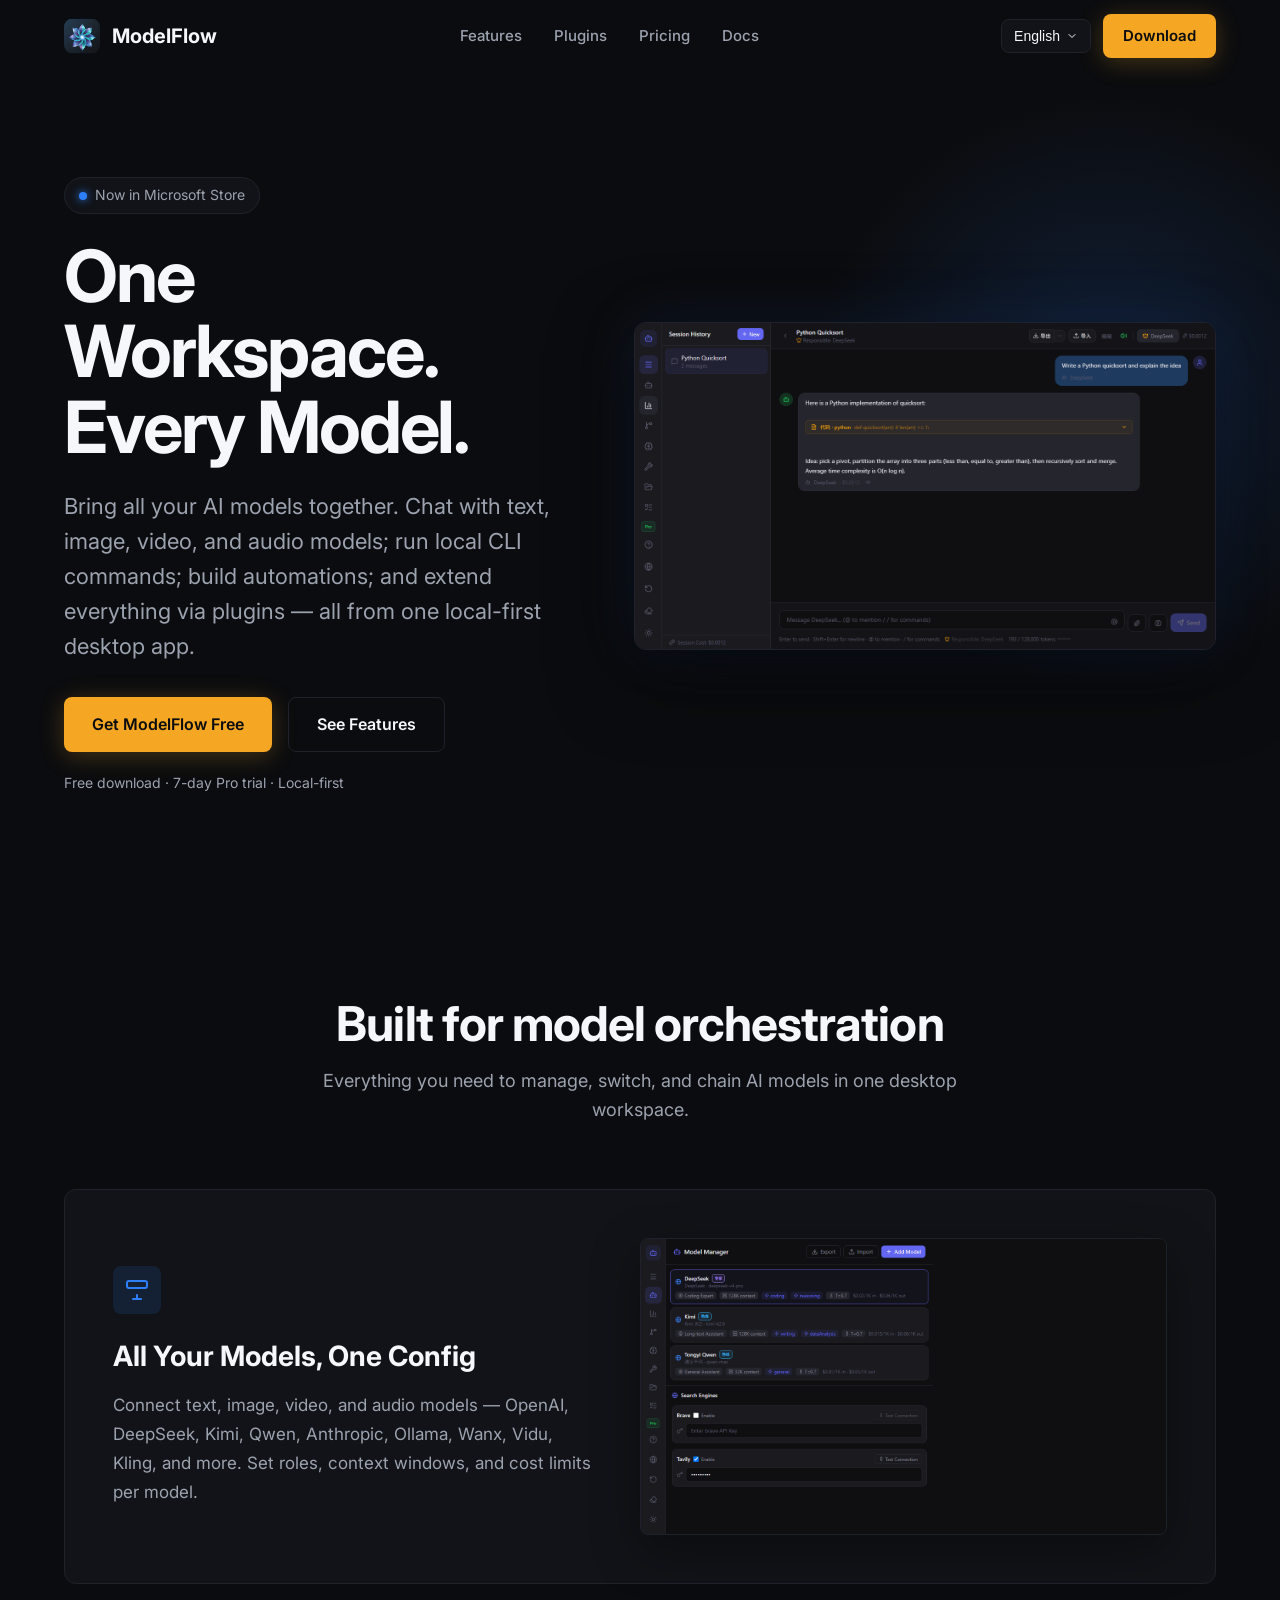
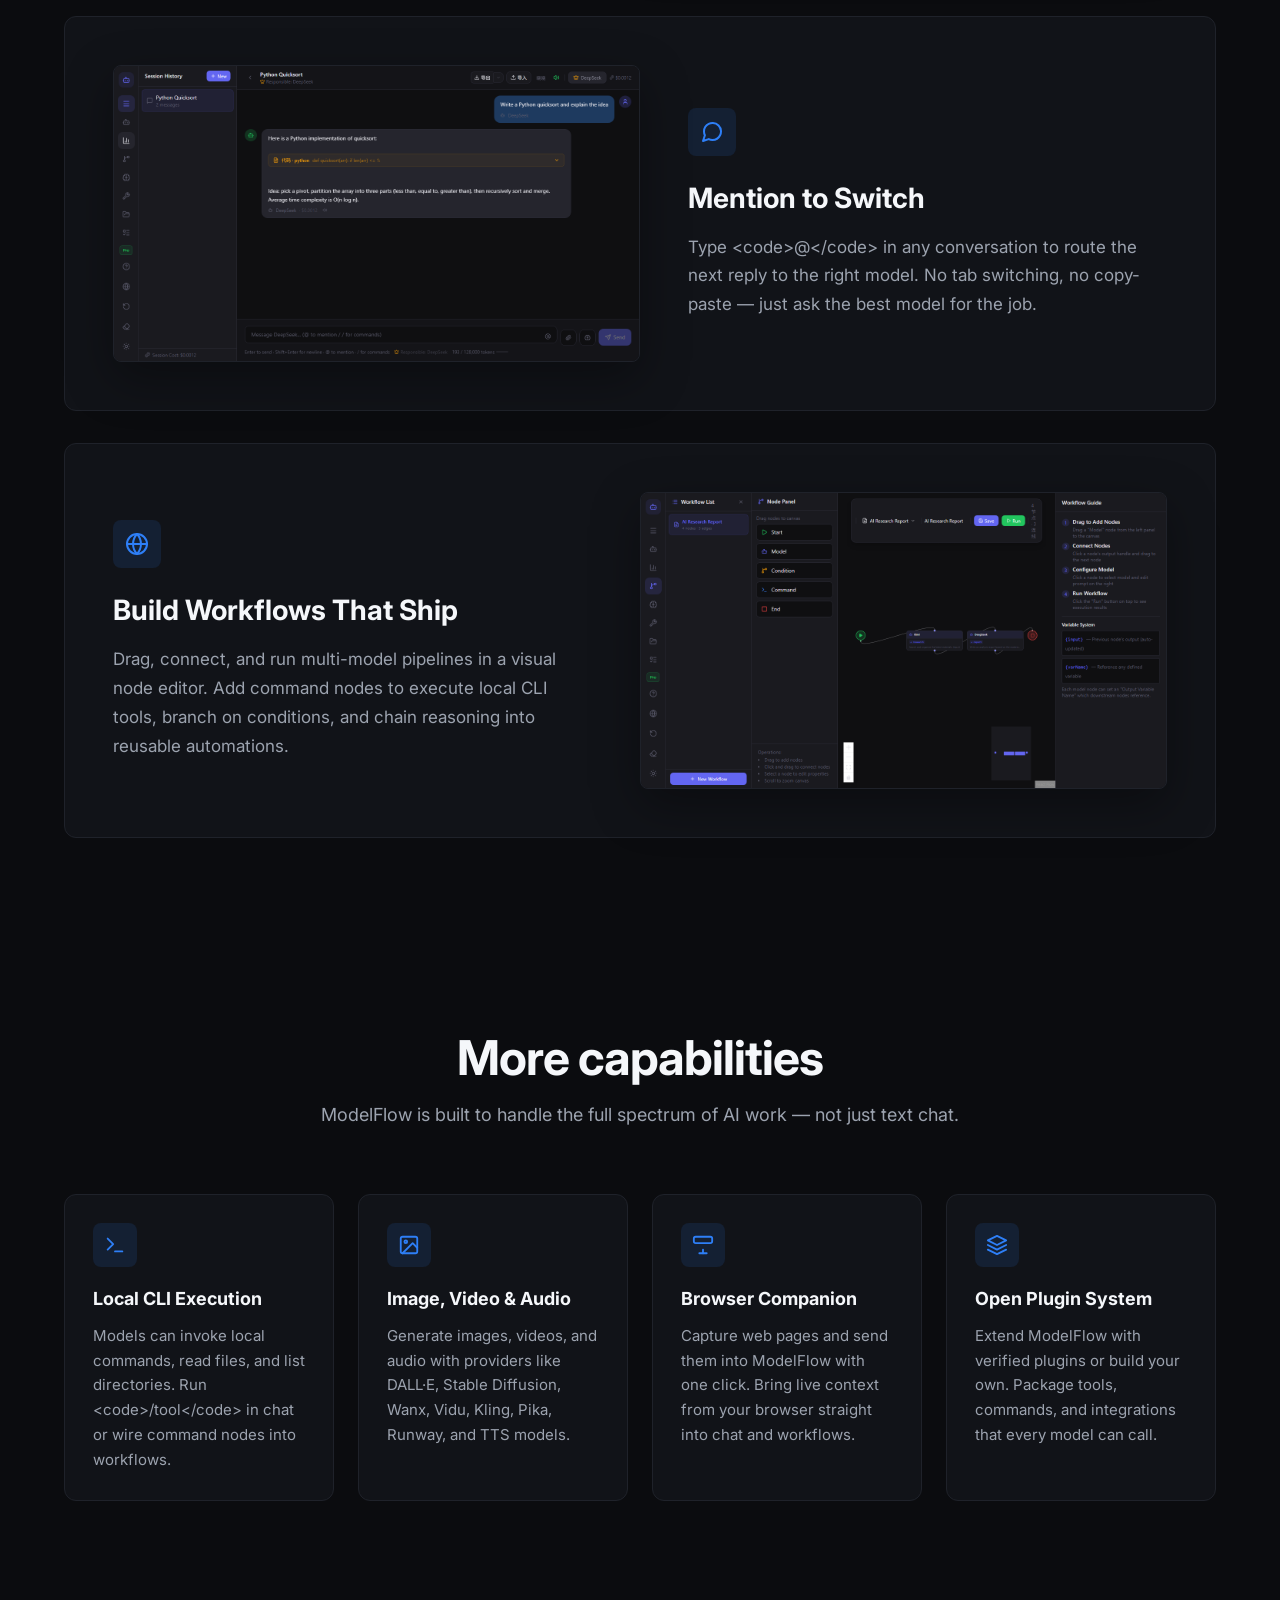
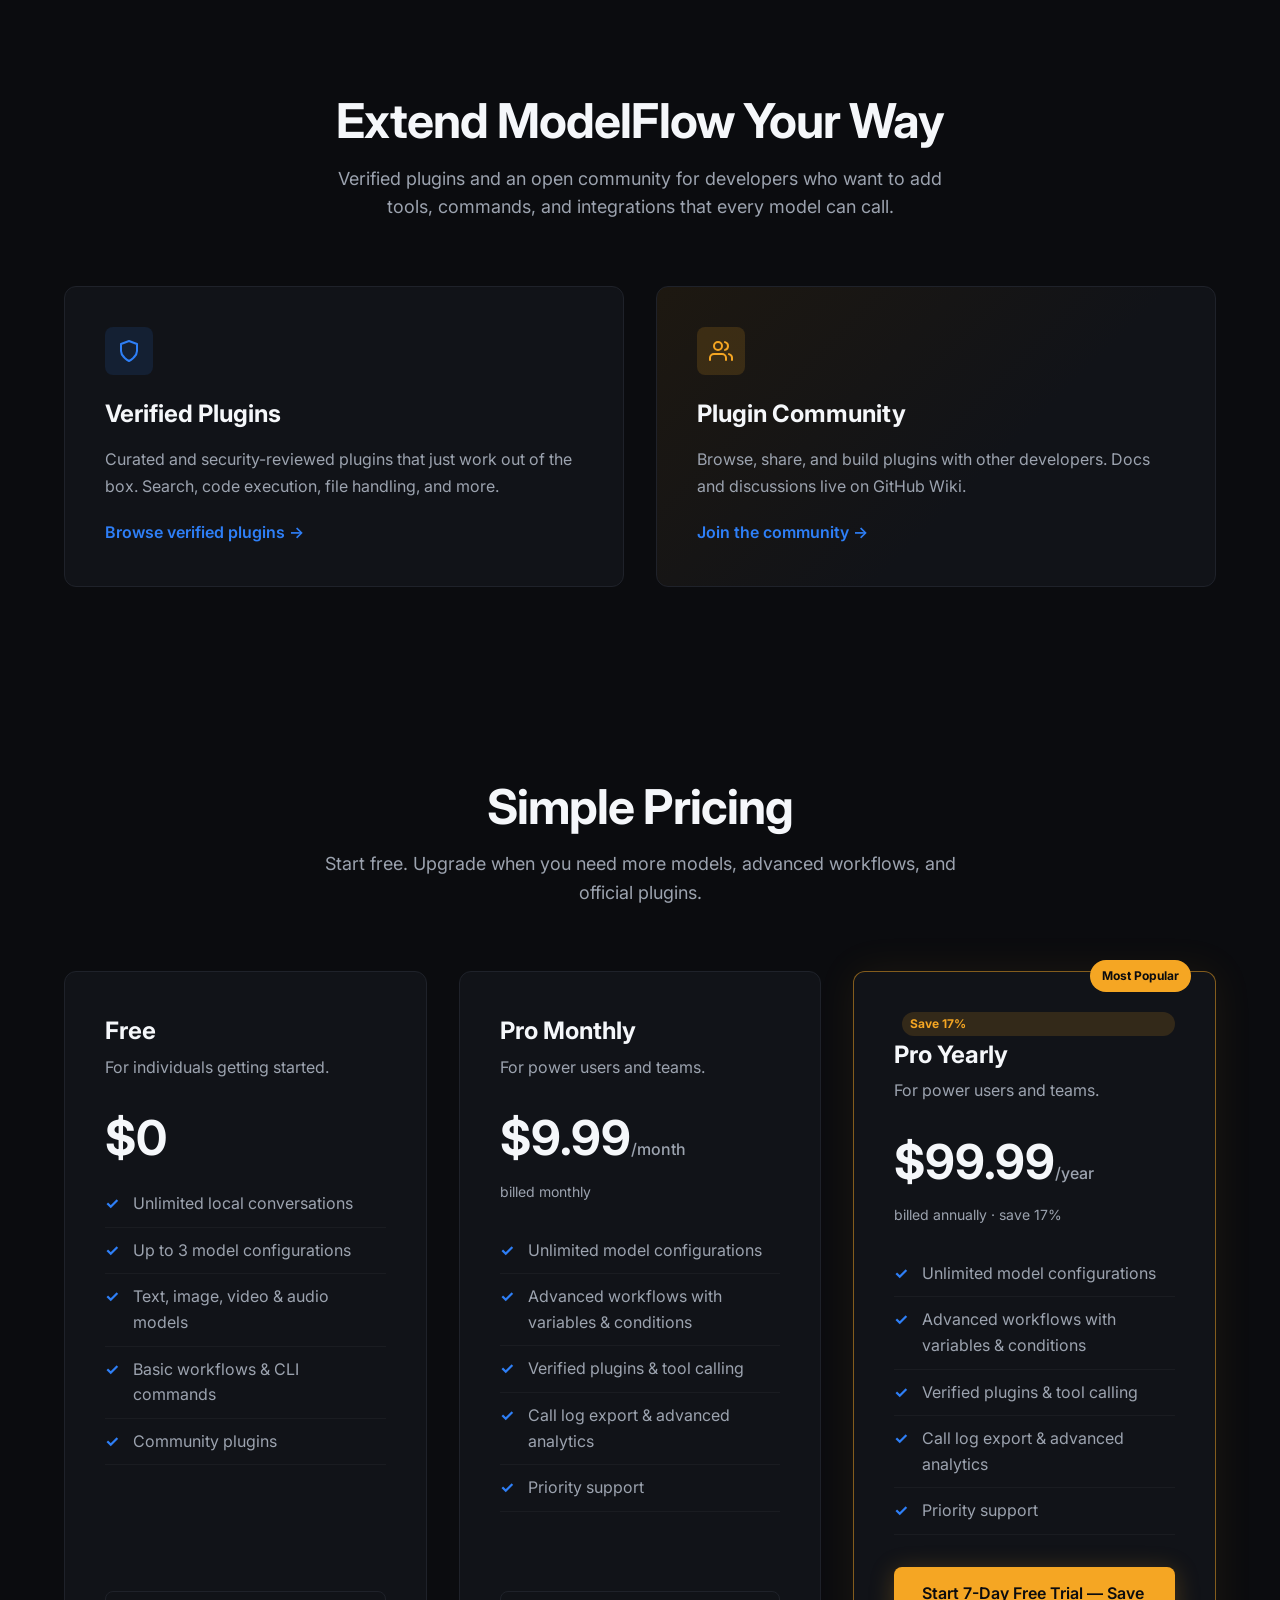
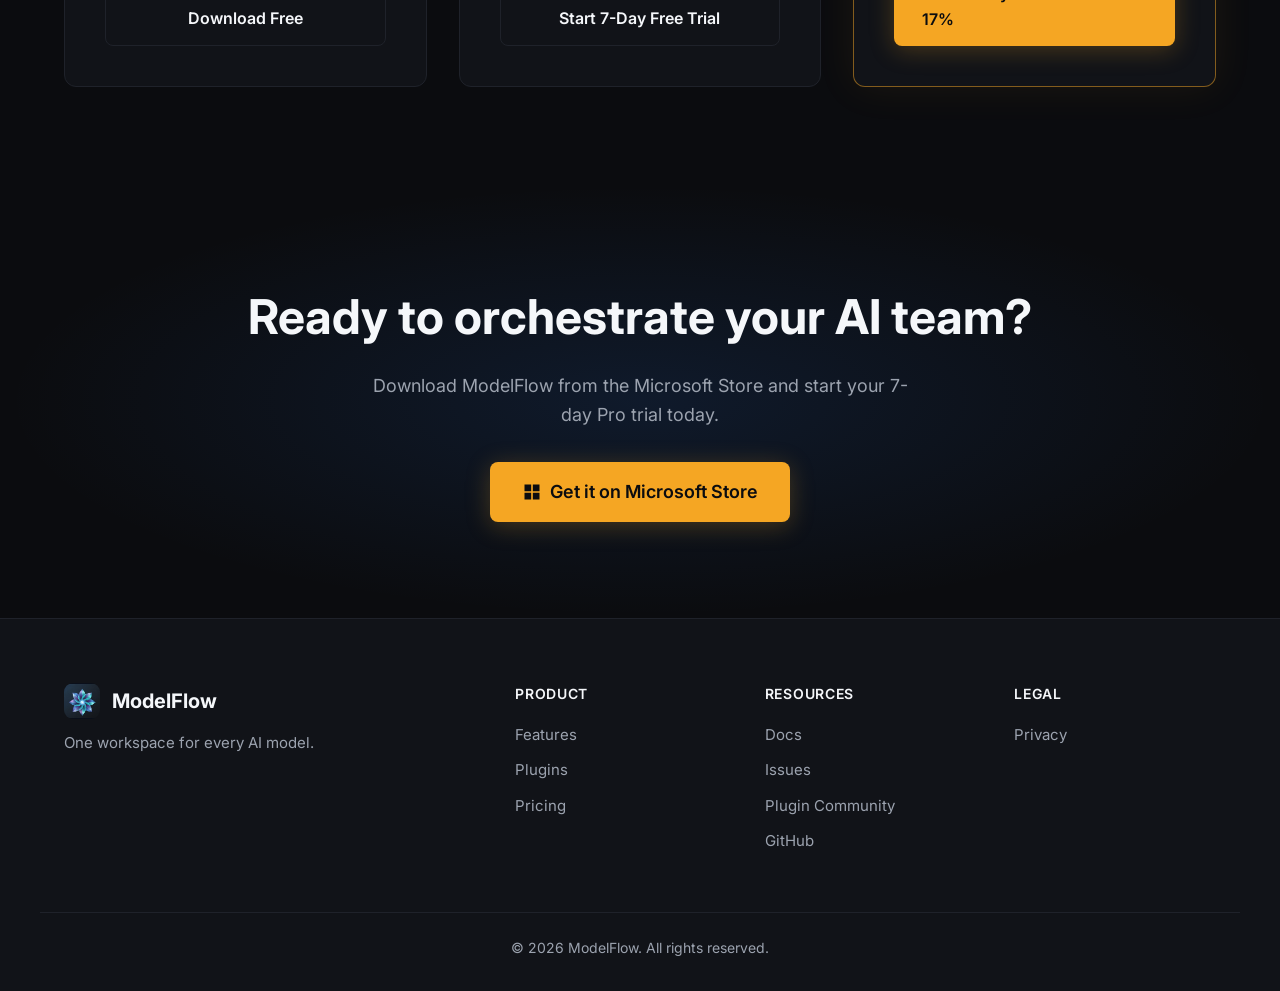
<file: index.html>
<!DOCTYPE html>
<html lang="en">
<head>
  <meta charset="UTF-8" />
  <meta name="viewport" content="width=device-width, initial-scale=1.0" />
  <title>ModelFlow — One Workspace. Every Model.</title>
  <meta name="description" content="Chat with text, image, video, and audio models. Run local CLI commands, build visual workflows, and extend via plugins — all in one local-first AI workspace." />
  <link rel="preconnect" href="https://fonts.googleapis.com" />
  <link rel="preconnect" href="https://fonts.gstatic.com" crossorigin />
  <link href="https://fonts.googleapis.com/css2?family=Inter:wght@400;500;600;700&display=swap" rel="stylesheet" />
  <link rel="stylesheet" href="css/styles.css" />
</head>
<body>
  <nav class="navbar" id="navbar">
    <div class="container">
      <a href="#" class="nav-brand">
        <img src="assets/logo.png" alt="ModelFlow logo" />
        <span>ModelFlow</span>
      </a>
      <ul class="nav-links" id="nav-links">
        <li><a href="#features" data-i18n="nav.features">Features</a></li>
        <li><a href="#plugins" data-i18n="nav.plugins">Plugins</a></li>
        <li><a href="#pricing" data-i18n="nav.pricing">Pricing</a></li>
        <li><a href="./docs/index.html" data-i18n="nav.docs" data-docs-link>Docs</a></li>
      </ul>
      <div class="nav-cta">
        <div class="lang-select" id="lang-select">
          <button type="button" class="lang-select-trigger" id="lang-select-trigger" aria-haspopup="listbox" aria-expanded="false">
            <span id="lang-select-current">English</span>
            <svg width="12" height="12" viewBox="0 0 24 24" fill="none" stroke="currentColor" stroke-width="2" stroke-linecap="round" stroke-linejoin="round"><polyline points="6 9 12 15 18 9"></polyline></svg>
          </button>
          <ul class="lang-select-dropdown" id="lang-select-dropdown" role="listbox" aria-label="Select language">
            <li role="option" data-lang="en" tabindex="0">English</li>
            <li role="option" data-lang="zh-CN" tabindex="0">简体中文</li>
            <li role="option" data-lang="zh-TW" tabindex="0">繁體中文</li>
            <li role="option" data-lang="ja" tabindex="0">日本語</li>
            <li role="option" data-lang="ko" tabindex="0">한국어</li>
            <li role="option" data-lang="de" tabindex="0">Deutsch</li>
            <li role="option" data-lang="fr" tabindex="0">Français</li>
            <li role="option" data-lang="es" tabindex="0">Español</li>
          </ul>
        </div>
        <a class="btn btn-cta" href="https://apps.microsoft.com/detail/9PKVZ235H6TD" target="_blank" rel="noopener" data-i18n="nav.download">Download</a>
        <button type="button" class="nav-toggle" id="nav-toggle" aria-label="Open menu">
          <span></span>
          <span></span>
          <span></span>
        </button>
      </div>
    </div>
  </nav>
  <main id="main">
    <section class="hero" id="hero">
      <div class="container hero-grid">
        <div class="hero-content">
          <div class="tagline"><span class="tagline-dot"></span> <span data-i18n="hero.tagline">Now in Microsoft Store</span></div>
          <h1 class="hero-title" data-i18n="hero.title" data-i18n-html>One Workspace.<br />Every Model.</h1>
          <p class="hero-subtitle" data-i18n="hero.subtitle">
            Bring all your AI models together. Chat with text, image, video, and audio models; run local CLI commands; build automations; and extend everything via plugins — all from one local-first desktop app.
          </p>
          <div class="hero-ctas">
            <a class="btn btn-cta" href="https://apps.microsoft.com/detail/9PKVZ235H6TD" target="_blank" rel="noopener" data-i18n="hero.ctaPrimary">
              Get ModelFlow Free
            </a>
            <a class="btn btn-secondary" href="#features" data-i18n="hero.ctaSecondary">See Features</a>
          </div>
          <p class="hero-trust" data-i18n="hero.trust">Free download · 7-day Pro trial · Local-first</p>
        </div>
        <div class="hero-visual">
          <img src="assets/screenshot-chat.png" alt="ModelFlow chat interface with @model mentions" />
        </div>
      </div>
      <div class="hero-glow"></div>
    </section>
    <section class="section features" id="features">
      <div class="container">
        <div class="section-header">
          <h2 class="section-title" data-i18n="features.title">Built for model orchestration</h2>
          <p class="section-subtitle" data-i18n="features.subtitle">Everything you need to manage, switch, and chain AI models in one desktop workspace.</p>
        </div>
        <div class="features-grid">
          <article class="feature-card feature-card-wide">
            <div class="feature-content">
              <div class="feature-icon">
                <svg width="24" height="24" viewBox="0 0 24 24" fill="none" stroke="currentColor" stroke-width="2" stroke-linecap="round" stroke-linejoin="round"><rect x="2" y="3" width="20" height="7" rx="2" ry="2"></rect><line x1="8" y1="21" x2="16" y2="21"></line><line x1="12" y1="17" x2="12" y2="21"></line></svg>
              </div>
              <h3 class="feature-title" data-i18n="features.modelsTitle">All Your Models, One Config</h3>
              <p class="feature-desc" data-i18n="features.modelsDesc">Connect text, image, video, and audio models — OpenAI, DeepSeek, Kimi, Qwen, Anthropic, Ollama, Wanx, Vidu, Kling, and more. Set roles, context windows, and cost limits per model.</p>
            </div>
            <div class="feature-media">
              <img src="assets/screenshot-models.png" alt="Model manager showing multiple configured LLM providers" />
            </div>
          </article>
          <article class="feature-card feature-card-wide feature-card-reverse">
            <div class="feature-content">
              <div class="feature-icon">
                <svg width="24" height="24" viewBox="0 0 24 24" fill="none" stroke="currentColor" stroke-width="2" stroke-linecap="round" stroke-linejoin="round"><path d="M21 11.5a8.38 8.38 0 0 1-.9 3.8 8.5 8.5 0 0 1-7.6 4.7 8.38 8.38 0 0 1-3.8-.9L3 21l1.9-5.7a8.38 8.38 0 0 1-.9-3.8 8.5 8.5 0 0 1 4.7-7.6 8.38 8.38 0 0 1 3.8-.9h.5a8.48 8.48 0 0 1 8 8v.5z"></path></svg>
              </div>
              <h3 class="feature-title" data-i18n="features.mentionTitle">Mention to Switch</h3>
              <p class="feature-desc" data-i18n="features.mentionDesc">Type <code>@</code> in any conversation to route the next reply to the right model. No tab switching, no copy-paste — just ask the best model for the job.</p>
            </div>
            <div class="feature-media">
              <img src="assets/screenshot-chat.png" alt="Chat interface demonstrating @model mention" />
            </div>
          </article>
          <article class="feature-card feature-card-wide">
            <div class="feature-content">
              <div class="feature-icon">
                <svg width="24" height="24" viewBox="0 0 24 24" fill="none" stroke="currentColor" stroke-width="2" stroke-linecap="round" stroke-linejoin="round"><circle cx="12" cy="12" r="10"></circle><line x1="2" y1="12" x2="22" y2="12"></line><path d="M12 2a15.3 15.3 0 0 1 4 10 15.3 15.3 0 0 1-4 10 15.3 15.3 0 0 1-4-10 15.3 15.3 0 0 1 4-10z"></path></svg>
              </div>
              <h3 class="feature-title" data-i18n="features.workflowTitle">Build Workflows That Ship</h3>
              <p class="feature-desc" data-i18n="features.workflowDesc">Drag, connect, and run multi-model pipelines in a visual node editor. Add command nodes to execute local CLI tools, branch on conditions, and chain reasoning into reusable automations.</p>
            </div>
            <div class="feature-media">
              <img src="assets/screenshot-workflow.png" alt="Visual workflow editor with connected model nodes" />
            </div>
          </article>
        </div>
      </div>
    </section>
    <section class="section capabilities" id="capabilities">
      <div class="container">
        <div class="section-header">
          <h2 class="section-title" data-i18n="capabilities.title">More capabilities</h2>
          <p class="section-subtitle" data-i18n="capabilities.subtitle">ModelFlow is built to handle the full spectrum of AI work — not just text chat.</p>
        </div>
        <div class="capabilities-grid">
          <article class="capability-card">
            <div class="capability-icon">
              <svg width="22" height="22" viewBox="0 0 24 24" fill="none" stroke="currentColor" stroke-width="2" stroke-linecap="round" stroke-linejoin="round"><polyline points="4 17 10 11 4 5"></polyline><line x1="12" y1="19" x2="20" y2="19"></line></svg>
            </div>
            <h3 class="capability-title" data-i18n="capabilities.cliTitle">Local CLI Execution</h3>
            <p class="capability-desc" data-i18n="capabilities.cliDesc">Models can invoke local commands, read files, and list directories. Run <code>/tool</code> in chat or wire command nodes into workflows.</p>
          </article>
          <article class="capability-card">
            <div class="capability-icon">
              <svg width="22" height="22" viewBox="0 0 24 24" fill="none" stroke="currentColor" stroke-width="2" stroke-linecap="round" stroke-linejoin="round"><rect x="3" y="3" width="18" height="18" rx="2" ry="2"></rect><circle cx="8.5" cy="8.5" r="1.5"></circle><polyline points="21 15 16 10 5 21"></polyline></svg>
            </div>
            <h3 class="capability-title" data-i18n="capabilities.mediaTitle">Image, Video &amp; Audio</h3>
            <p class="capability-desc" data-i18n="capabilities.mediaDesc">Generate images, videos, and audio with providers like DALL·E, Stable Diffusion, Wanx, Vidu, Kling, Pika, Runway, and TTS models.</p>
          </article>
          <article class="capability-card">
            <div class="capability-icon">
              <svg width="22" height="22" viewBox="0 0 24 24" fill="none" stroke="currentColor" stroke-width="2" stroke-linecap="round" stroke-linejoin="round"><rect x="2" y="3" width="20" height="7" rx="2" ry="2"></rect><line x1="8" y1="21" x2="16" y2="21"></line><line x1="12" y1="17" x2="12" y2="21"></line></svg>
            </div>
            <h3 class="capability-title" data-i18n="capabilities.browserTitle">Browser Companion</h3>
            <p class="capability-desc" data-i18n="capabilities.browserDesc">Capture web pages and send them into ModelFlow with one click. Bring live context from your browser straight into chat and workflows.</p>
          </article>
          <article class="capability-card">
            <div class="capability-icon">
              <svg width="22" height="22" viewBox="0 0 24 24" fill="none" stroke="currentColor" stroke-width="2" stroke-linecap="round" stroke-linejoin="round"><path d="M12 2L2 7l10 5 10-5-10-5z"></path><path d="M2 17l10 5 10-5"></path><path d="M2 12l10 5 10-5"></path></svg>
            </div>
            <h3 class="capability-title" data-i18n="capabilities.pluginTitle">Open Plugin System</h3>
            <p class="capability-desc" data-i18n="capabilities.pluginDesc">Extend ModelFlow with verified plugins or build your own. Package tools, commands, and integrations that every model can call.</p>
          </article>
        </div>
      </div>
    </section>
    <section class="section plugins" id="plugins">
      <div class="container">
        <div class="section-header">
          <h2 class="section-title" data-i18n="plugins.title">Extend ModelFlow Your Way</h2>
          <p class="section-subtitle" data-i18n="plugins.subtitle">Verified plugins and an open community for developers who want to add tools, commands, and integrations that every model can call.</p>
        </div>
        <div class="plugins-grid">
          <article class="plugin-card">
            <div class="plugin-icon">
              <svg width="24" height="24" viewBox="0 0 24 24" fill="none" stroke="currentColor" stroke-width="2" stroke-linecap="round" stroke-linejoin="round"><path d="M12 22s8-4 8-10V5l-8-3-8 3v7c0 6 8 10 8 10z"></path></svg>
            </div>
            <h3 class="plugin-title" data-i18n="plugins.verifiedTitle">Verified Plugins</h3>
            <p class="plugin-desc" data-i18n="plugins.verifiedDesc">Curated and security-reviewed plugins that just work out of the box. Search, code execution, file handling, and more.</p>
            <a class="plugin-link" href="https://github.com/ModelFlow-App/multi-agent-platform/wiki/Verified-Plugins" target="_blank" rel="noopener" data-i18n="plugins.verifiedLink">Browse verified plugins →</a>
          </article>
          <article class="plugin-card plugin-card-community">
            <div class="plugin-icon">
              <svg width="24" height="24" viewBox="0 0 24 24" fill="none" stroke="currentColor" stroke-width="2" stroke-linecap="round" stroke-linejoin="round"><path d="M17 21v-2a4 4 0 0 0-4-4H5a4 4 0 0 0-4 4v2"></path><circle cx="9" cy="7" r="4"></circle><path d="M23 21v-2a4 4 0 0 0-3-3.87"></path><path d="M16 3.13a4 4 0 0 1 0 7.75"></path></svg>
            </div>
            <h3 class="plugin-title" data-i18n="plugins.communityTitle">Plugin Community</h3>
            <p class="plugin-desc" data-i18n="plugins.communityDesc">Browse, share, and build plugins with other developers. Docs and discussions live on GitHub Wiki.</p>
            <a class="plugin-link" href="https://github.com/ModelFlow-App/multi-agent-platform/discussions" target="_blank" rel="noopener" data-i18n="plugins.communityLink">Join the community →</a>
          </article>
        </div>
      </div>
    </section>
    <section class="section pricing" id="pricing">
      <div class="container">
        <div class="section-header">
          <h2 class="section-title" data-i18n="pricing.title">Simple Pricing</h2>
          <p class="section-subtitle" data-i18n="pricing.subtitle">Start free. Upgrade when you need more models, advanced workflows, and official plugins.</p>
        </div>
        <div class="pricing-grid">
          <article class="pricing-card">
            <h3 class="pricing-name" data-i18n="pricing.freeName">Free</h3>
            <p class="pricing-desc" data-i18n="pricing.freeDesc">For individuals getting started.</p>
            <div class="pricing-price" data-i18n="pricing.freePrice">$0</div>
            <ul class="pricing-features">
              <li data-i18n="pricing.freeFeature1">Unlimited local conversations</li>
              <li data-i18n="pricing.freeFeature2">Up to 3 model configurations</li>
              <li data-i18n="pricing.freeFeature3">Text, image, video &amp; audio models</li>
              <li data-i18n="pricing.freeFeature4">Basic workflows &amp; CLI commands</li>
              <li data-i18n="pricing.freeFeature5">Community plugins</li>
            </ul>
            <a class="btn btn-secondary pricing-btn" href="https://apps.microsoft.com/detail/9PKVZ235H6TD" target="_blank" rel="noopener" data-i18n="pricing.freeBtn">Download Free</a>
          </article>
          <article class="pricing-card">
            <h3 class="pricing-name" data-i18n="pricing.proMonthlyName">Pro Monthly</h3>
            <p class="pricing-desc" data-i18n="pricing.proDesc">For power users and teams.</p>
            <div class="pricing-price" data-i18n="pricing.proMonthlyPrice" data-i18n-html>$9.99<span>/month</span></div>
            <p class="pricing-billing" data-i18n="pricing.proMonthlyBilling">billed monthly</p>
            <ul class="pricing-features">
              <li data-i18n="pricing.proFeature1">Unlimited model configurations</li>
              <li data-i18n="pricing.proFeature2">Advanced workflows with variables &amp; conditions</li>
              <li data-i18n="pricing.proFeature3">Verified plugins &amp; tool calling</li>
              <li data-i18n="pricing.proFeature4">Call log export &amp; advanced analytics</li>
              <li data-i18n="pricing.proFeature5">Priority support</li>
            </ul>
            <a class="btn btn-secondary pricing-btn" href="https://apps.microsoft.com/detail/9PKVZ235H6TD" target="_blank" rel="noopener" data-i18n="pricing.proMonthlyBtn">Start 7-Day Free Trial</a>
          </article>
          <article class="pricing-card pricing-card-popular">
            <span class="pricing-badge" data-i18n="pricing.popularBadge">Most Popular</span>
            <span class="pricing-save" data-i18n="pricing.saveBadge">Save 17%</span>
            <h3 class="pricing-name" data-i18n="pricing.proYearlyName">Pro Yearly</h3>
            <p class="pricing-desc" data-i18n="pricing.proDesc">For power users and teams.</p>
            <div class="pricing-price" data-i18n="pricing.proYearlyPrice" data-i18n-html>$99.99<span>/year</span></div>
            <p class="pricing-billing" data-i18n="pricing.proYearlyBilling">billed annually · save 17%</p>
            <ul class="pricing-features">
              <li data-i18n="pricing.proFeature1">Unlimited model configurations</li>
              <li data-i18n="pricing.proFeature2">Advanced workflows with variables &amp; conditions</li>
              <li data-i18n="pricing.proFeature3">Verified plugins &amp; tool calling</li>
              <li data-i18n="pricing.proFeature4">Call log export &amp; advanced analytics</li>
              <li data-i18n="pricing.proFeature5">Priority support</li>
            </ul>
            <a class="btn btn-cta pricing-btn" href="https://apps.microsoft.com/detail/9PKVZ235H6TD" target="_blank" rel="noopener" data-i18n="pricing.proYearlyBtn">Start 7-Day Free Trial — Save 17%</a>
          </article>
        </div>
      </div>
    </section>
    <section class="section cta" id="download">
      <div class="container cta-inner">
        <h2 class="cta-title" data-i18n="cta.title">Ready to orchestrate your AI team?</h2>
        <p class="cta-subtitle" data-i18n="cta.subtitle">Download ModelFlow from the Microsoft Store and start your 7-day Pro trial today.</p>
        <a class="btn btn-cta cta-btn" href="https://apps.microsoft.com/detail/9PKVZ235H6TD" target="_blank" rel="noopener">
          <svg width="20" height="20" viewBox="0 0 24 24" fill="currentColor"><path d="M3 3h8v8H3V3zm10 0h8v8h-8V3zM3 13h8v8H3v-8zm10 0h8v8h-8v-8z"/></svg>
          <span data-i18n="cta.btn">Get it on Microsoft Store</span>
        </a>
      </div>
    </section>
  </main>
  <footer class="footer">
    <div class="container footer-grid">
      <div class="footer-brand">
        <a href="#" class="nav-brand">
          <img src="assets/logo.png" alt="ModelFlow logo" />
          <span>ModelFlow</span>
        </a>
        <p class="footer-tagline" data-i18n="footer.tagline">One workspace for every AI model.</p>
      </div>
      <div class="footer-links">
        <h4 data-i18n="footer.product">Product</h4>
        <ul>
          <li><a href="#features" data-i18n="nav.features">Features</a></li>
          <li><a href="#plugins" data-i18n="nav.plugins">Plugins</a></li>
          <li><a href="#pricing" data-i18n="nav.pricing">Pricing</a></li>
        </ul>
      </div>
      <div class="footer-links">
        <h4 data-i18n="footer.resources">Resources</h4>
        <ul>
          <li><a href="./docs/index.html" data-i18n="nav.docs" data-docs-link>Docs</a></li>
          <li><a href="https://github.com/AndyatJava/ModelFlow/issues" target="_blank" rel="noopener" data-i18n="footer.issues">Issues</a></li>
          <li><a href="https://github.com/ModelFlow-App/multi-agent-platform/discussions" target="_blank" rel="noopener" data-i18n="plugins.communityTitle">Community</a></li>
          <li><a href="https://github.com/ModelFlow-App/multi-agent-platform" target="_blank" rel="noopener">GitHub</a></li>
        </ul>
      </div>
      <div class="footer-links">
        <h4 data-i18n="footer.legal">Legal</h4>
        <ul>
          <li><a href="https://github.com/ModelFlow-App/multi-agent-platform/blob/main/PRIVACY.md" target="_blank" rel="noopener" data-i18n="footer.privacy">Privacy</a></li>
        </ul>
      </div>
    </div>
    <div class="container footer-bottom">
      <p data-i18n="footer.copyright">© 2026 ModelFlow. All rights reserved.</p>
    </div>
  </footer>
  <script src="js/i18n.js"></script>
  <script src="js/main.js"></script>
</body>
</html>
</file>
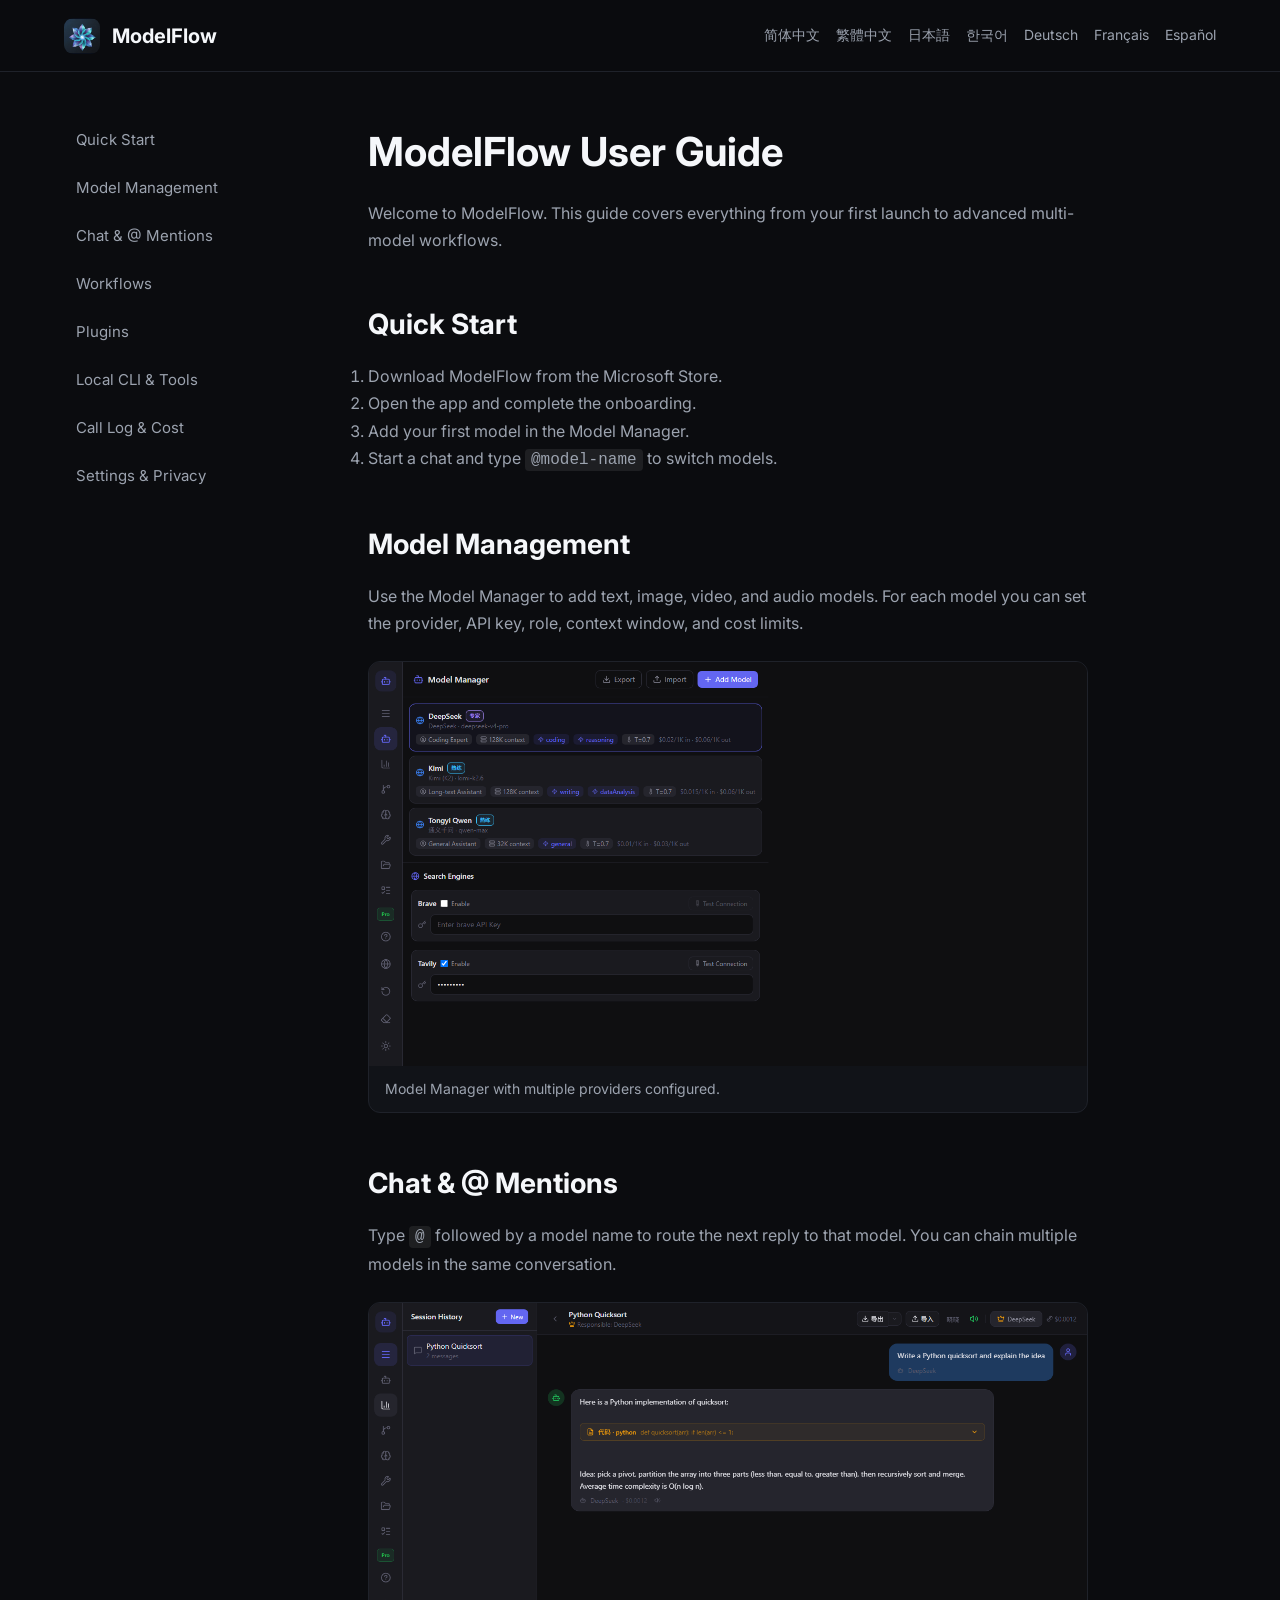
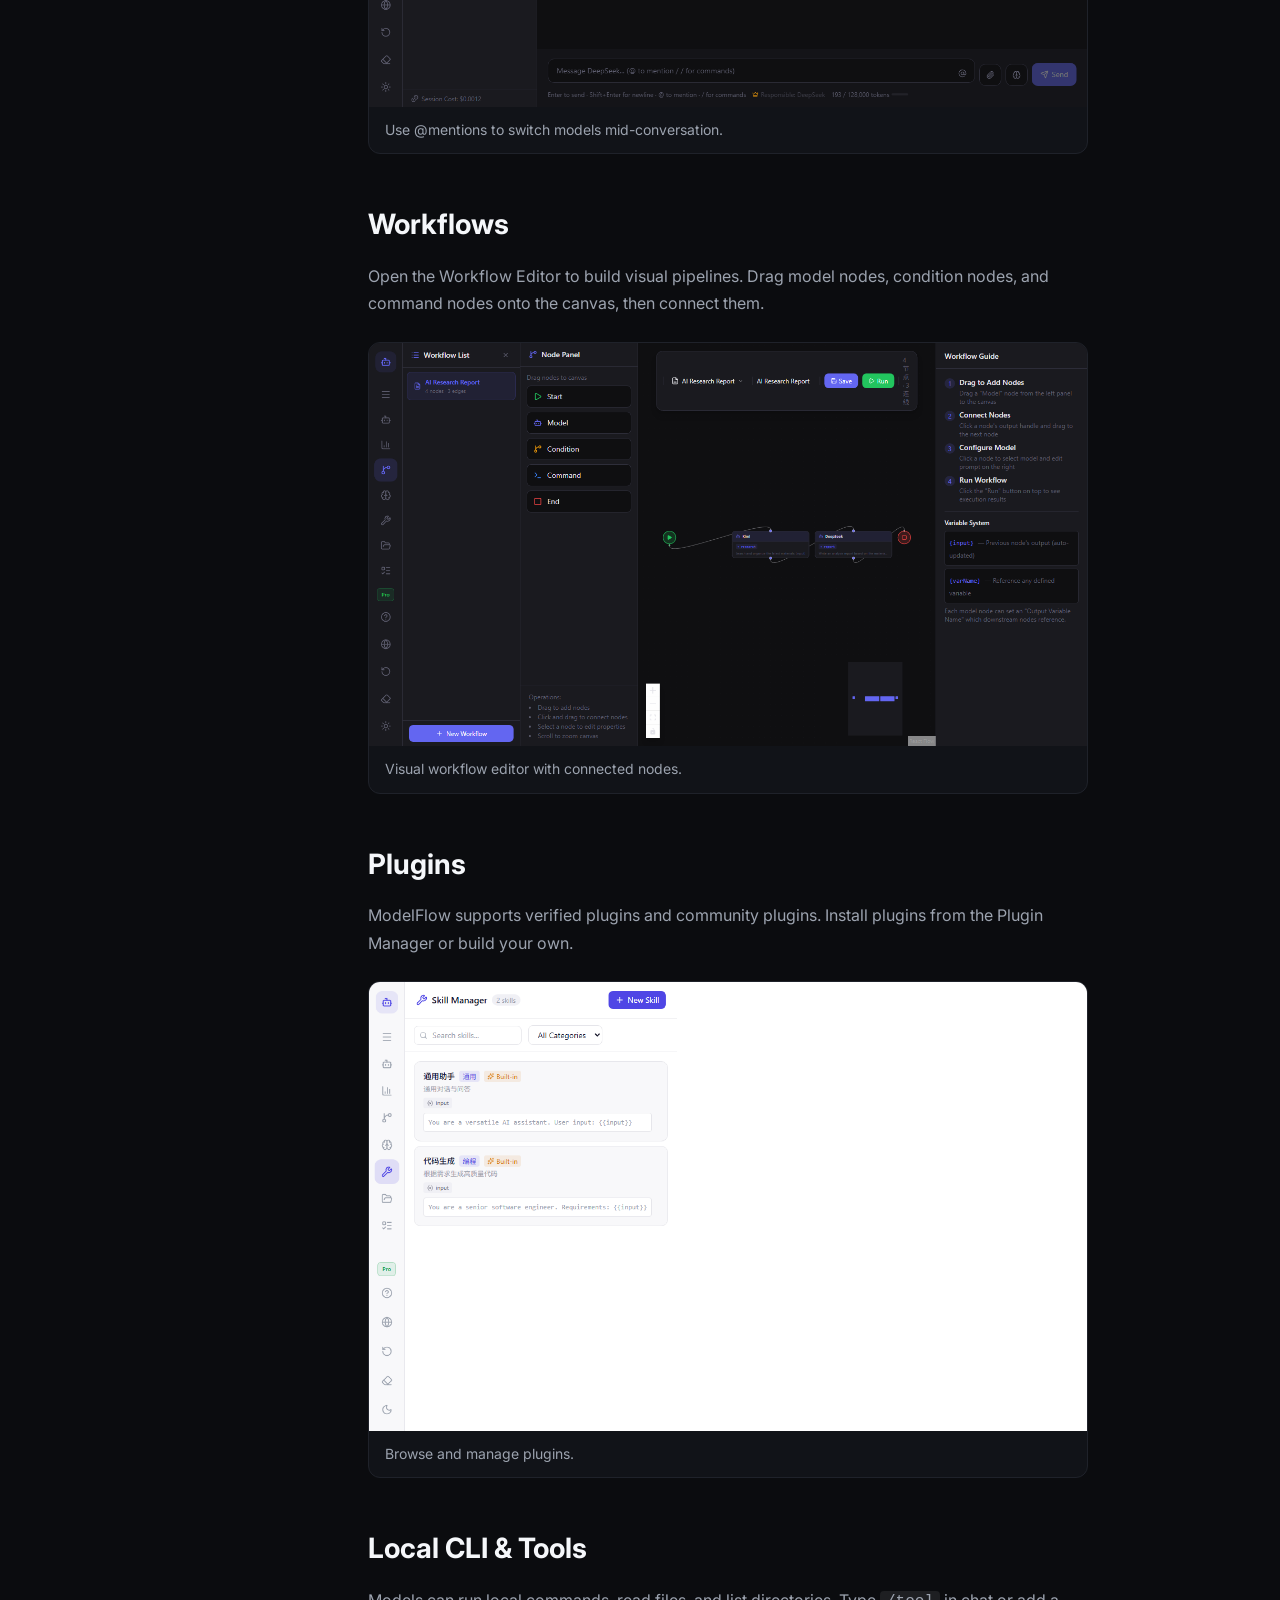
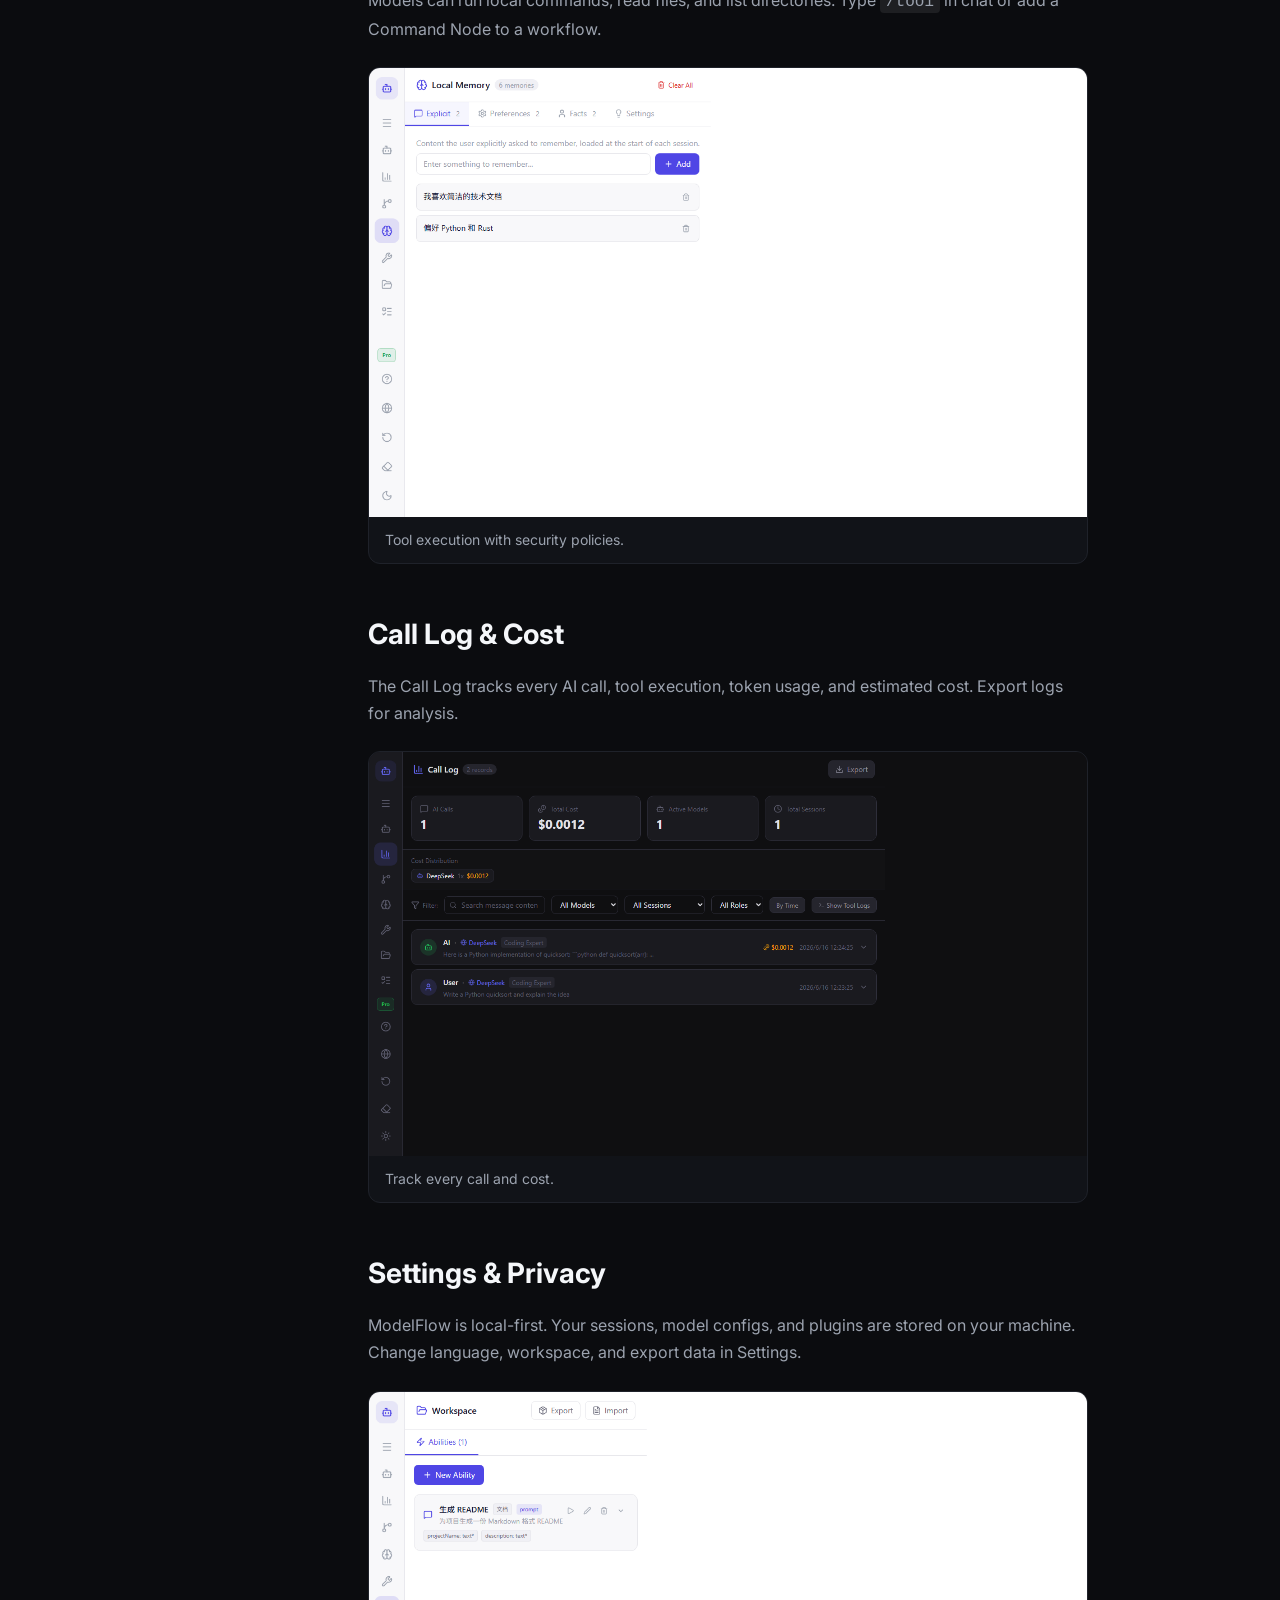
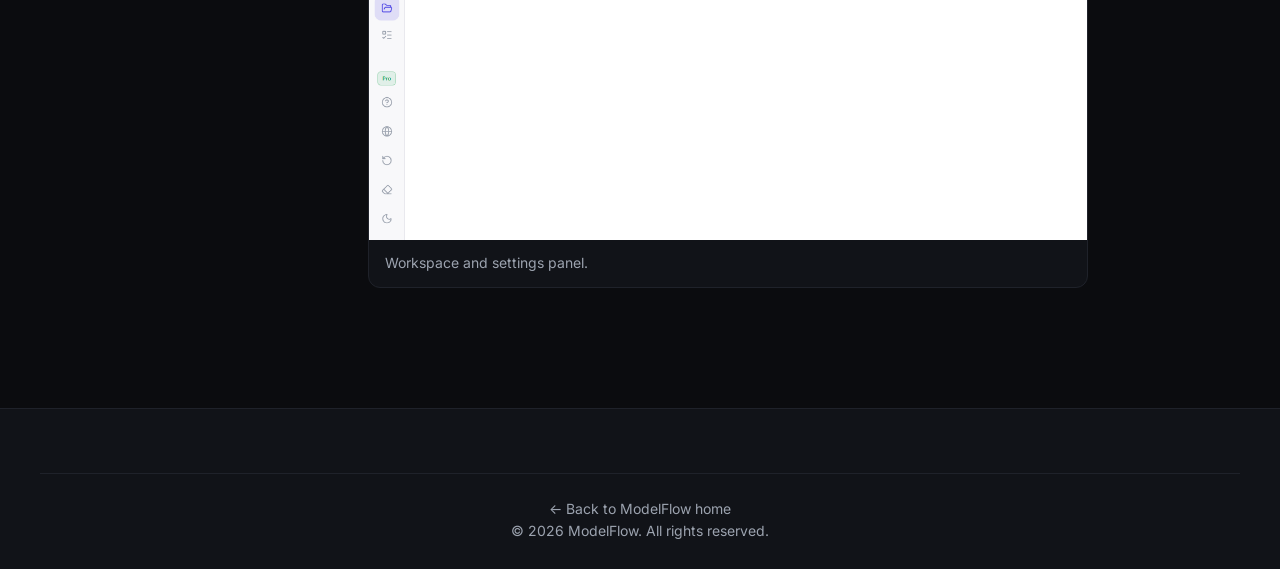
<file: docs/index.html>
<!DOCTYPE html>
<html lang="en">
<head>
  <meta charset="UTF-8" />
  <meta name="viewport" content="width=device-width, initial-scale=1.0" />
  <title>ModelFlow Documentation</title>
  <meta name="description" content="ModelFlow user guide and documentation." />
  <script>
    (function () {
      var supported = ['en', 'zh-CN', 'zh-TW', 'ja', 'ko', 'de', 'fr', 'es'];
      var stored;
      try { stored = localStorage.getItem('modelflow-lang'); } catch (e) {}
      var lang = stored || (navigator.language || 'en');
      var match = supported.find(function (l) { return l.toLowerCase() === lang.toLowerCase(); });
      if (!match) match = supported.find(function (l) { return lang.toLowerCase().indexOf(l.toLowerCase() + '-') === 0; });
      if (!match) match = 'en';
      window.location.replace('./' + match + '/index.html');
    })();
  </script>
</head>
<body style="background:#0B0C0F;color:#F5F7FA;font-family:system-ui,-apple-system,BlinkMacSystemFont,'Segoe UI',Roboto,sans-serif;">
  <main style="display:flex;align-items:center;justify-content:center;min-height:100vh;text-align:center;">
    <div style="padding:24px;">
      <h1 style="font-size:2rem;margin-bottom:16px;">ModelFlow Documentation</h1>
      <p style="color:#9CA3AF;margin-bottom:24px;">Choose your language:</p>
      <ul style="list-style:none;padding:0;display:flex;gap:16px;justify-content:center;flex-wrap:wrap;">
        <li><a href="./en/index.html" style="color:#2E7FF7;text-decoration:none;font-weight:500;">English</a></li>
        <li><a href="./zh-CN/index.html" style="color:#2E7FF7;text-decoration:none;font-weight:500;">简体中文</a></li>
        <li><a href="./zh-TW/index.html" style="color:#2E7FF7;text-decoration:none;font-weight:500;">繁體中文</a></li>
        <li><a href="./ja/index.html" style="color:#2E7FF7;text-decoration:none;font-weight:500;">日本語</a></li>
        <li><a href="./ko/index.html" style="color:#2E7FF7;text-decoration:none;font-weight:500;">한국어</a></li>
        <li><a href="./de/index.html" style="color:#2E7FF7;text-decoration:none;font-weight:500;">Deutsch</a></li>
        <li><a href="./fr/index.html" style="color:#2E7FF7;text-decoration:none;font-weight:500;">Français</a></li>
        <li><a href="./es/index.html" style="color:#2E7FF7;text-decoration:none;font-weight:500;">Español</a></li>
      </ul>
    </div>
  </main>
</body>
</html>
</file>
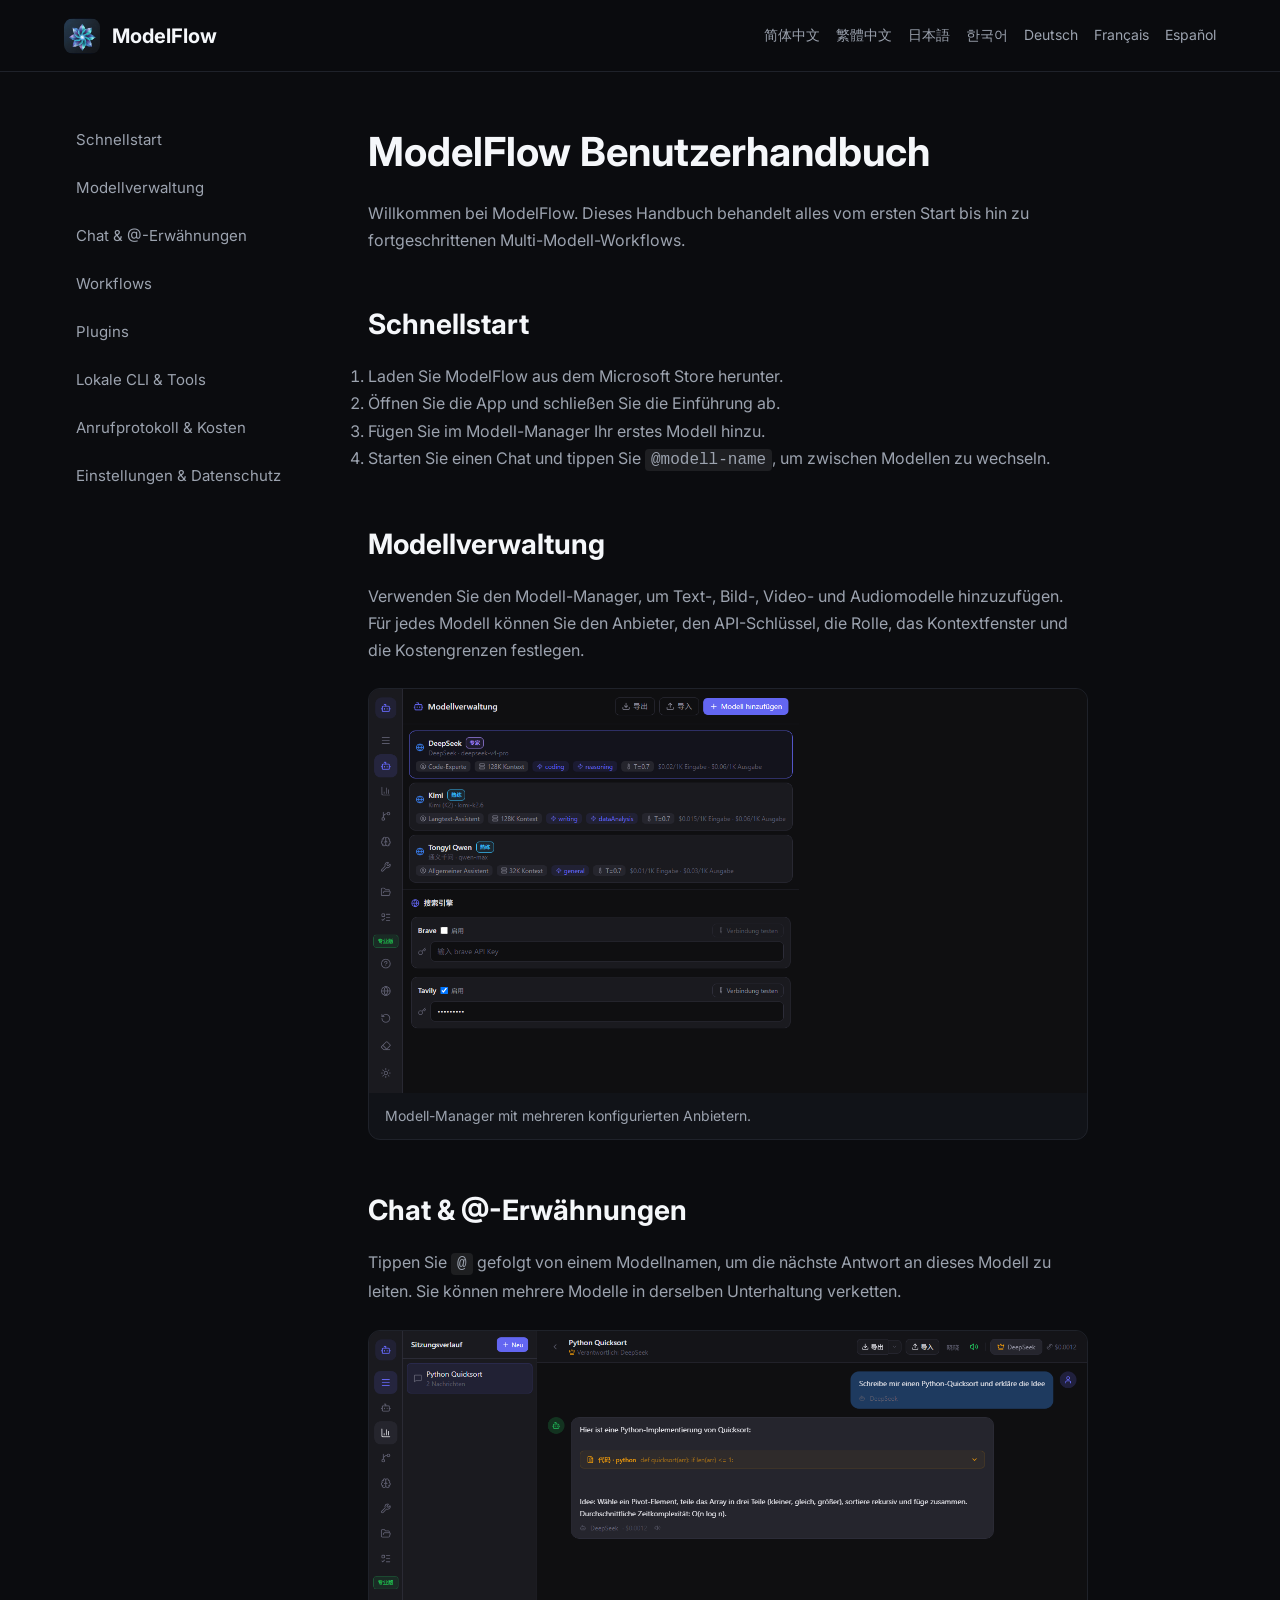
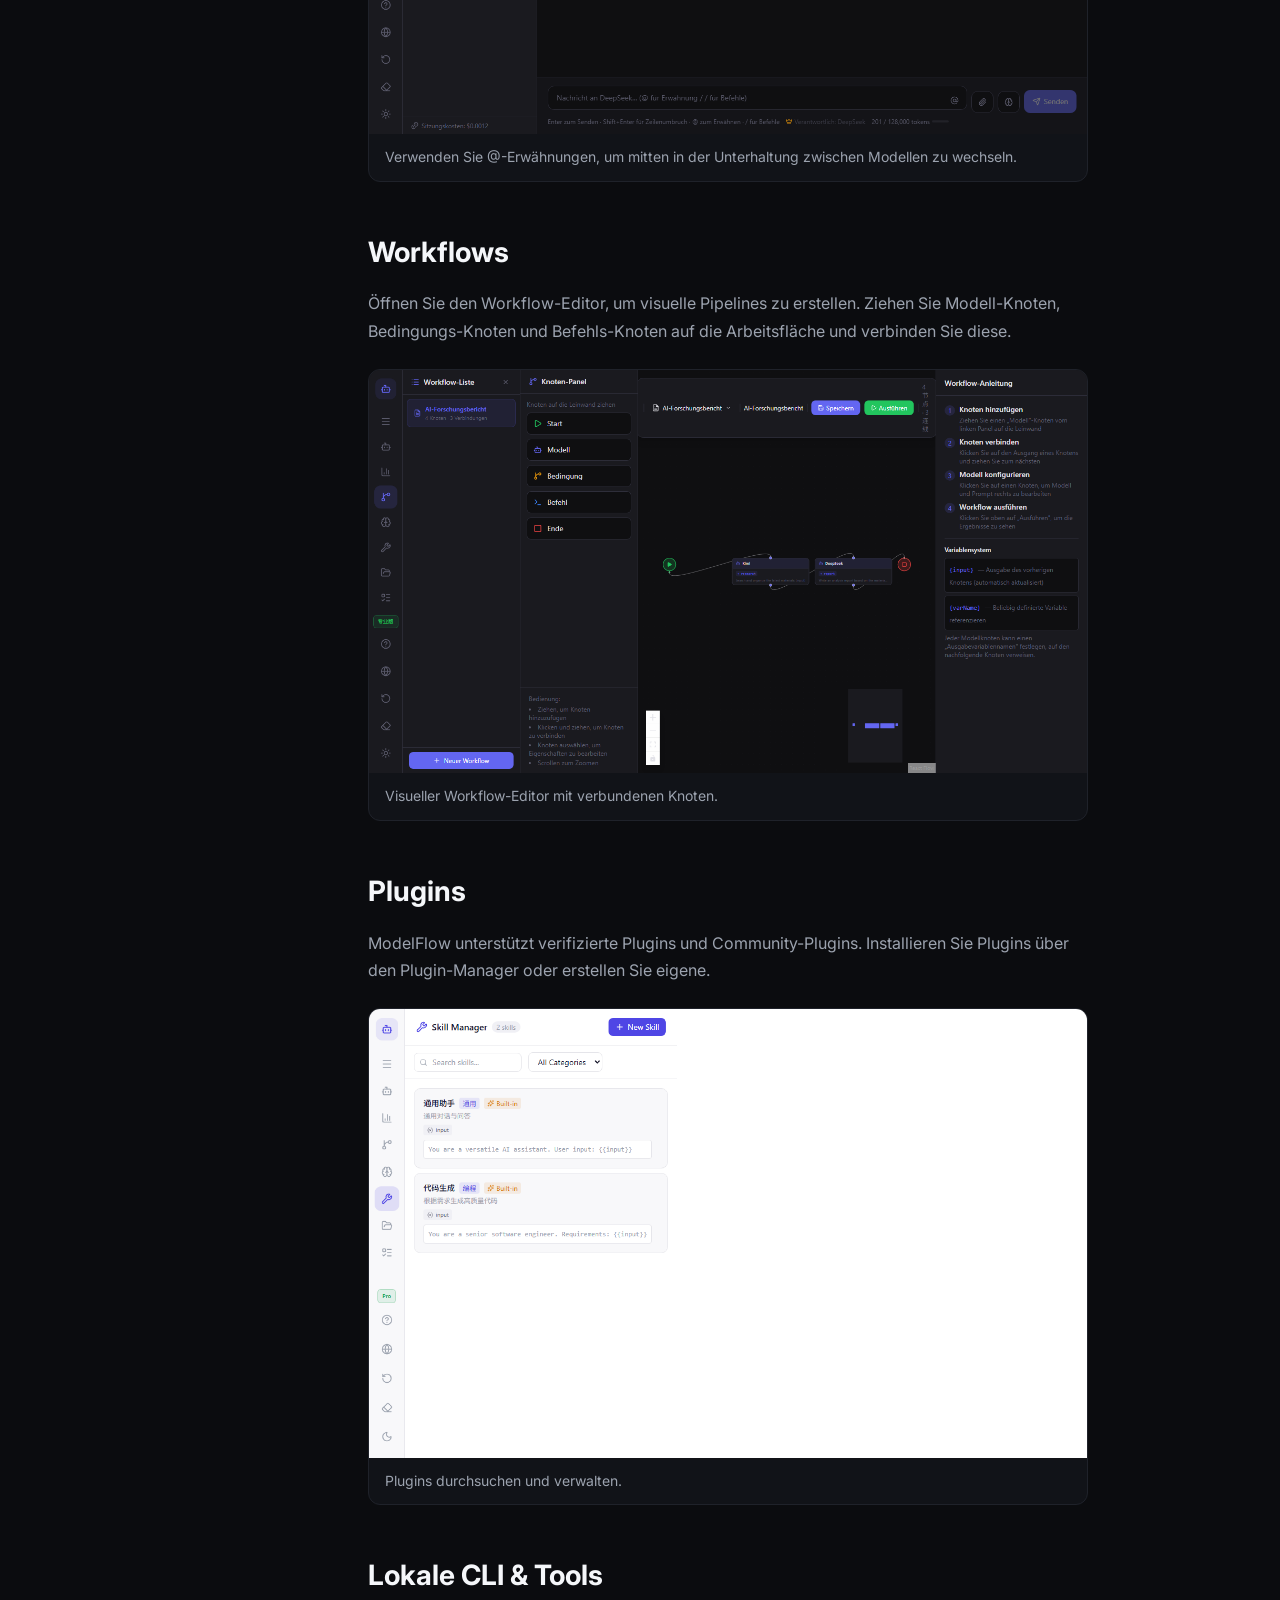
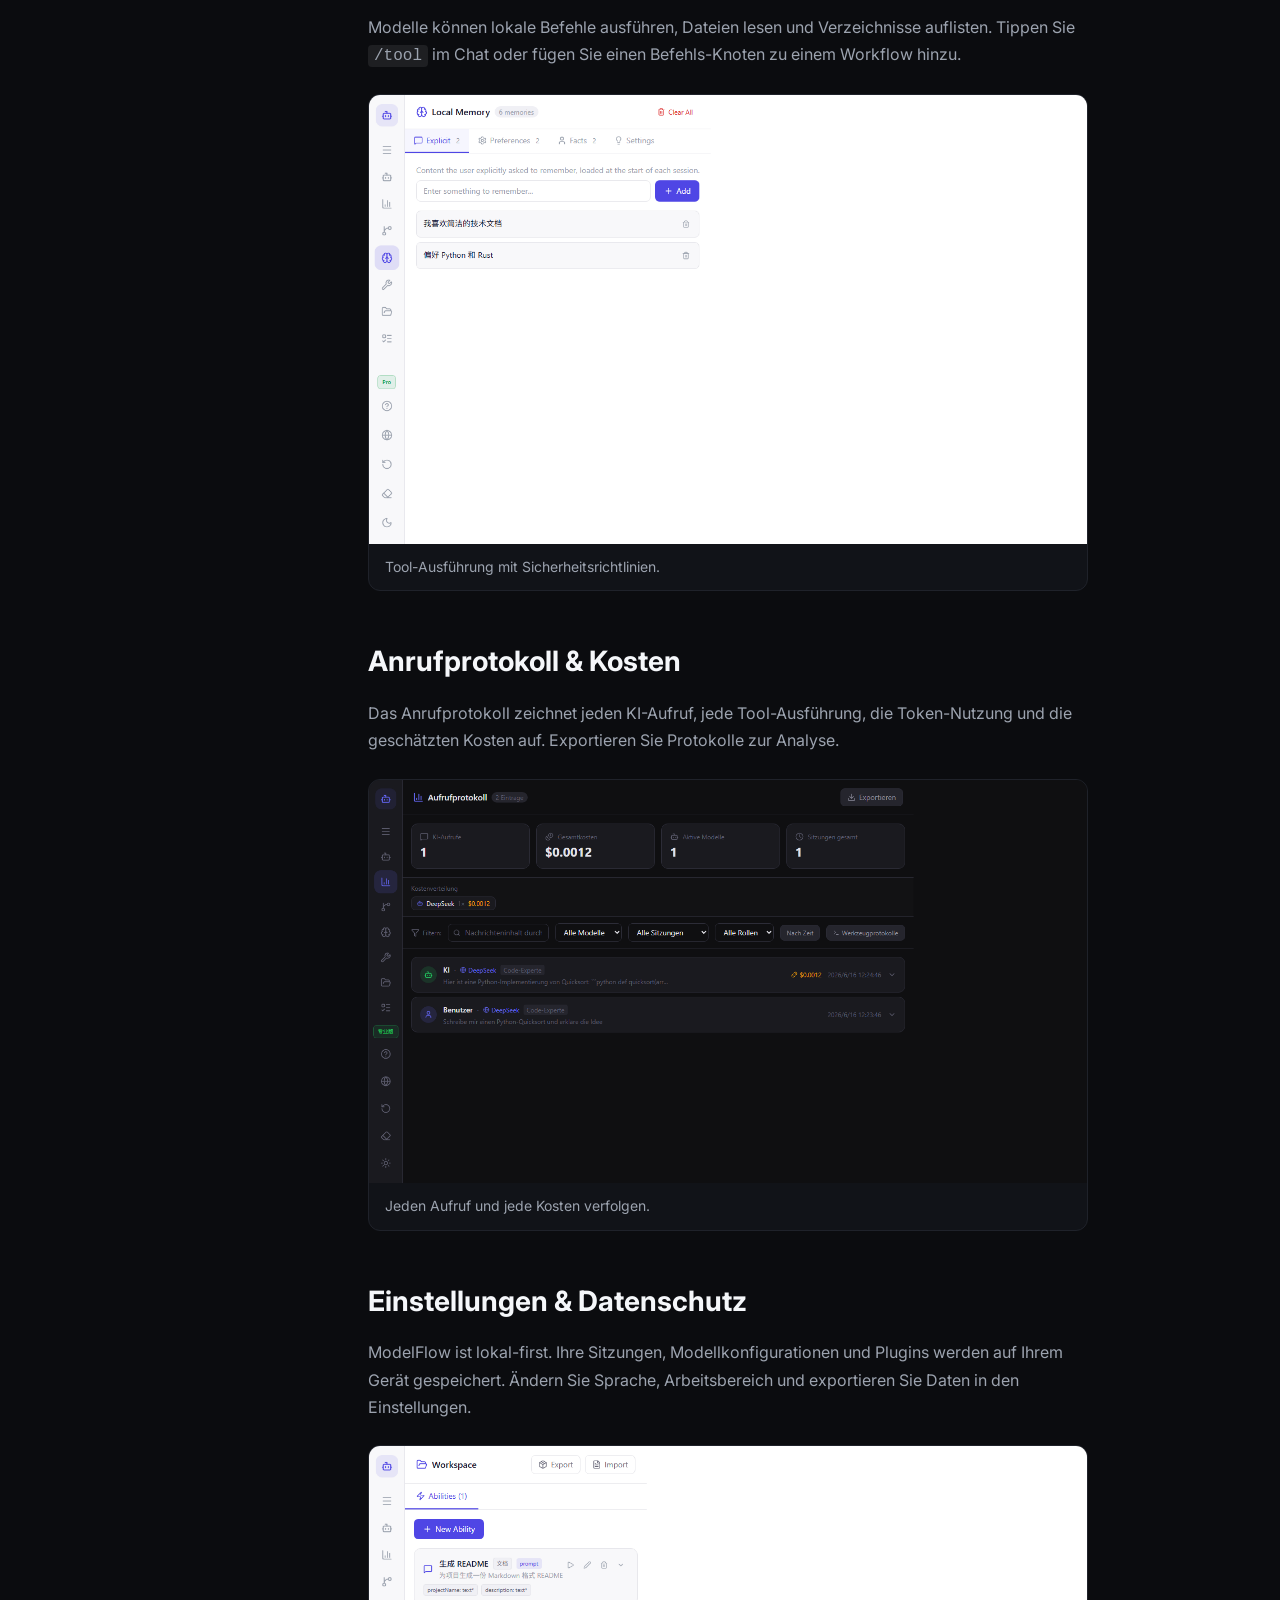
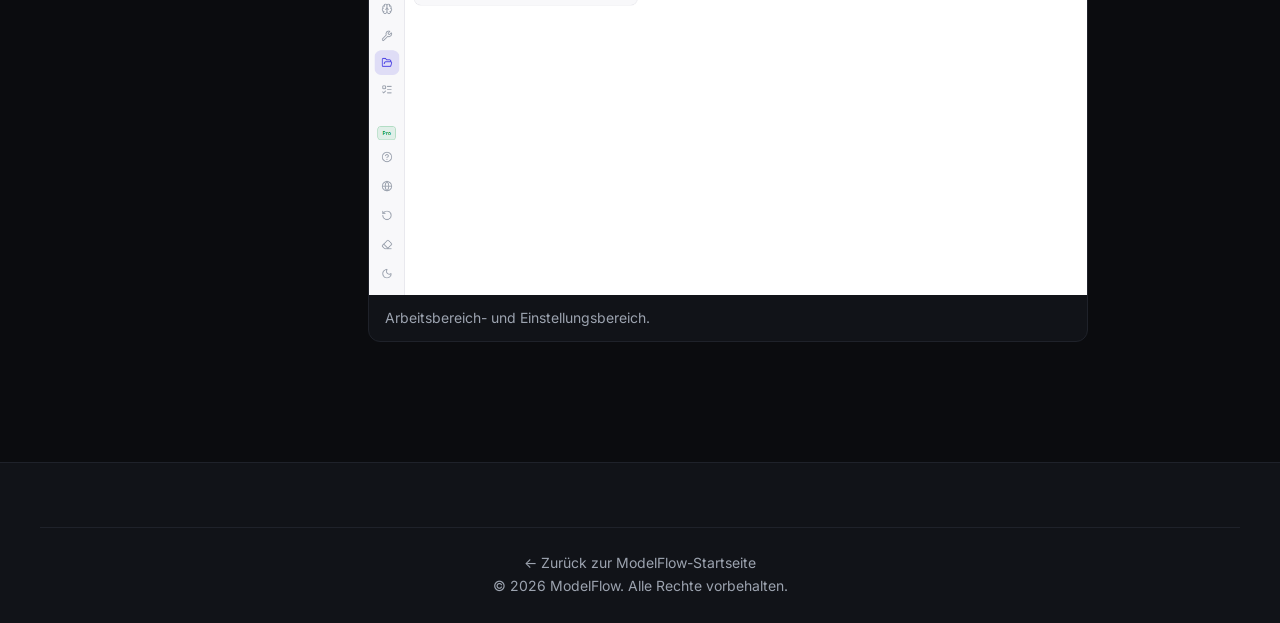
<file: docs/de/index.html>
<!DOCTYPE html>
<html lang="de">
<head>
  <meta charset="UTF-8" />
  <meta name="viewport" content="width=device-width, initial-scale=1.0" />
  <title>ModelFlow Benutzerhandbuch — Deutsch</title>
  <meta name="description" content="Lernen Sie, wie man ModelFlow nutzt: Modelle, Chat, Workflows, Plugins, CLI-Tools, Anrufprotokoll und Einstellungen." />
  <link rel="preconnect" href="https://fonts.googleapis.com" />
  <link rel="preconnect" href="https://fonts.gstatic.com" crossorigin />
  <link href="https://fonts.googleapis.com/css2?family=Inter:wght@400;500;600;700&display=swap" rel="stylesheet" />
  <link rel="stylesheet" href="../../css/styles.css" />
</head>
<body class="docs-body">
  <nav class="navbar docs-navbar">
    <div class="container">
      <a href="../../index.html" class="nav-brand">
        <img src="../../assets/logo.png" alt="ModelFlow-Logo" />
        <span>ModelFlow</span>
      </a>
      <div class="docs-lang-nav">
        <a href="../zh-CN/index.html">简体中文</a>
        <a href="../zh-TW/index.html">繁體中文</a>
        <a href="../ja/index.html">日本語</a>
        <a href="../ko/index.html">한국어</a>
        <a href="../de/index.html">Deutsch</a>
        <a href="../fr/index.html">Français</a>
        <a href="../es/index.html">Español</a>
      </div>
    </div>
  </nav>

  <div class="docs-layout container">
    <aside class="docs-sidebar">
      <ul>
        <li><a href="#quick-start">Schnellstart</a></li>
        <li><a href="#models">Modellverwaltung</a></li>
        <li><a href="#chat">Chat &amp; @-Erwähnungen</a></li>
        <li><a href="#workflows">Workflows</a></li>
        <li><a href="#plugins">Plugins</a></li>
        <li><a href="#cli-tools">Lokale CLI &amp; Tools</a></li>
        <li><a href="#call-log">Anrufprotokoll &amp; Kosten</a></li>
        <li><a href="#settings">Einstellungen &amp; Datenschutz</a></li>
      </ul>
    </aside>

    <main class="docs-main">
      <section id="quick-start">
        <h1>ModelFlow Benutzerhandbuch</h1>
        <p>Willkommen bei ModelFlow. Dieses Handbuch behandelt alles vom ersten Start bis hin zu fortgeschrittenen Multi-Modell-Workflows.</p>
        <h2>Schnellstart</h2>
        <ol>
          <li>Laden Sie ModelFlow aus dem Microsoft Store herunter.</li>
          <li>Öffnen Sie die App und schließen Sie die Einführung ab.</li>
          <li>Fügen Sie im Modell-Manager Ihr erstes Modell hinzu.</li>
          <li>Starten Sie einen Chat und tippen Sie <code>@modell-name</code>, um zwischen Modellen zu wechseln.</li>
        </ol>
      </section>

      <section id="models">
        <h2>Modellverwaltung</h2>
        <p>Verwenden Sie den Modell-Manager, um Text-, Bild-, Video- und Audiomodelle hinzuzufügen. Für jedes Modell können Sie den Anbieter, den API-Schlüssel, die Rolle, das Kontextfenster und die Kostengrenzen festlegen.</p>
        <figure>
          <img src="../assets/screenshots/de/02-models.png" alt="Modell-Manager" />
          <figcaption>Modell-Manager mit mehreren konfigurierten Anbietern.</figcaption>
        </figure>
      </section>

      <section id="chat">
        <h2>Chat &amp; @-Erwähnungen</h2>
        <p>Tippen Sie <code>@</code> gefolgt von einem Modellnamen, um die nächste Antwort an dieses Modell zu leiten. Sie können mehrere Modelle in derselben Unterhaltung verketten.</p>
        <figure>
          <img src="../assets/screenshots/de/01-chat.png" alt="Chat mit @-Erwähnung" />
          <figcaption>Verwenden Sie @-Erwähnungen, um mitten in der Unterhaltung zwischen Modellen zu wechseln.</figcaption>
        </figure>
      </section>

      <section id="workflows">
        <h2>Workflows</h2>
        <p>Öffnen Sie den Workflow-Editor, um visuelle Pipelines zu erstellen. Ziehen Sie Modell-Knoten, Bedingungs-Knoten und Befehls-Knoten auf die Arbeitsfläche und verbinden Sie diese.</p>
        <figure>
          <img src="../assets/screenshots/de/03-workflow.png" alt="Workflow-Editor" />
          <figcaption>Visueller Workflow-Editor mit verbundenen Knoten.</figcaption>
        </figure>
      </section>

      <section id="plugins">
        <h2>Plugins</h2>
        <p>ModelFlow unterstützt verifizierte Plugins und Community-Plugins. Installieren Sie Plugins über den Plugin-Manager oder erstellen Sie eigene.</p>
        <figure>
          <img src="../assets/screenshots/common/06-skills.png" alt="Plugin-Manager" />
          <figcaption>Plugins durchsuchen und verwalten.</figcaption>
        </figure>
      </section>

      <section id="cli-tools">
        <h2>Lokale CLI &amp; Tools</h2>
        <p>Modelle können lokale Befehle ausführen, Dateien lesen und Verzeichnisse auflisten. Tippen Sie <code>/tool</code> im Chat oder fügen Sie einen Befehls-Knoten zu einem Workflow hinzu.</p>
        <figure>
          <img src="../assets/screenshots/common/05-memory.png" alt="Speicher und Tools" />
          <figcaption>Tool-Ausführung mit Sicherheitsrichtlinien.</figcaption>
        </figure>
      </section>

      <section id="call-log">
        <h2>Anrufprotokoll &amp; Kosten</h2>
        <p>Das Anrufprotokoll zeichnet jeden KI-Aufruf, jede Tool-Ausführung, die Token-Nutzung und die geschätzten Kosten auf. Exportieren Sie Protokolle zur Analyse.</p>
        <figure>
          <img src="../assets/screenshots/de/04-calllog.png" alt="Anrufprotokoll" />
          <figcaption>Jeden Aufruf und jede Kosten verfolgen.</figcaption>
        </figure>
      </section>

      <section id="settings">
        <h2>Einstellungen &amp; Datenschutz</h2>
        <p>ModelFlow ist lokal-first. Ihre Sitzungen, Modellkonfigurationen und Plugins werden auf Ihrem Gerät gespeichert. Ändern Sie Sprache, Arbeitsbereich und exportieren Sie Daten in den Einstellungen.</p>
        <figure>
          <img src="../assets/screenshots/common/07-workspace.png" alt="Arbeitsbereichseinstellungen" />
          <figcaption>Arbeitsbereich- und Einstellungsbereich.</figcaption>
        </figure>
      </section>
    </main>
  </div>

  <footer class="footer">
    <div class="container footer-bottom">
      <p><a href="../../index.html" style="color:var(--text-secondary);">← Zurück zur ModelFlow-Startseite</a></p>
      <p>© 2026 ModelFlow. Alle Rechte vorbehalten.</p>
    </div>
  </footer>
</body>
</html>
</file>
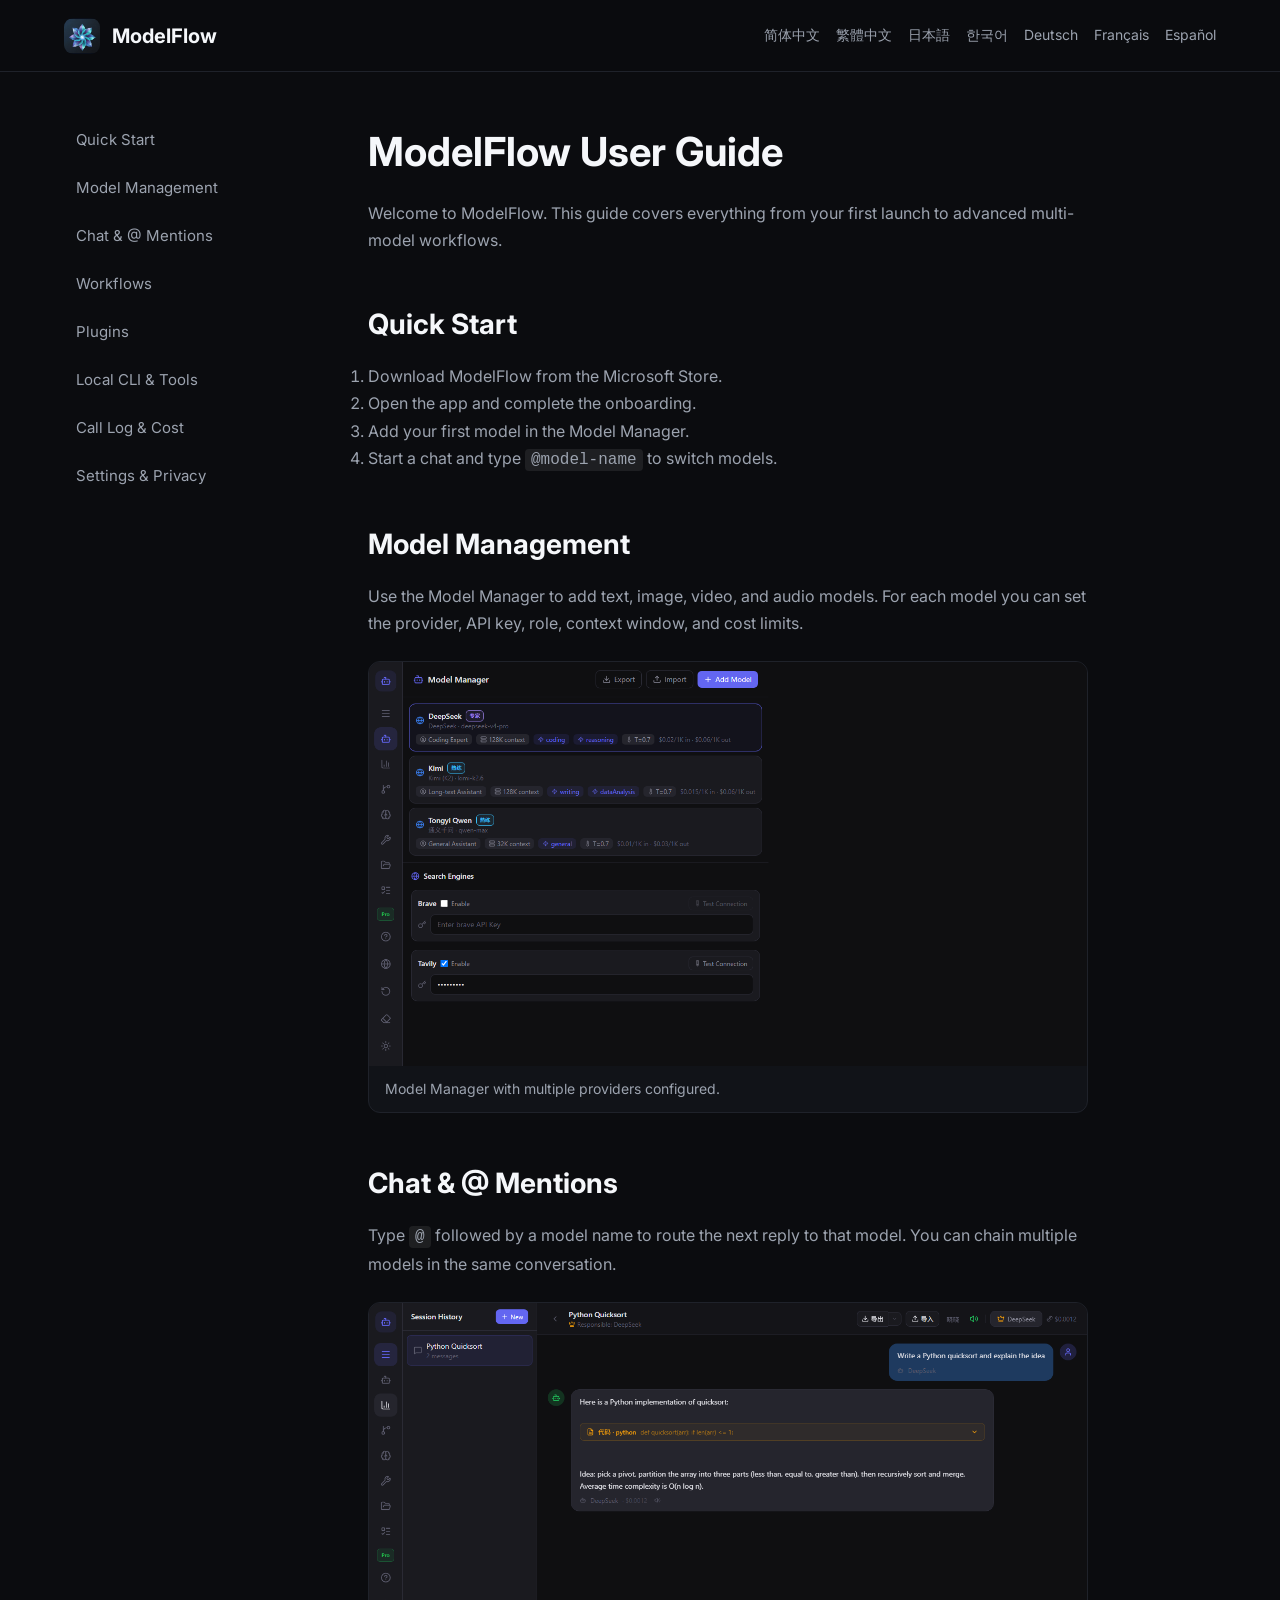
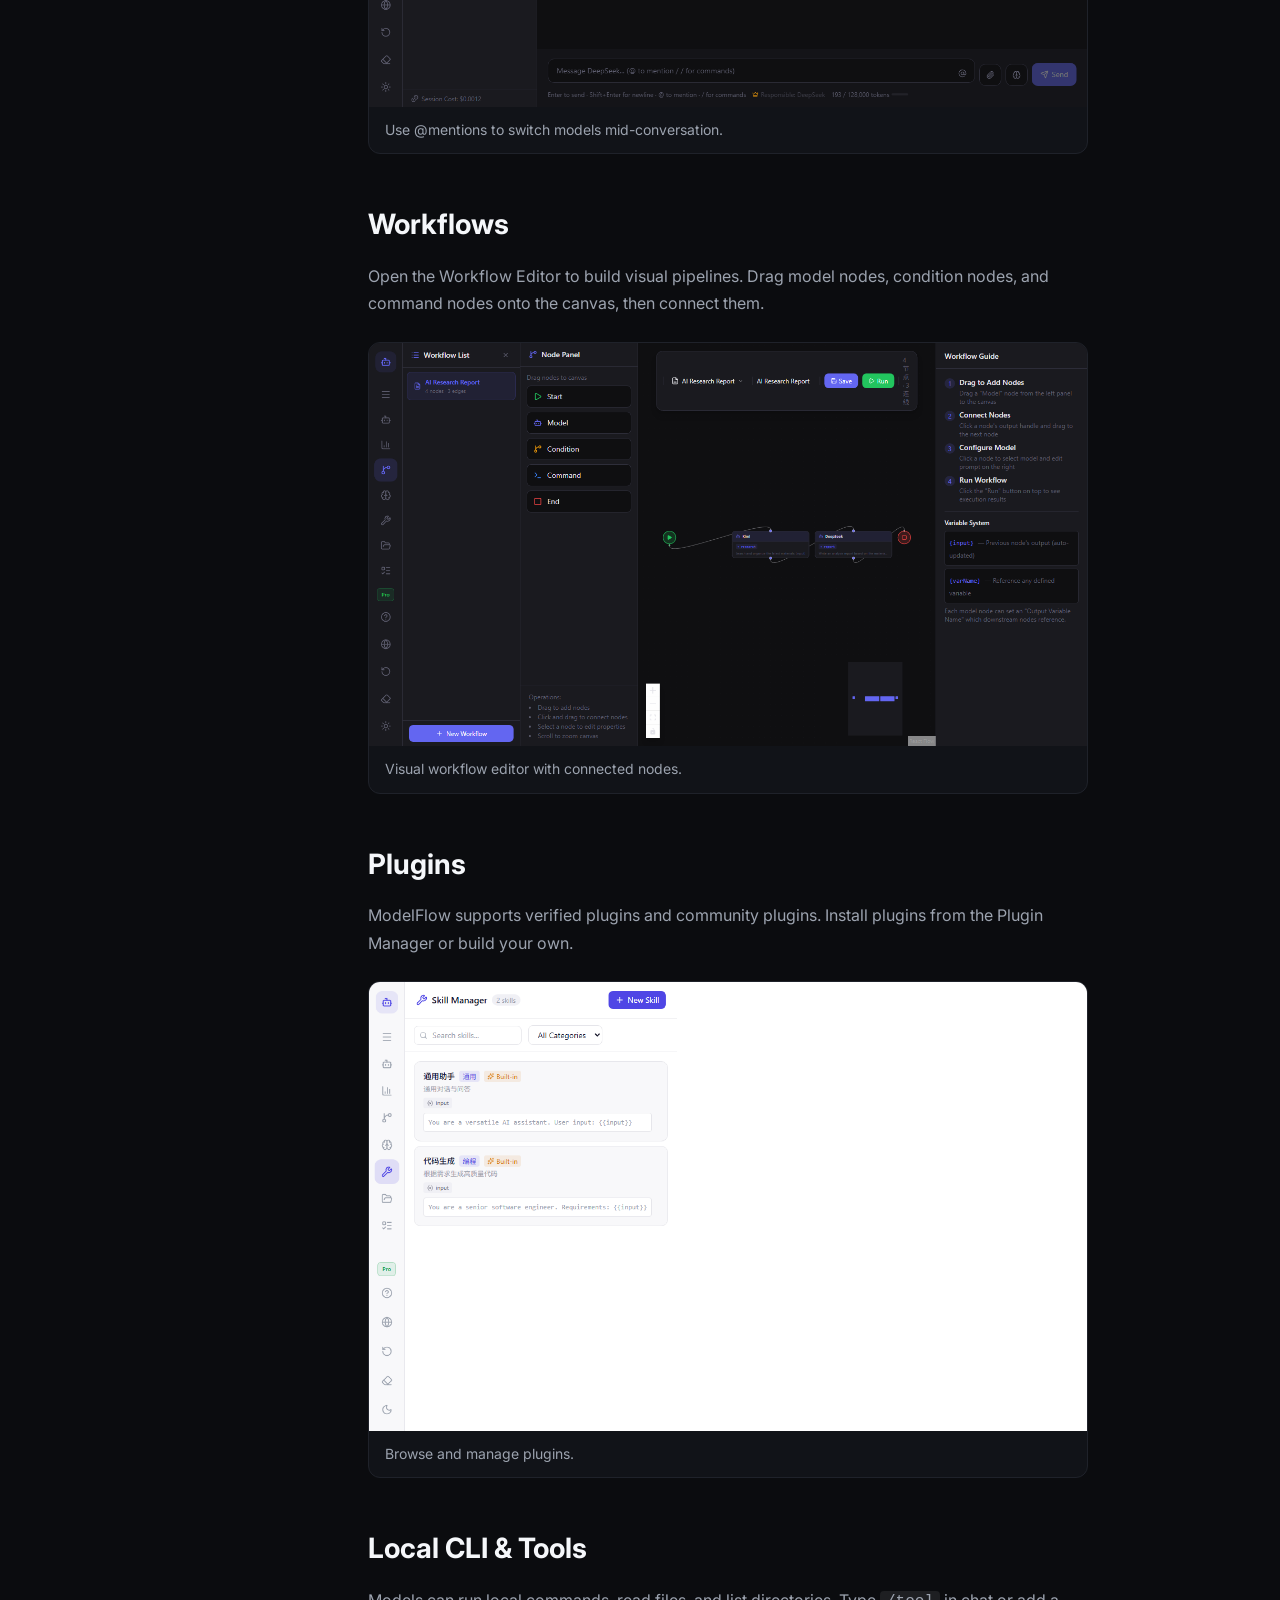
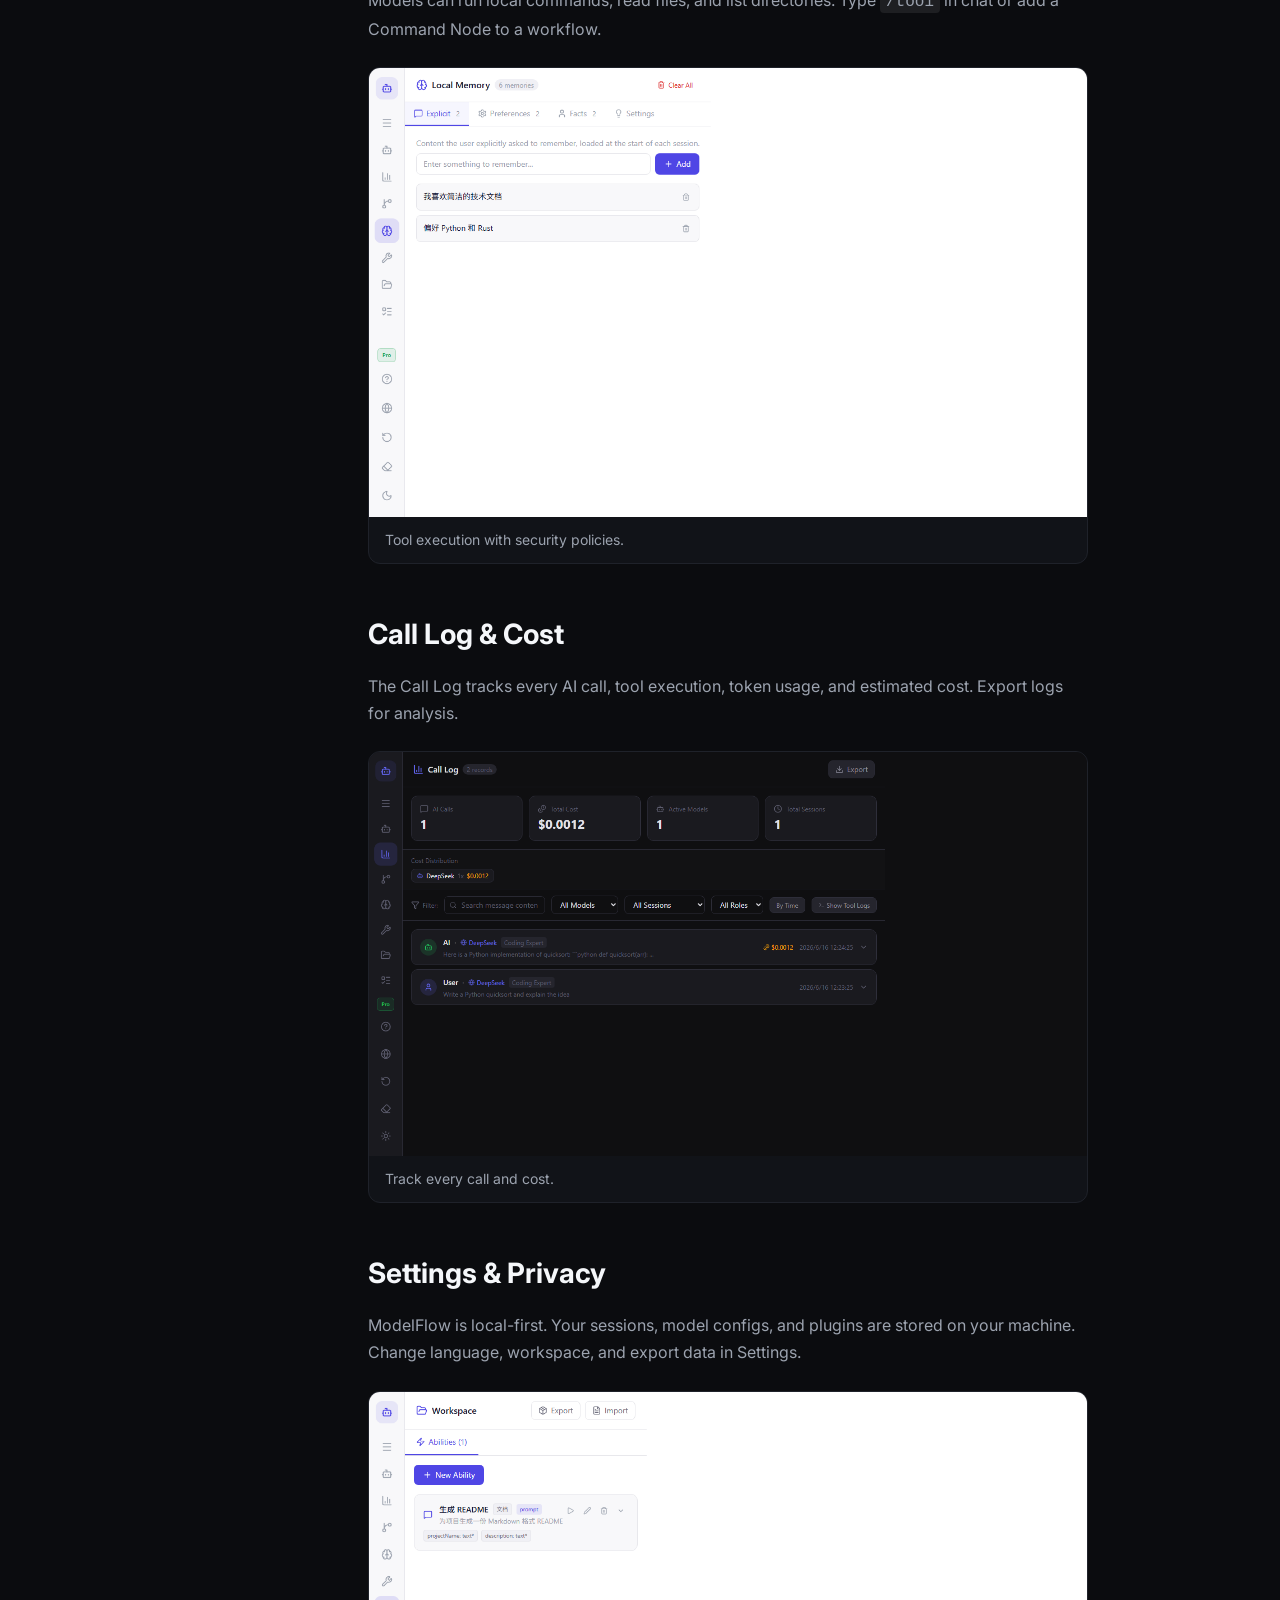
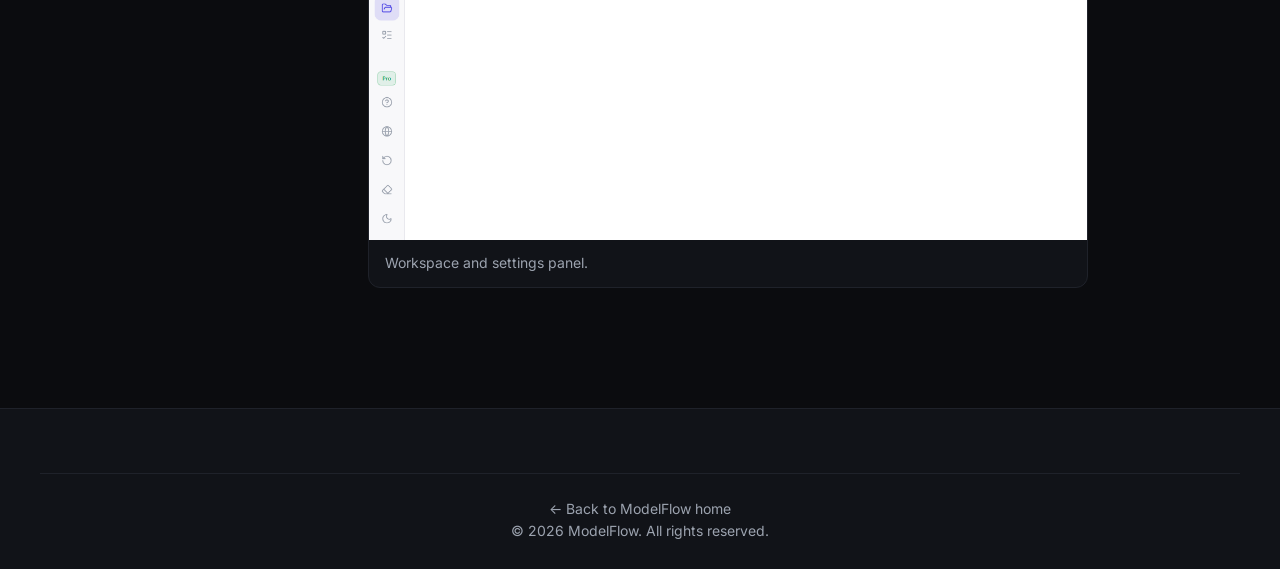
<file: docs/en/index.html>
<!DOCTYPE html>
<html lang="en">
<head>
  <meta charset="UTF-8" />
  <meta name="viewport" content="width=device-width, initial-scale=1.0" />
  <title>ModelFlow User Guide — English</title>
  <meta name="description" content="Learn how to use ModelFlow: models, chat, workflows, plugins, CLI tools, call log, and settings." />
  <link rel="preconnect" href="https://fonts.googleapis.com" />
  <link rel="preconnect" href="https://fonts.gstatic.com" crossorigin />
  <link href="https://fonts.googleapis.com/css2?family=Inter:wght@400;500;600;700&display=swap" rel="stylesheet" />
  <link rel="stylesheet" href="../../css/styles.css" />
</head>
<body class="docs-body">
  <nav class="navbar docs-navbar">
    <div class="container">
      <a href="../../index.html" class="nav-brand">
        <img src="../../assets/logo.png" alt="ModelFlow logo" />
        <span>ModelFlow</span>
      </a>
      <div class="docs-lang-nav">
        <a href="../zh-CN/index.html">简体中文</a>
        <a href="../zh-TW/index.html">繁體中文</a>
        <a href="../ja/index.html">日本語</a>
        <a href="../ko/index.html">한국어</a>
        <a href="../de/index.html">Deutsch</a>
        <a href="../fr/index.html">Français</a>
        <a href="../es/index.html">Español</a>
      </div>
    </div>
  </nav>

  <div class="docs-layout container">
    <aside class="docs-sidebar">
      <ul>
        <li><a href="#quick-start">Quick Start</a></li>
        <li><a href="#models">Model Management</a></li>
        <li><a href="#chat">Chat &amp; @ Mentions</a></li>
        <li><a href="#workflows">Workflows</a></li>
        <li><a href="#plugins">Plugins</a></li>
        <li><a href="#cli-tools">Local CLI &amp; Tools</a></li>
        <li><a href="#call-log">Call Log &amp; Cost</a></li>
        <li><a href="#settings">Settings &amp; Privacy</a></li>
      </ul>
    </aside>

    <main class="docs-main">
      <section id="quick-start">
        <h1>ModelFlow User Guide</h1>
        <p>Welcome to ModelFlow. This guide covers everything from your first launch to advanced multi-model workflows.</p>
        <h2>Quick Start</h2>
        <ol>
          <li>Download ModelFlow from the Microsoft Store.</li>
          <li>Open the app and complete the onboarding.</li>
          <li>Add your first model in the Model Manager.</li>
          <li>Start a chat and type <code>@model-name</code> to switch models.</li>
        </ol>
      </section>

      <section id="models">
        <h2>Model Management</h2>
        <p>Use the Model Manager to add text, image, video, and audio models. For each model you can set the provider, API key, role, context window, and cost limits.</p>
        <figure>
          <img src="../assets/screenshots/en/02-models.png" alt="Model Manager" />
          <figcaption>Model Manager with multiple providers configured.</figcaption>
        </figure>
      </section>

      <section id="chat">
        <h2>Chat &amp; @ Mentions</h2>
        <p>Type <code>@</code> followed by a model name to route the next reply to that model. You can chain multiple models in the same conversation.</p>
        <figure>
          <img src="../assets/screenshots/en/01-chat.png" alt="Chat with @ mention" />
          <figcaption>Use @mentions to switch models mid-conversation.</figcaption>
        </figure>
      </section>

      <section id="workflows">
        <h2>Workflows</h2>
        <p>Open the Workflow Editor to build visual pipelines. Drag model nodes, condition nodes, and command nodes onto the canvas, then connect them.</p>
        <figure>
          <img src="../assets/screenshots/en/03-workflow.png" alt="Workflow Editor" />
          <figcaption>Visual workflow editor with connected nodes.</figcaption>
        </figure>
      </section>

      <section id="plugins">
        <h2>Plugins</h2>
        <p>ModelFlow supports verified plugins and community plugins. Install plugins from the Plugin Manager or build your own.</p>
        <figure>
          <img src="../assets/screenshots/common/06-skills.png" alt="Plugin Manager" />
          <figcaption>Browse and manage plugins.</figcaption>
        </figure>
      </section>

      <section id="cli-tools">
        <h2>Local CLI &amp; Tools</h2>
        <p>Models can run local commands, read files, and list directories. Type <code>/tool</code> in chat or add a Command Node to a workflow.</p>
        <figure>
          <img src="../assets/screenshots/common/05-memory.png" alt="Memory and tools" />
          <figcaption>Tool execution with security policies.</figcaption>
        </figure>
      </section>

      <section id="call-log">
        <h2>Call Log &amp; Cost</h2>
        <p>The Call Log tracks every AI call, tool execution, token usage, and estimated cost. Export logs for analysis.</p>
        <figure>
          <img src="../assets/screenshots/en/04-calllog.png" alt="Call Log" />
          <figcaption>Track every call and cost.</figcaption>
        </figure>
      </section>

      <section id="settings">
        <h2>Settings &amp; Privacy</h2>
        <p>ModelFlow is local-first. Your sessions, model configs, and plugins are stored on your machine. Change language, workspace, and export data in Settings.</p>
        <figure>
          <img src="../assets/screenshots/common/07-workspace.png" alt="Workspace settings" />
          <figcaption>Workspace and settings panel.</figcaption>
        </figure>
      </section>
    </main>
  </div>

  <footer class="footer">
    <div class="container footer-bottom">
      <p><a href="../../index.html" style="color:var(--text-secondary);">← Back to ModelFlow home</a></p>
      <p>© 2026 ModelFlow. All rights reserved.</p>
    </div>
  </footer>
</body>
</html>
</file>
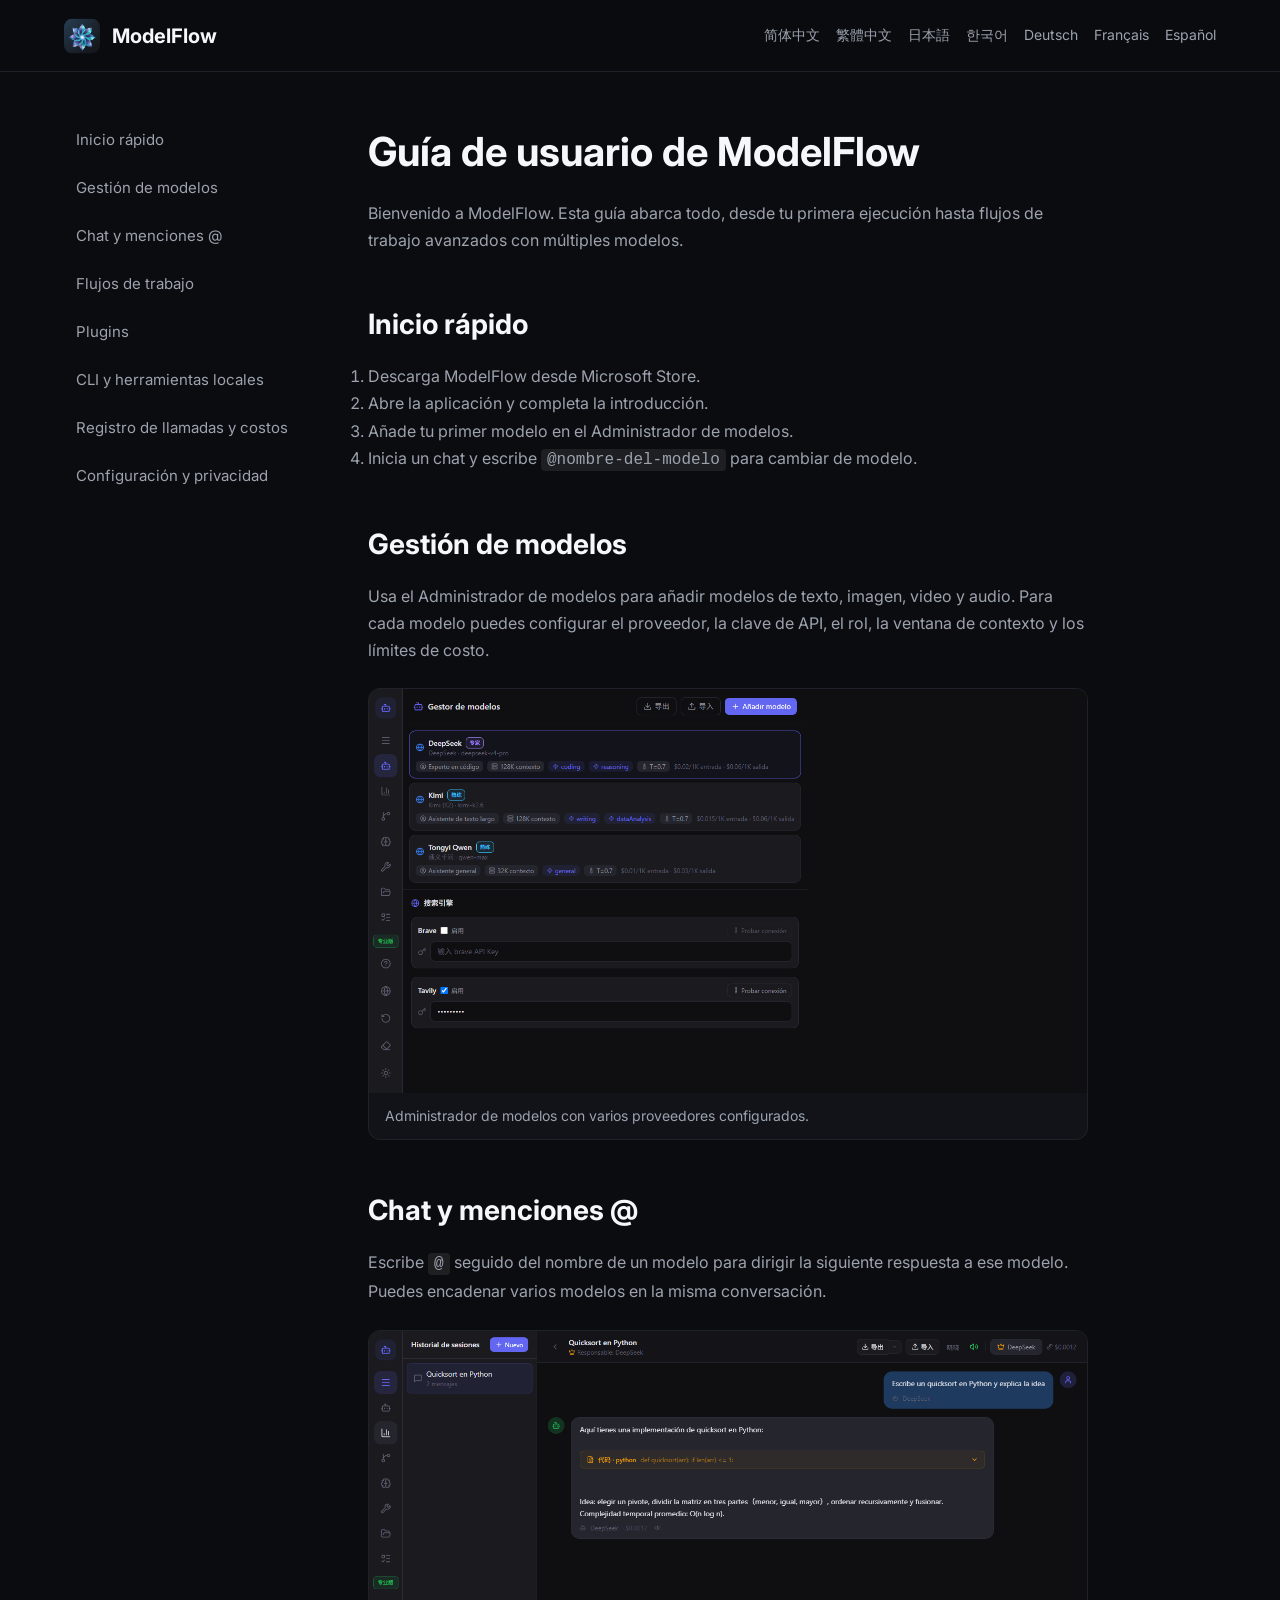
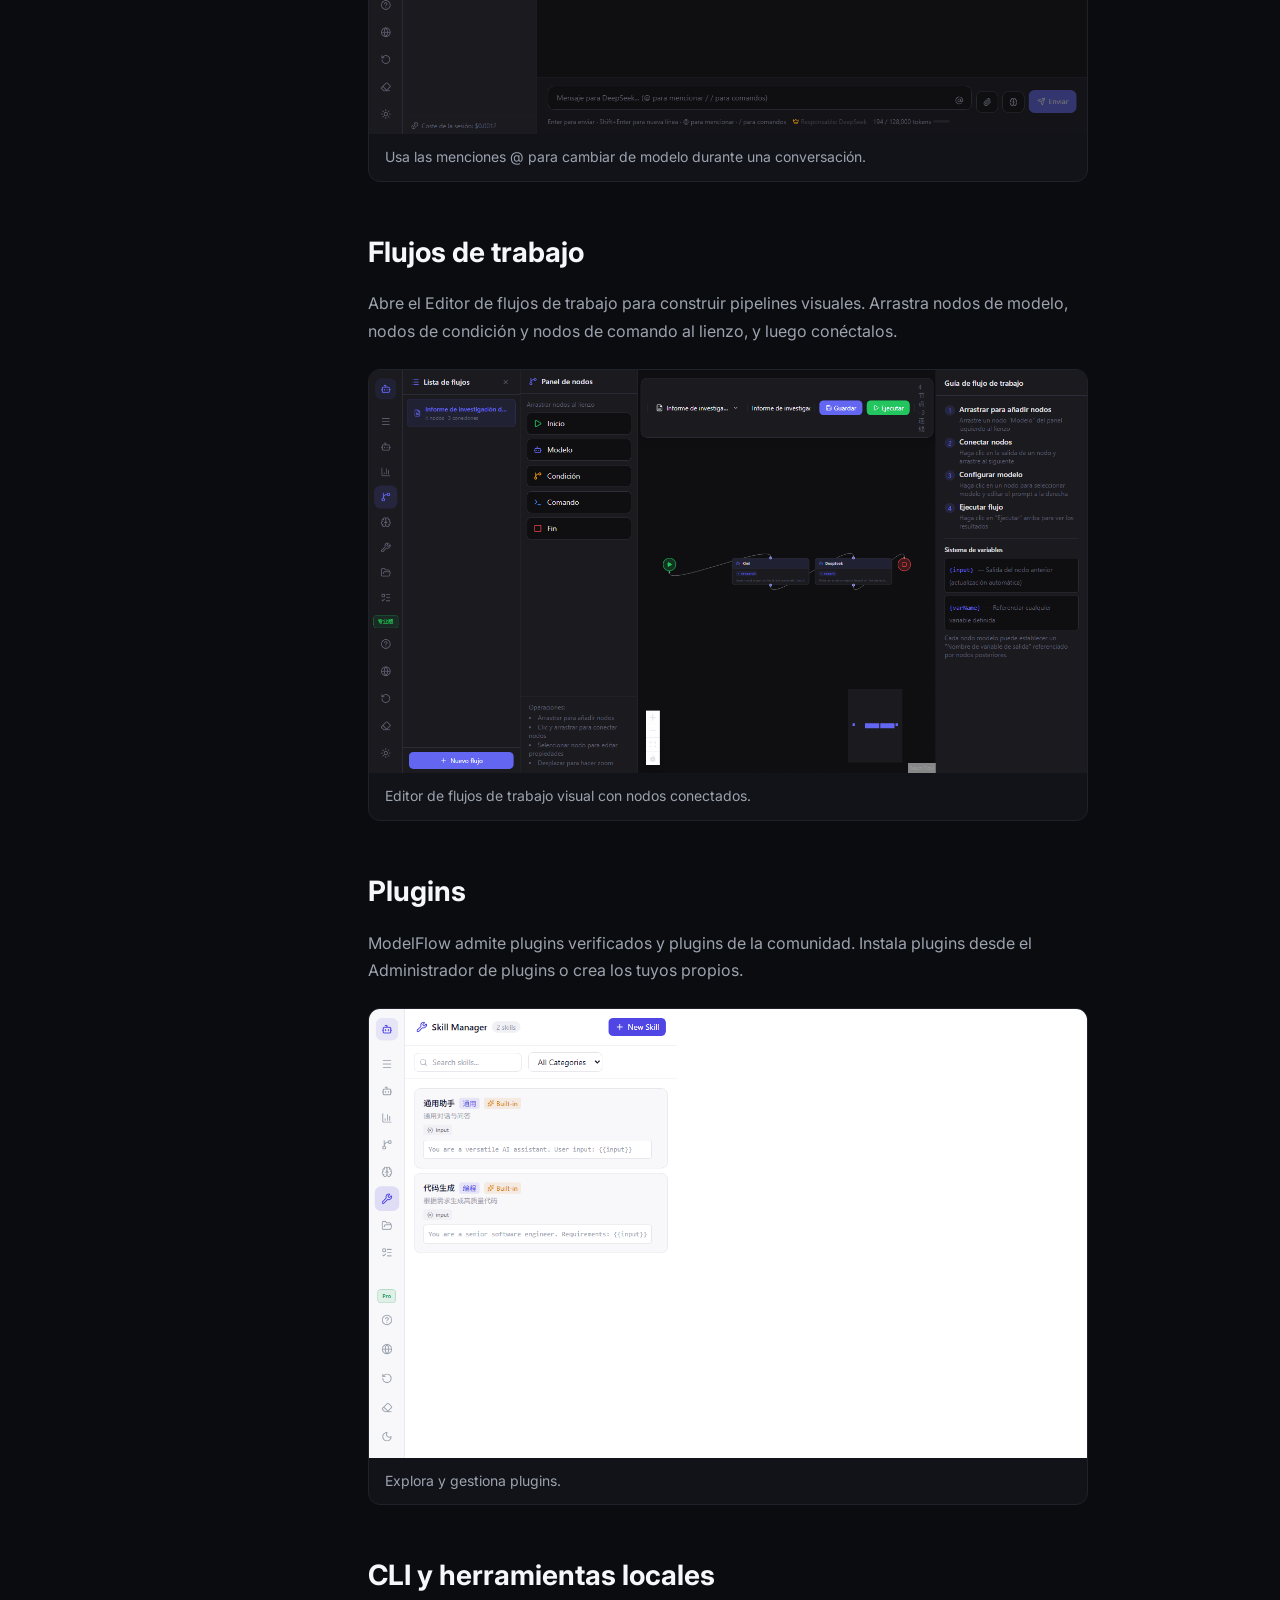
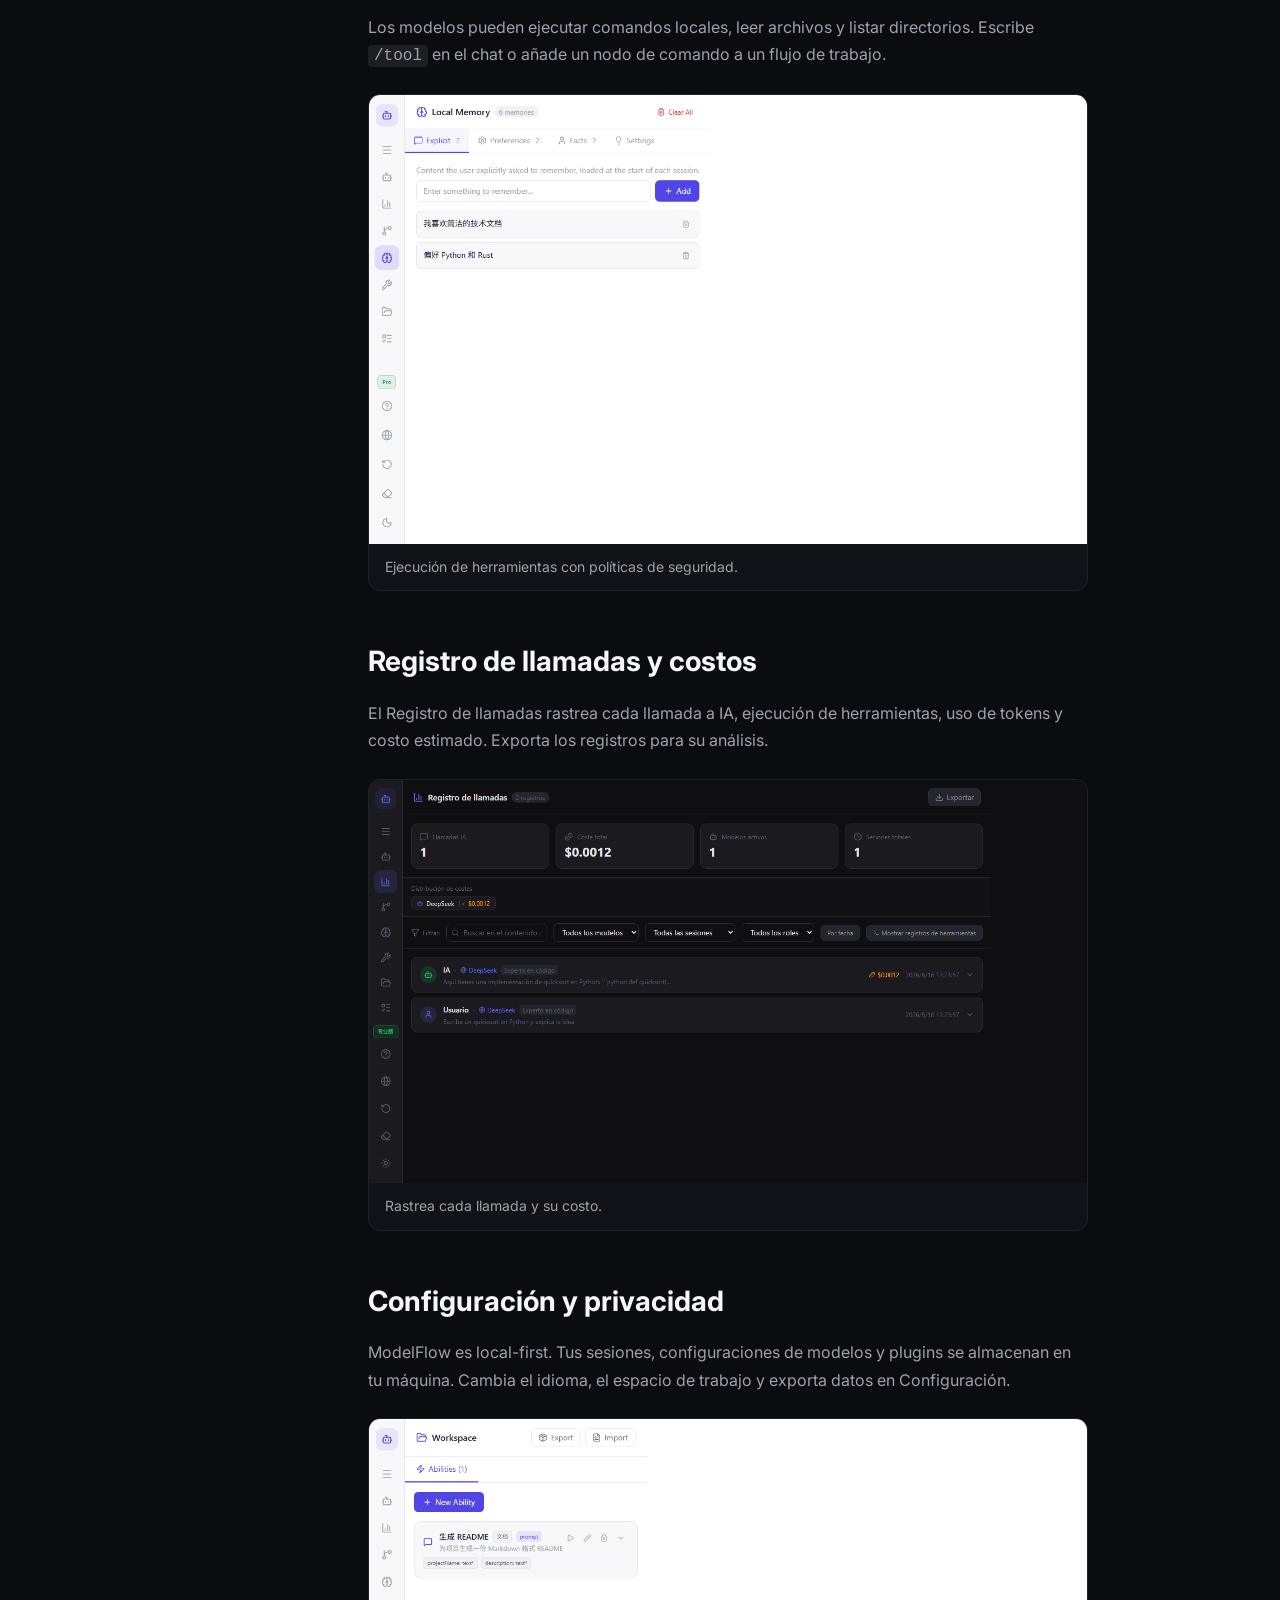
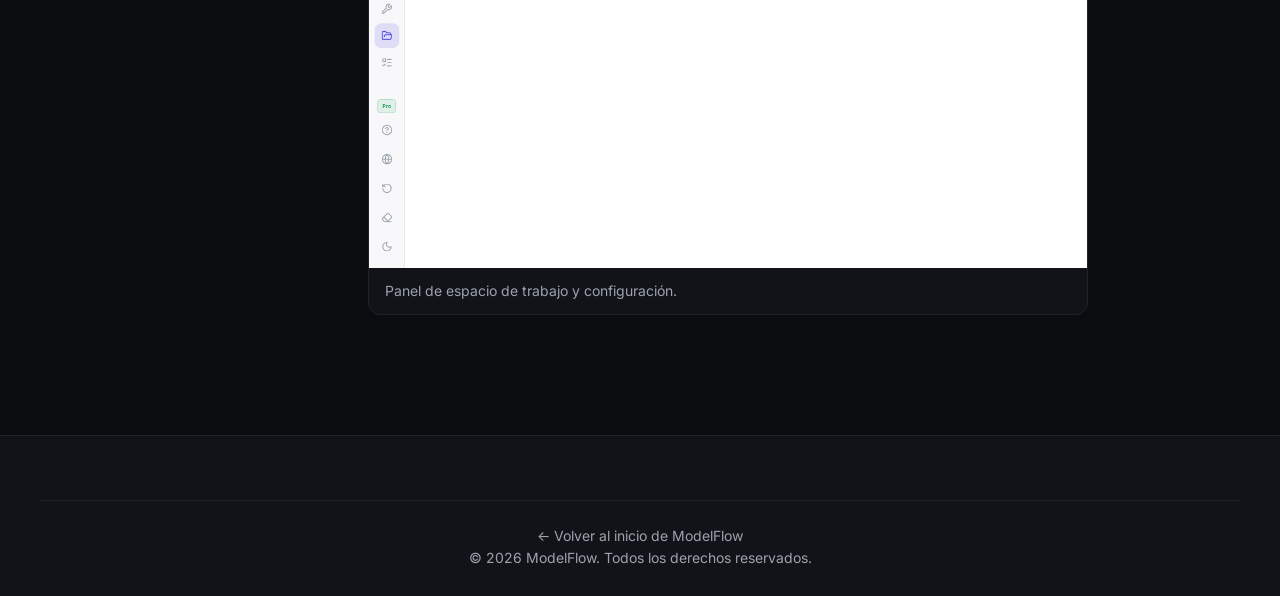
<file: docs/es/index.html>
<!DOCTYPE html>
<html lang="es">
<head>
  <meta charset="UTF-8" />
  <meta name="viewport" content="width=device-width, initial-scale=1.0" />
  <title>Guía de usuario de ModelFlow — Español</title>
  <meta name="description" content="Aprende a usar ModelFlow: modelos, chat, flujos de trabajo, plugins, herramientas de CLI, registro de llamadas y configuración." />
  <link rel="preconnect" href="https://fonts.googleapis.com" />
  <link rel="preconnect" href="https://fonts.gstatic.com" crossorigin />
  <link href="https://fonts.googleapis.com/css2?family=Inter:wght@400;500;600;700&display=swap" rel="stylesheet" />
  <link rel="stylesheet" href="../../css/styles.css" />
</head>
<body class="docs-body">
  <nav class="navbar docs-navbar">
    <div class="container">
      <a href="../../index.html" class="nav-brand">
        <img src="../../assets/logo.png" alt="Logo de ModelFlow" />
        <span>ModelFlow</span>
      </a>
      <div class="docs-lang-nav">
        <a href="../zh-CN/index.html">简体中文</a>
        <a href="../zh-TW/index.html">繁體中文</a>
        <a href="../ja/index.html">日本語</a>
        <a href="../ko/index.html">한국어</a>
        <a href="../de/index.html">Deutsch</a>
        <a href="../fr/index.html">Français</a>
        <a href="../es/index.html">Español</a>
      </div>
    </div>
  </nav>

  <div class="docs-layout container">
    <aside class="docs-sidebar">
      <ul>
        <li><a href="#quick-start">Inicio rápido</a></li>
        <li><a href="#models">Gestión de modelos</a></li>
        <li><a href="#chat">Chat y menciones @</a></li>
        <li><a href="#workflows">Flujos de trabajo</a></li>
        <li><a href="#plugins">Plugins</a></li>
        <li><a href="#cli-tools">CLI y herramientas locales</a></li>
        <li><a href="#call-log">Registro de llamadas y costos</a></li>
        <li><a href="#settings">Configuración y privacidad</a></li>
      </ul>
    </aside>

    <main class="docs-main">
      <section id="quick-start">
        <h1>Guía de usuario de ModelFlow</h1>
        <p>Bienvenido a ModelFlow. Esta guía abarca todo, desde tu primera ejecución hasta flujos de trabajo avanzados con múltiples modelos.</p>
        <h2>Inicio rápido</h2>
        <ol>
          <li>Descarga ModelFlow desde Microsoft Store.</li>
          <li>Abre la aplicación y completa la introducción.</li>
          <li>Añade tu primer modelo en el Administrador de modelos.</li>
          <li>Inicia un chat y escribe <code>@nombre-del-modelo</code> para cambiar de modelo.</li>
        </ol>
      </section>

      <section id="models">
        <h2>Gestión de modelos</h2>
        <p>Usa el Administrador de modelos para añadir modelos de texto, imagen, video y audio. Para cada modelo puedes configurar el proveedor, la clave de API, el rol, la ventana de contexto y los límites de costo.</p>
        <figure>
          <img src="../assets/screenshots/es/02-models.png" alt="Administrador de modelos" />
          <figcaption>Administrador de modelos con varios proveedores configurados.</figcaption>
        </figure>
      </section>

      <section id="chat">
        <h2>Chat y menciones @</h2>
        <p>Escribe <code>@</code> seguido del nombre de un modelo para dirigir la siguiente respuesta a ese modelo. Puedes encadenar varios modelos en la misma conversación.</p>
        <figure>
          <img src="../assets/screenshots/es/01-chat.png" alt="Chat con mención @" />
          <figcaption>Usa las menciones @ para cambiar de modelo durante una conversación.</figcaption>
        </figure>
      </section>

      <section id="workflows">
        <h2>Flujos de trabajo</h2>
        <p>Abre el Editor de flujos de trabajo para construir pipelines visuales. Arrastra nodos de modelo, nodos de condición y nodos de comando al lienzo, y luego conéctalos.</p>
        <figure>
          <img src="../assets/screenshots/es/03-workflow.png" alt="Editor de flujos de trabajo" />
          <figcaption>Editor de flujos de trabajo visual con nodos conectados.</figcaption>
        </figure>
      </section>

      <section id="plugins">
        <h2>Plugins</h2>
        <p>ModelFlow admite plugins verificados y plugins de la comunidad. Instala plugins desde el Administrador de plugins o crea los tuyos propios.</p>
        <figure>
          <img src="../assets/screenshots/common/06-skills.png" alt="Administrador de plugins" />
          <figcaption>Explora y gestiona plugins.</figcaption>
        </figure>
      </section>

      <section id="cli-tools">
        <h2>CLI y herramientas locales</h2>
        <p>Los modelos pueden ejecutar comandos locales, leer archivos y listar directorios. Escribe <code>/tool</code> en el chat o añade un nodo de comando a un flujo de trabajo.</p>
        <figure>
          <img src="../assets/screenshots/common/05-memory.png" alt="Memoria y herramientas" />
          <figcaption>Ejecución de herramientas con políticas de seguridad.</figcaption>
        </figure>
      </section>

      <section id="call-log">
        <h2>Registro de llamadas y costos</h2>
        <p>El Registro de llamadas rastrea cada llamada a IA, ejecución de herramientas, uso de tokens y costo estimado. Exporta los registros para su análisis.</p>
        <figure>
          <img src="../assets/screenshots/es/04-calllog.png" alt="Registro de llamadas" />
          <figcaption>Rastrea cada llamada y su costo.</figcaption>
        </figure>
      </section>

      <section id="settings">
        <h2>Configuración y privacidad</h2>
        <p>ModelFlow es local-first. Tus sesiones, configuraciones de modelos y plugins se almacenan en tu máquina. Cambia el idioma, el espacio de trabajo y exporta datos en Configuración.</p>
        <figure>
          <img src="../assets/screenshots/common/07-workspace.png" alt="Configuración del espacio de trabajo" />
          <figcaption>Panel de espacio de trabajo y configuración.</figcaption>
        </figure>
      </section>
    </main>
  </div>

  <footer class="footer">
    <div class="container footer-bottom">
      <p><a href="../../index.html" style="color:var(--text-secondary);">← Volver al inicio de ModelFlow</a></p>
      <p>© 2026 ModelFlow. Todos los derechos reservados.</p>
    </div>
  </footer>
</body>
</html>
</file>
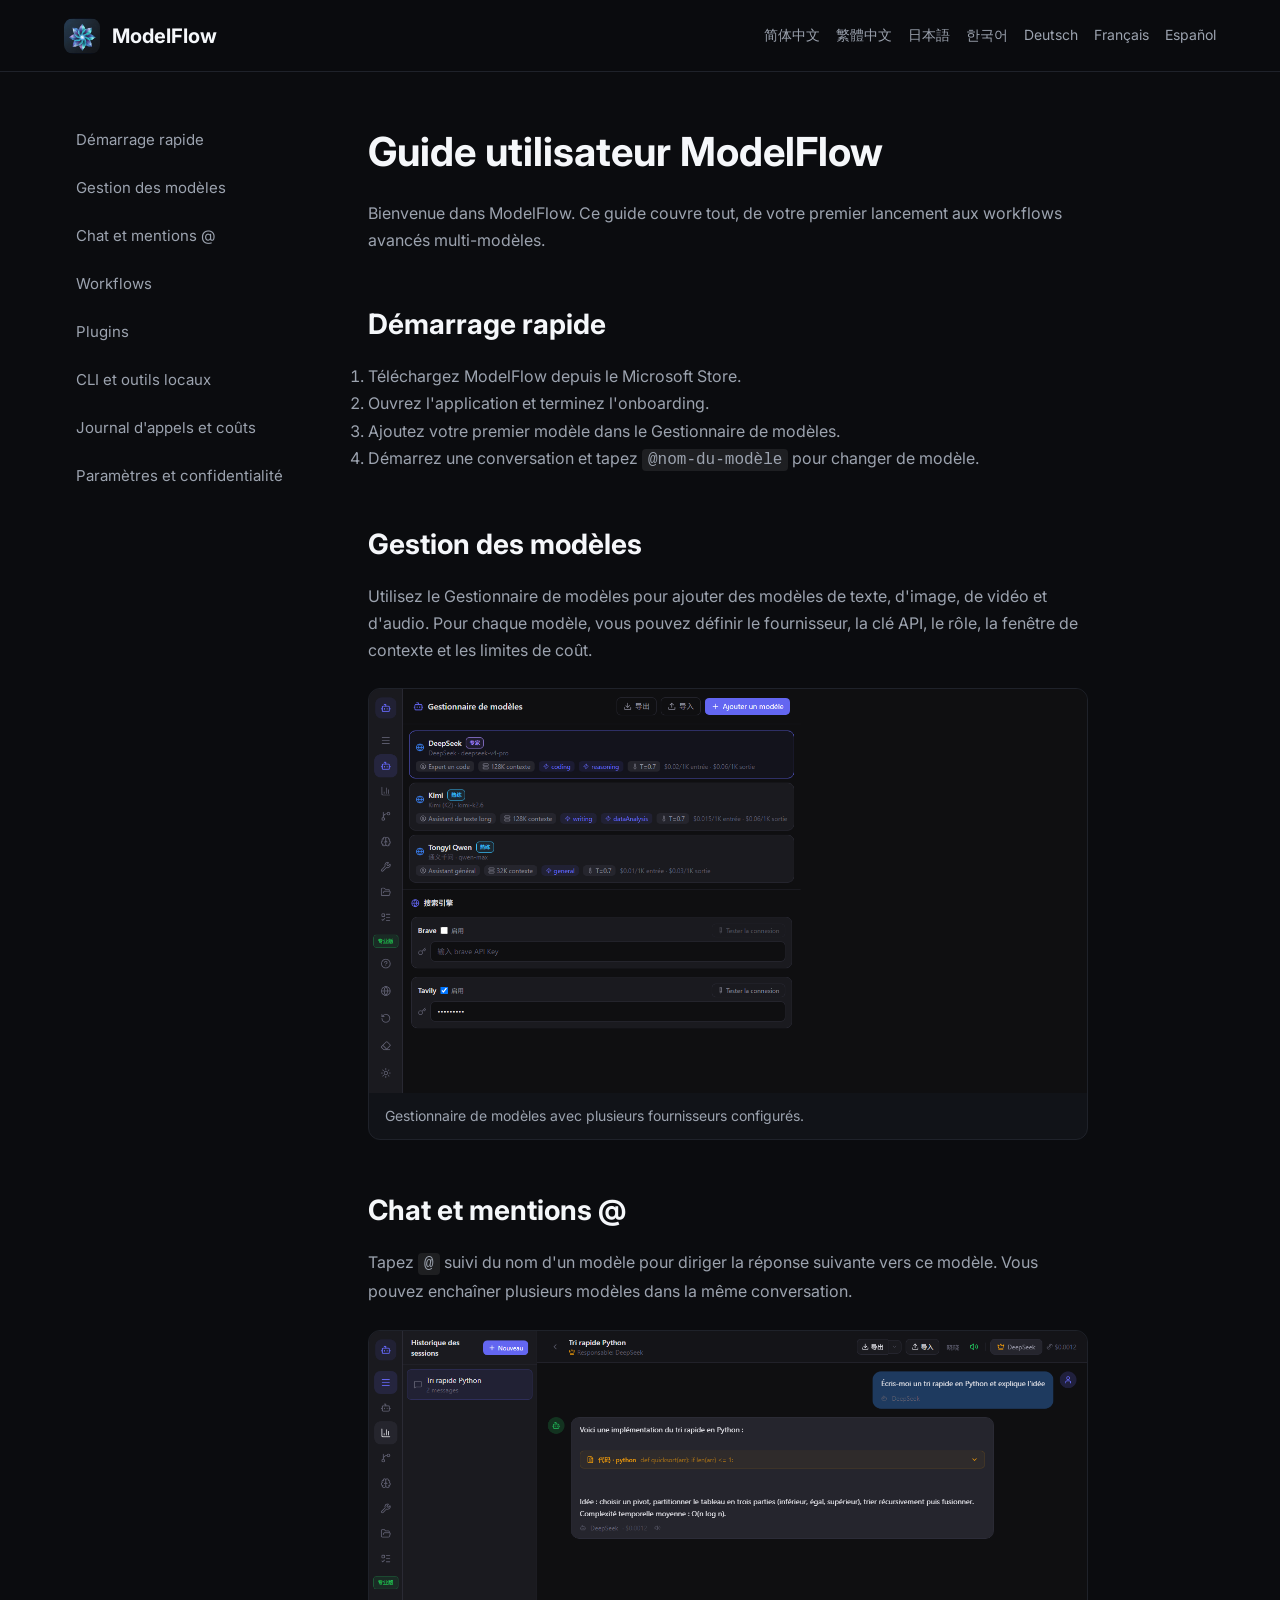
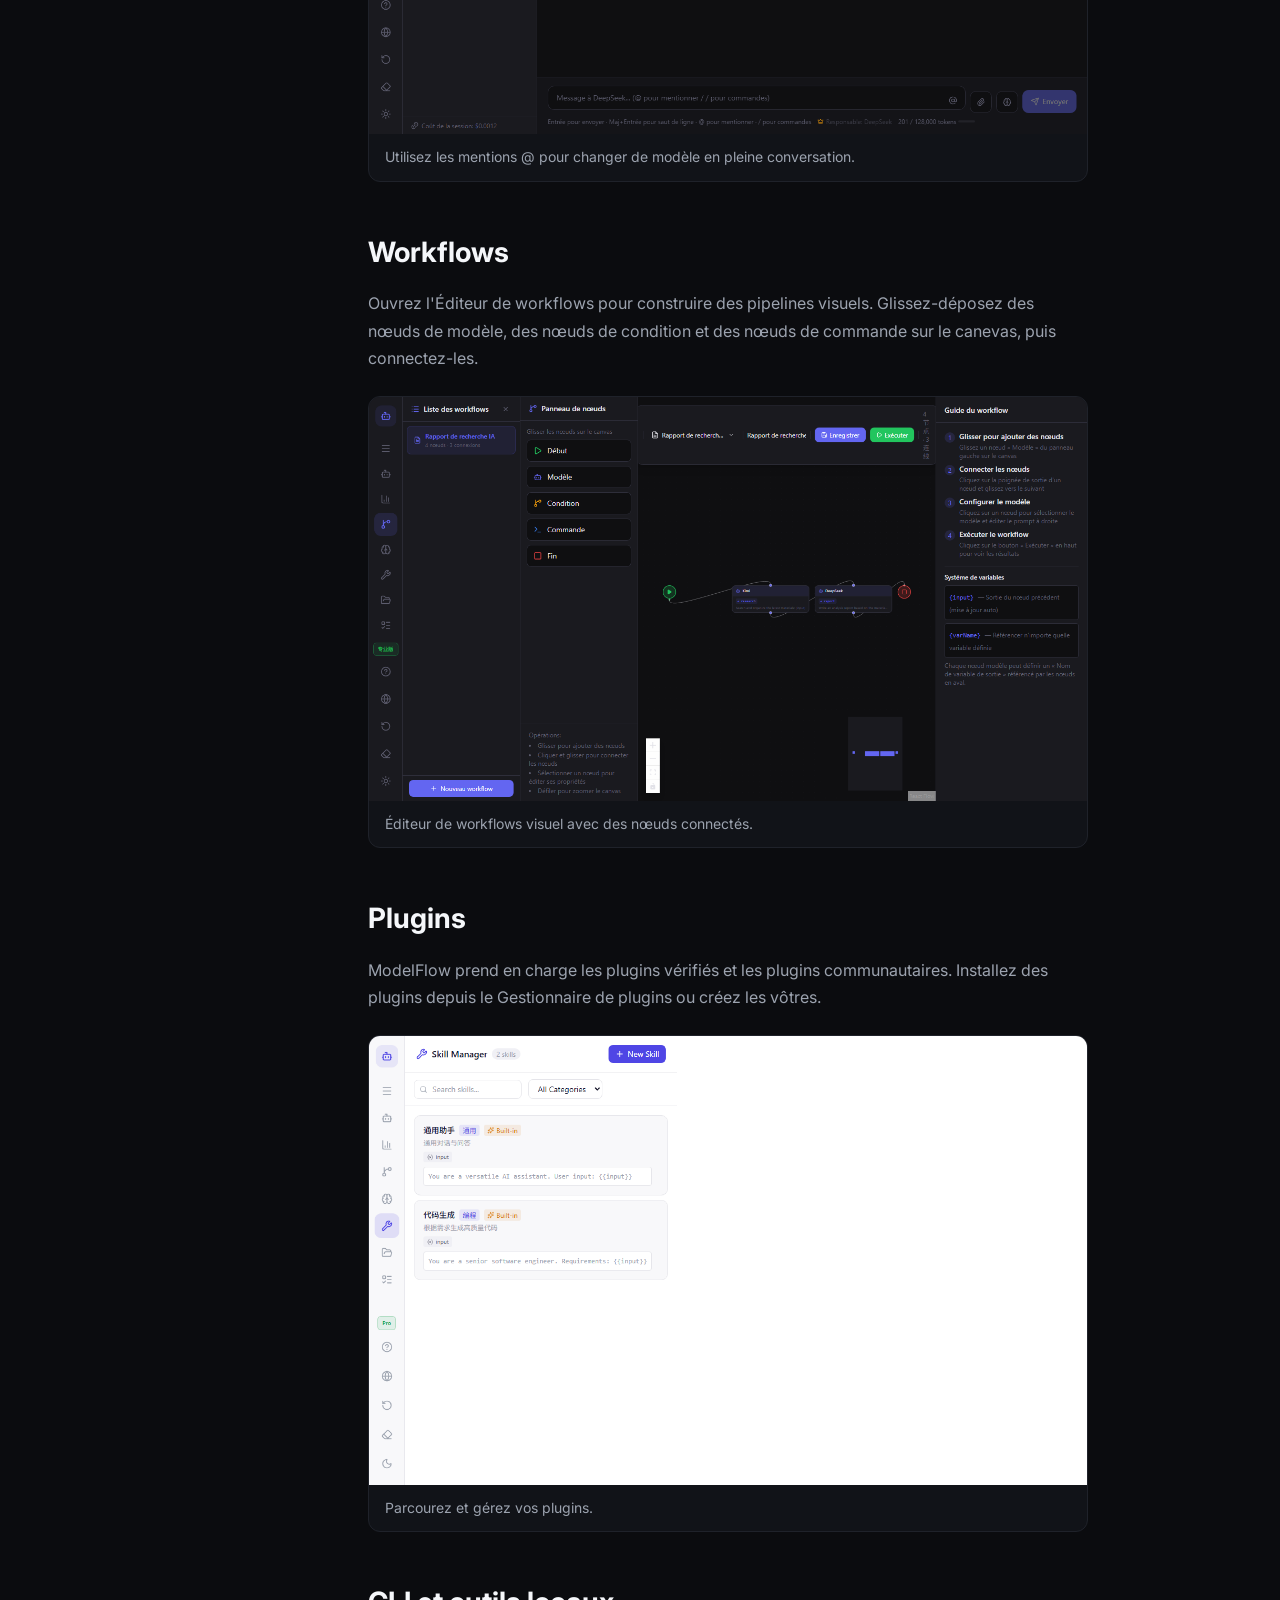
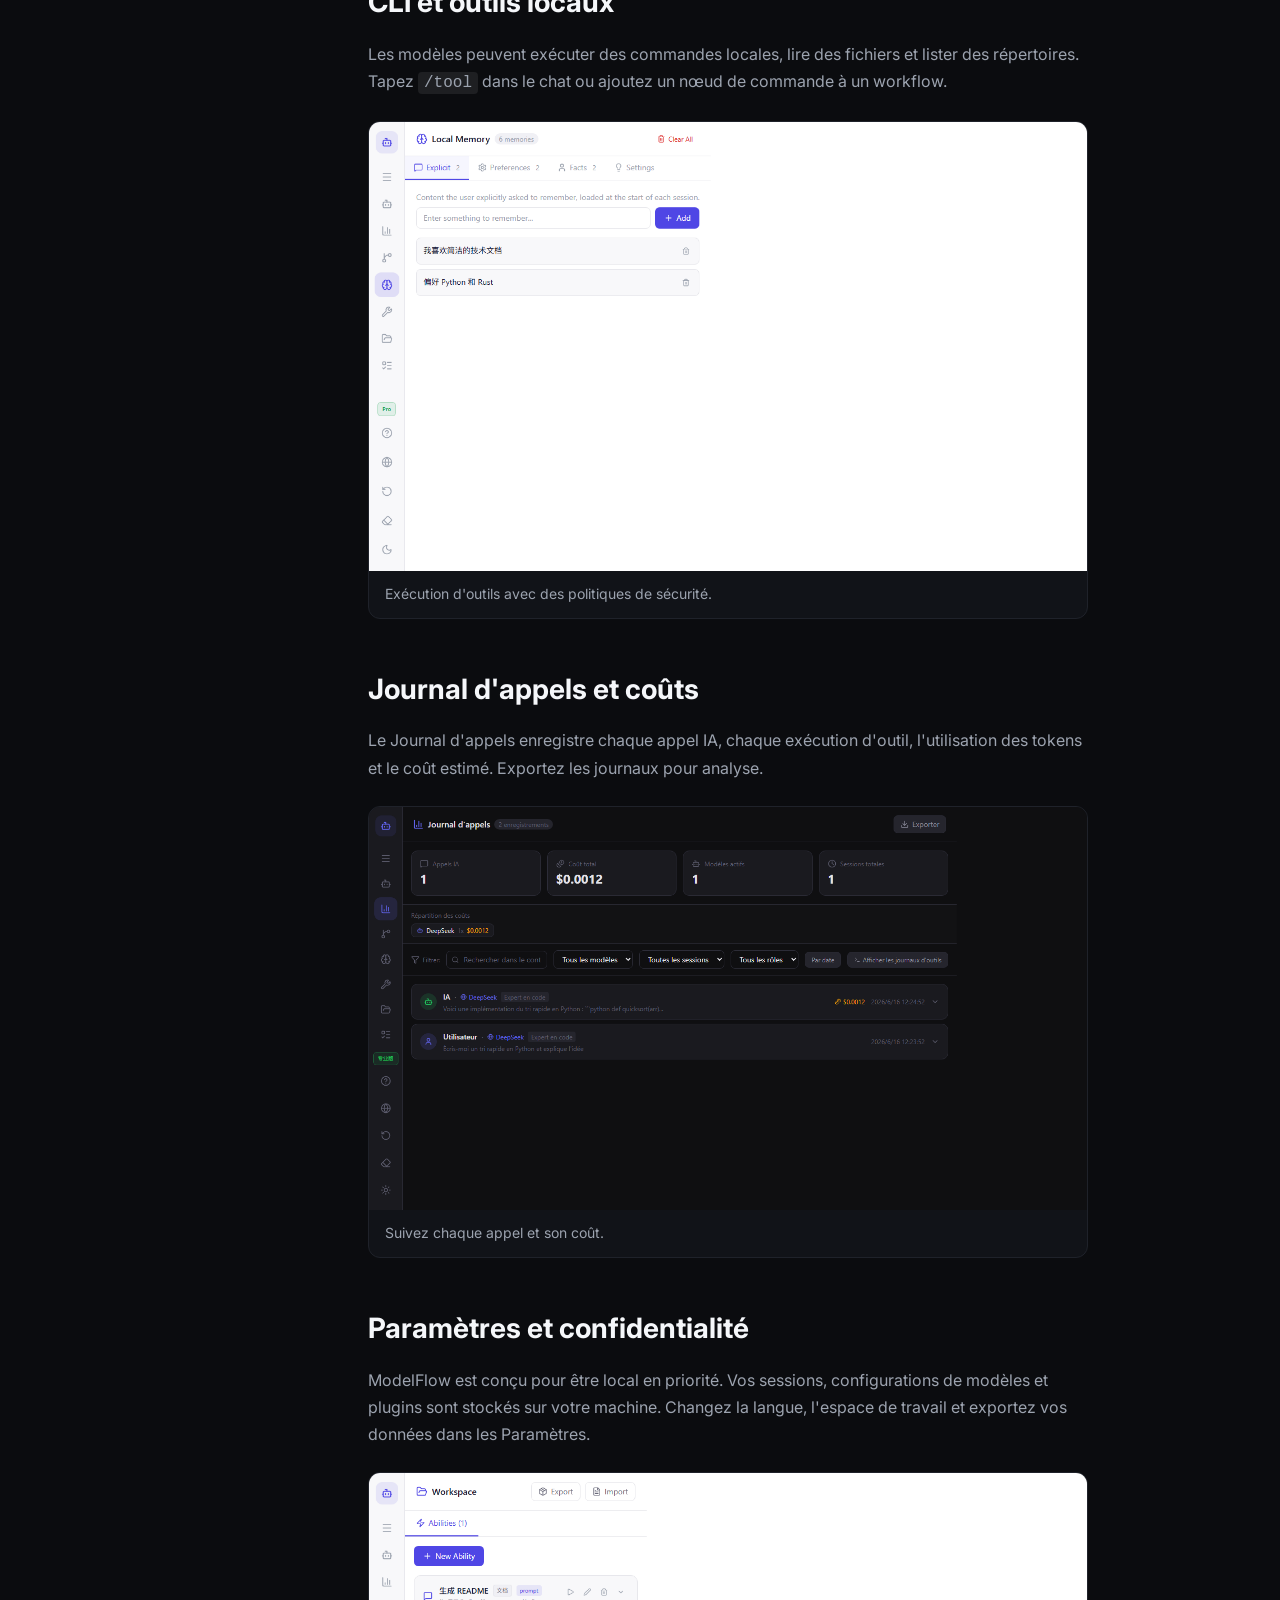
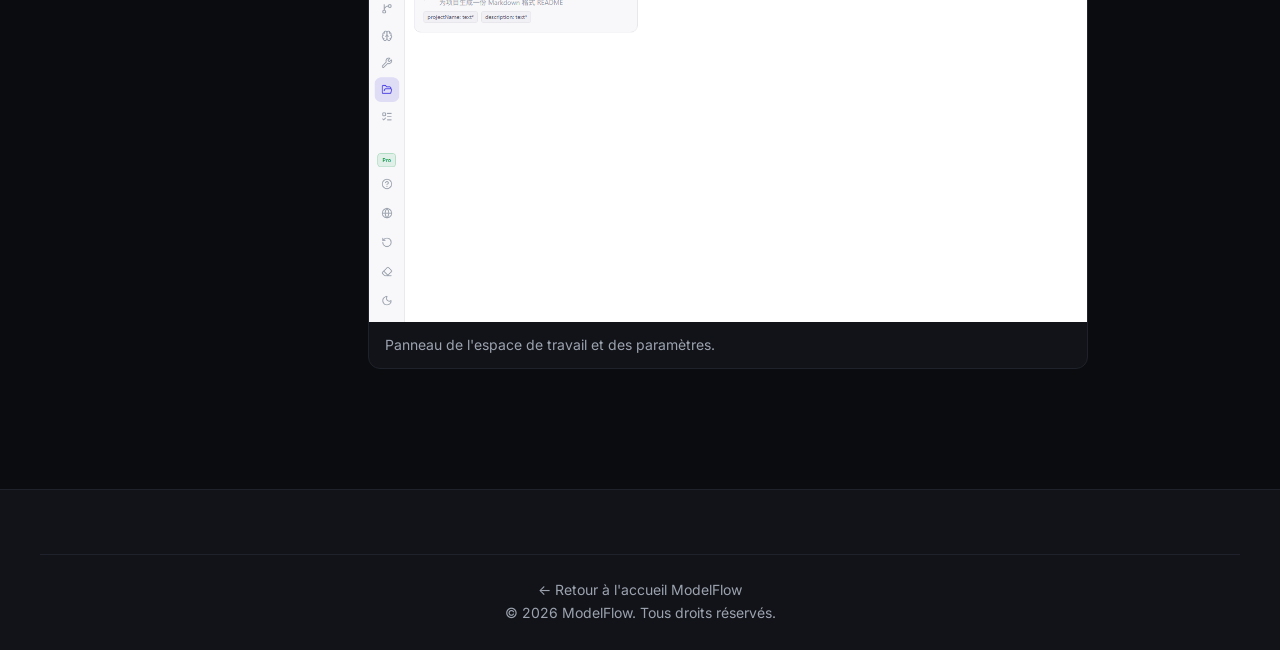
<file: docs/fr/index.html>
<!DOCTYPE html>
<html lang="fr">
<head>
  <meta charset="UTF-8" />
  <meta name="viewport" content="width=device-width, initial-scale=1.0" />
  <title>Guide utilisateur ModelFlow — Français</title>
  <meta name="description" content="Apprenez à utiliser ModelFlow : modèles, chat, workflows, plugins, outils CLI, journal d'appels et paramètres." />
  <link rel="preconnect" href="https://fonts.googleapis.com" />
  <link rel="preconnect" href="https://fonts.gstatic.com" crossorigin />
  <link href="https://fonts.googleapis.com/css2?family=Inter:wght@400;500;600;700&display=swap" rel="stylesheet" />
  <link rel="stylesheet" href="../../css/styles.css" />
</head>
<body class="docs-body">
  <nav class="navbar docs-navbar">
    <div class="container">
      <a href="../../index.html" class="nav-brand">
        <img src="../../assets/logo.png" alt="Logo ModelFlow" />
        <span>ModelFlow</span>
      </a>
      <div class="docs-lang-nav">
        <a href="../zh-CN/index.html">简体中文</a>
        <a href="../zh-TW/index.html">繁體中文</a>
        <a href="../ja/index.html">日本語</a>
        <a href="../ko/index.html">한국어</a>
        <a href="../de/index.html">Deutsch</a>
        <a href="../fr/index.html">Français</a>
        <a href="../es/index.html">Español</a>
      </div>
    </div>
  </nav>

  <div class="docs-layout container">
    <aside class="docs-sidebar">
      <ul>
        <li><a href="#quick-start">Démarrage rapide</a></li>
        <li><a href="#models">Gestion des modèles</a></li>
        <li><a href="#chat">Chat et mentions @</a></li>
        <li><a href="#workflows">Workflows</a></li>
        <li><a href="#plugins">Plugins</a></li>
        <li><a href="#cli-tools">CLI et outils locaux</a></li>
        <li><a href="#call-log">Journal d'appels et coûts</a></li>
        <li><a href="#settings">Paramètres et confidentialité</a></li>
      </ul>
    </aside>

    <main class="docs-main">
      <section id="quick-start">
        <h1>Guide utilisateur ModelFlow</h1>
        <p>Bienvenue dans ModelFlow. Ce guide couvre tout, de votre premier lancement aux workflows avancés multi-modèles.</p>
        <h2>Démarrage rapide</h2>
        <ol>
          <li>Téléchargez ModelFlow depuis le Microsoft Store.</li>
          <li>Ouvrez l'application et terminez l'onboarding.</li>
          <li>Ajoutez votre premier modèle dans le Gestionnaire de modèles.</li>
          <li>Démarrez une conversation et tapez <code>@nom-du-modèle</code> pour changer de modèle.</li>
        </ol>
      </section>

      <section id="models">
        <h2>Gestion des modèles</h2>
        <p>Utilisez le Gestionnaire de modèles pour ajouter des modèles de texte, d'image, de vidéo et d'audio. Pour chaque modèle, vous pouvez définir le fournisseur, la clé API, le rôle, la fenêtre de contexte et les limites de coût.</p>
        <figure>
          <img src="../assets/screenshots/fr/02-models.png" alt="Gestionnaire de modèles" />
          <figcaption>Gestionnaire de modèles avec plusieurs fournisseurs configurés.</figcaption>
        </figure>
      </section>

      <section id="chat">
        <h2>Chat et mentions @</h2>
        <p>Tapez <code>@</code> suivi du nom d'un modèle pour diriger la réponse suivante vers ce modèle. Vous pouvez enchaîner plusieurs modèles dans la même conversation.</p>
        <figure>
          <img src="../assets/screenshots/fr/01-chat.png" alt="Chat avec mention @" />
          <figcaption>Utilisez les mentions @ pour changer de modèle en pleine conversation.</figcaption>
        </figure>
      </section>

      <section id="workflows">
        <h2>Workflows</h2>
        <p>Ouvrez l'Éditeur de workflows pour construire des pipelines visuels. Glissez-déposez des nœuds de modèle, des nœuds de condition et des nœuds de commande sur le canevas, puis connectez-les.</p>
        <figure>
          <img src="../assets/screenshots/fr/03-workflow.png" alt="Éditeur de workflows" />
          <figcaption>Éditeur de workflows visuel avec des nœuds connectés.</figcaption>
        </figure>
      </section>

      <section id="plugins">
        <h2>Plugins</h2>
        <p>ModelFlow prend en charge les plugins vérifiés et les plugins communautaires. Installez des plugins depuis le Gestionnaire de plugins ou créez les vôtres.</p>
        <figure>
          <img src="../assets/screenshots/common/06-skills.png" alt="Gestionnaire de plugins" />
          <figcaption>Parcourez et gérez vos plugins.</figcaption>
        </figure>
      </section>

      <section id="cli-tools">
        <h2>CLI et outils locaux</h2>
        <p>Les modèles peuvent exécuter des commandes locales, lire des fichiers et lister des répertoires. Tapez <code>/tool</code> dans le chat ou ajoutez un nœud de commande à un workflow.</p>
        <figure>
          <img src="../assets/screenshots/common/05-memory.png" alt="Mémoire et outils" />
          <figcaption>Exécution d'outils avec des politiques de sécurité.</figcaption>
        </figure>
      </section>

      <section id="call-log">
        <h2>Journal d'appels et coûts</h2>
        <p>Le Journal d'appels enregistre chaque appel IA, chaque exécution d'outil, l'utilisation des tokens et le coût estimé. Exportez les journaux pour analyse.</p>
        <figure>
          <img src="../assets/screenshots/fr/04-calllog.png" alt="Journal d'appels" />
          <figcaption>Suivez chaque appel et son coût.</figcaption>
        </figure>
      </section>

      <section id="settings">
        <h2>Paramètres et confidentialité</h2>
        <p>ModelFlow est conçu pour être local en priorité. Vos sessions, configurations de modèles et plugins sont stockés sur votre machine. Changez la langue, l'espace de travail et exportez vos données dans les Paramètres.</p>
        <figure>
          <img src="../assets/screenshots/common/07-workspace.png" alt="Paramètres de l'espace de travail" />
          <figcaption>Panneau de l'espace de travail et des paramètres.</figcaption>
        </figure>
      </section>
    </main>
  </div>

  <footer class="footer">
    <div class="container footer-bottom">
      <p><a href="../../index.html" style="color:var(--text-secondary);">← Retour à l'accueil ModelFlow</a></p>
      <p>© 2026 ModelFlow. Tous droits réservés.</p>
    </div>
  </footer>
</body>
</html>
</file>
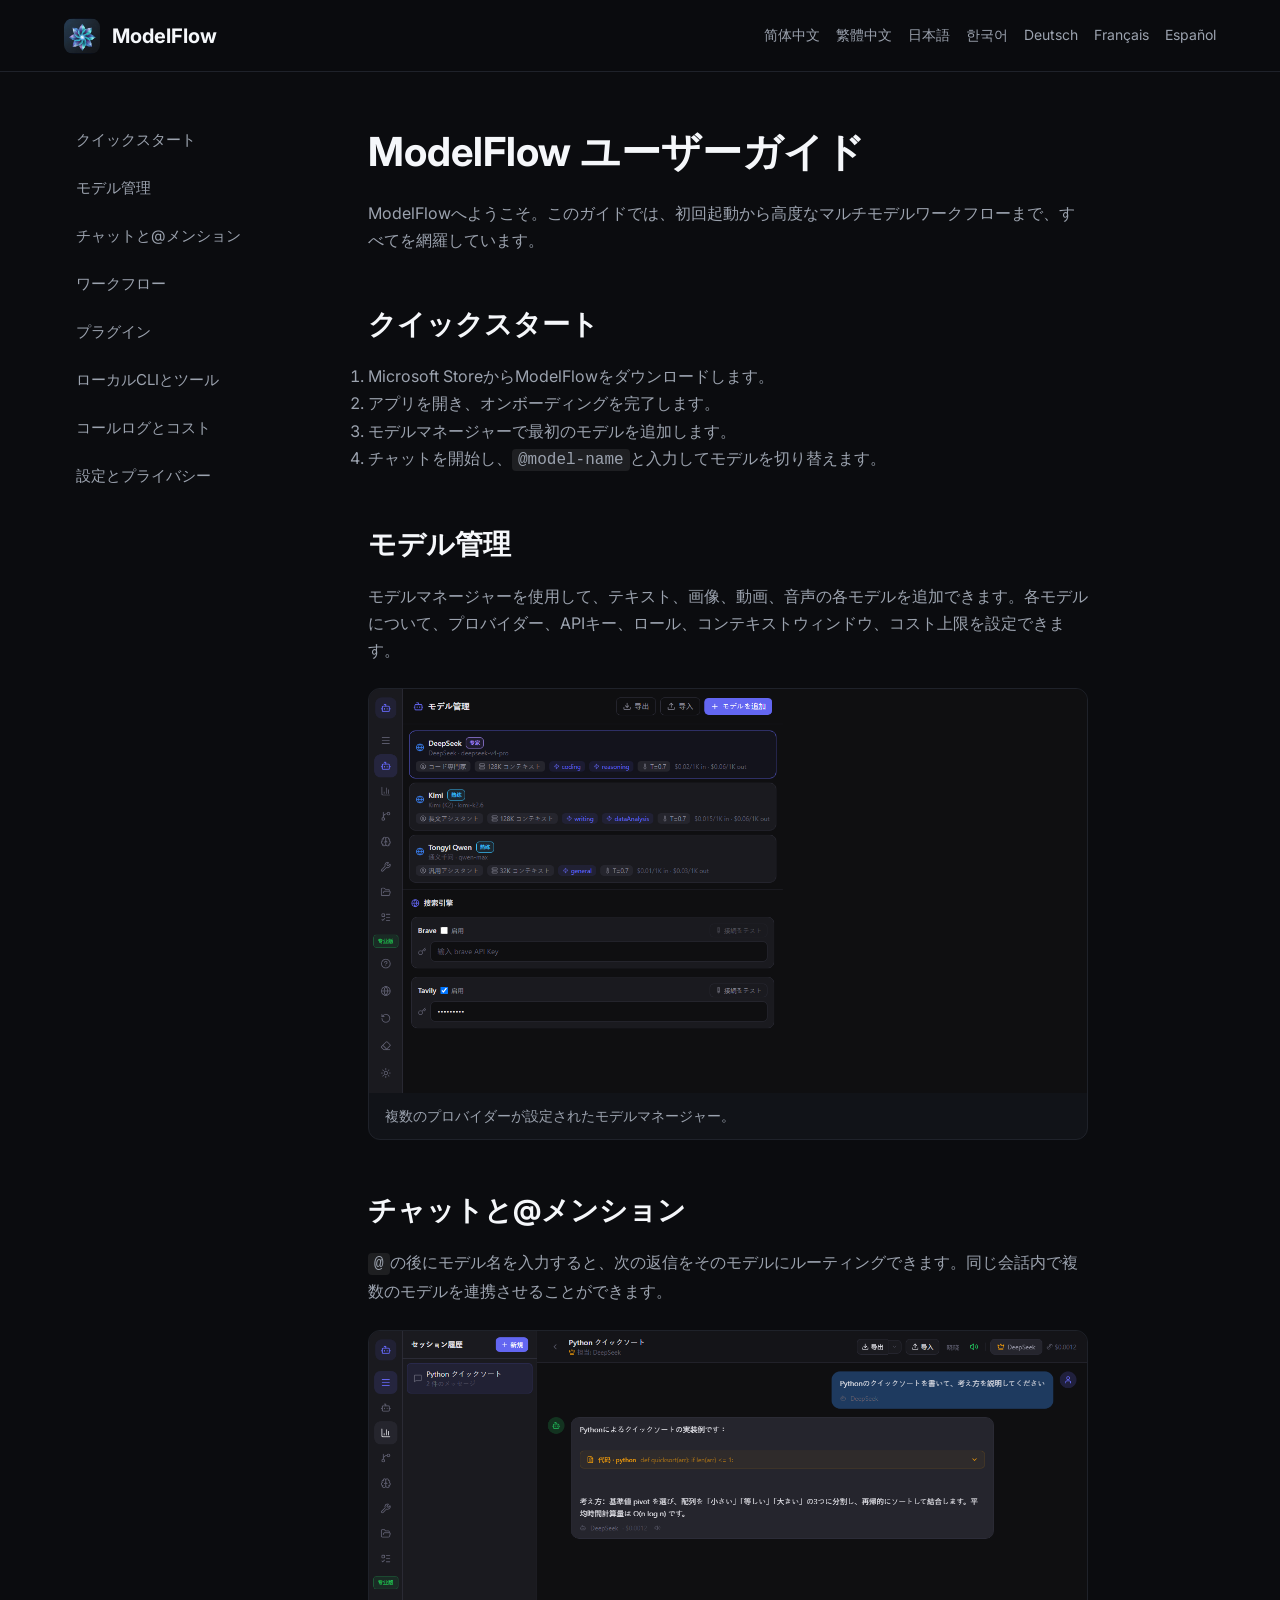
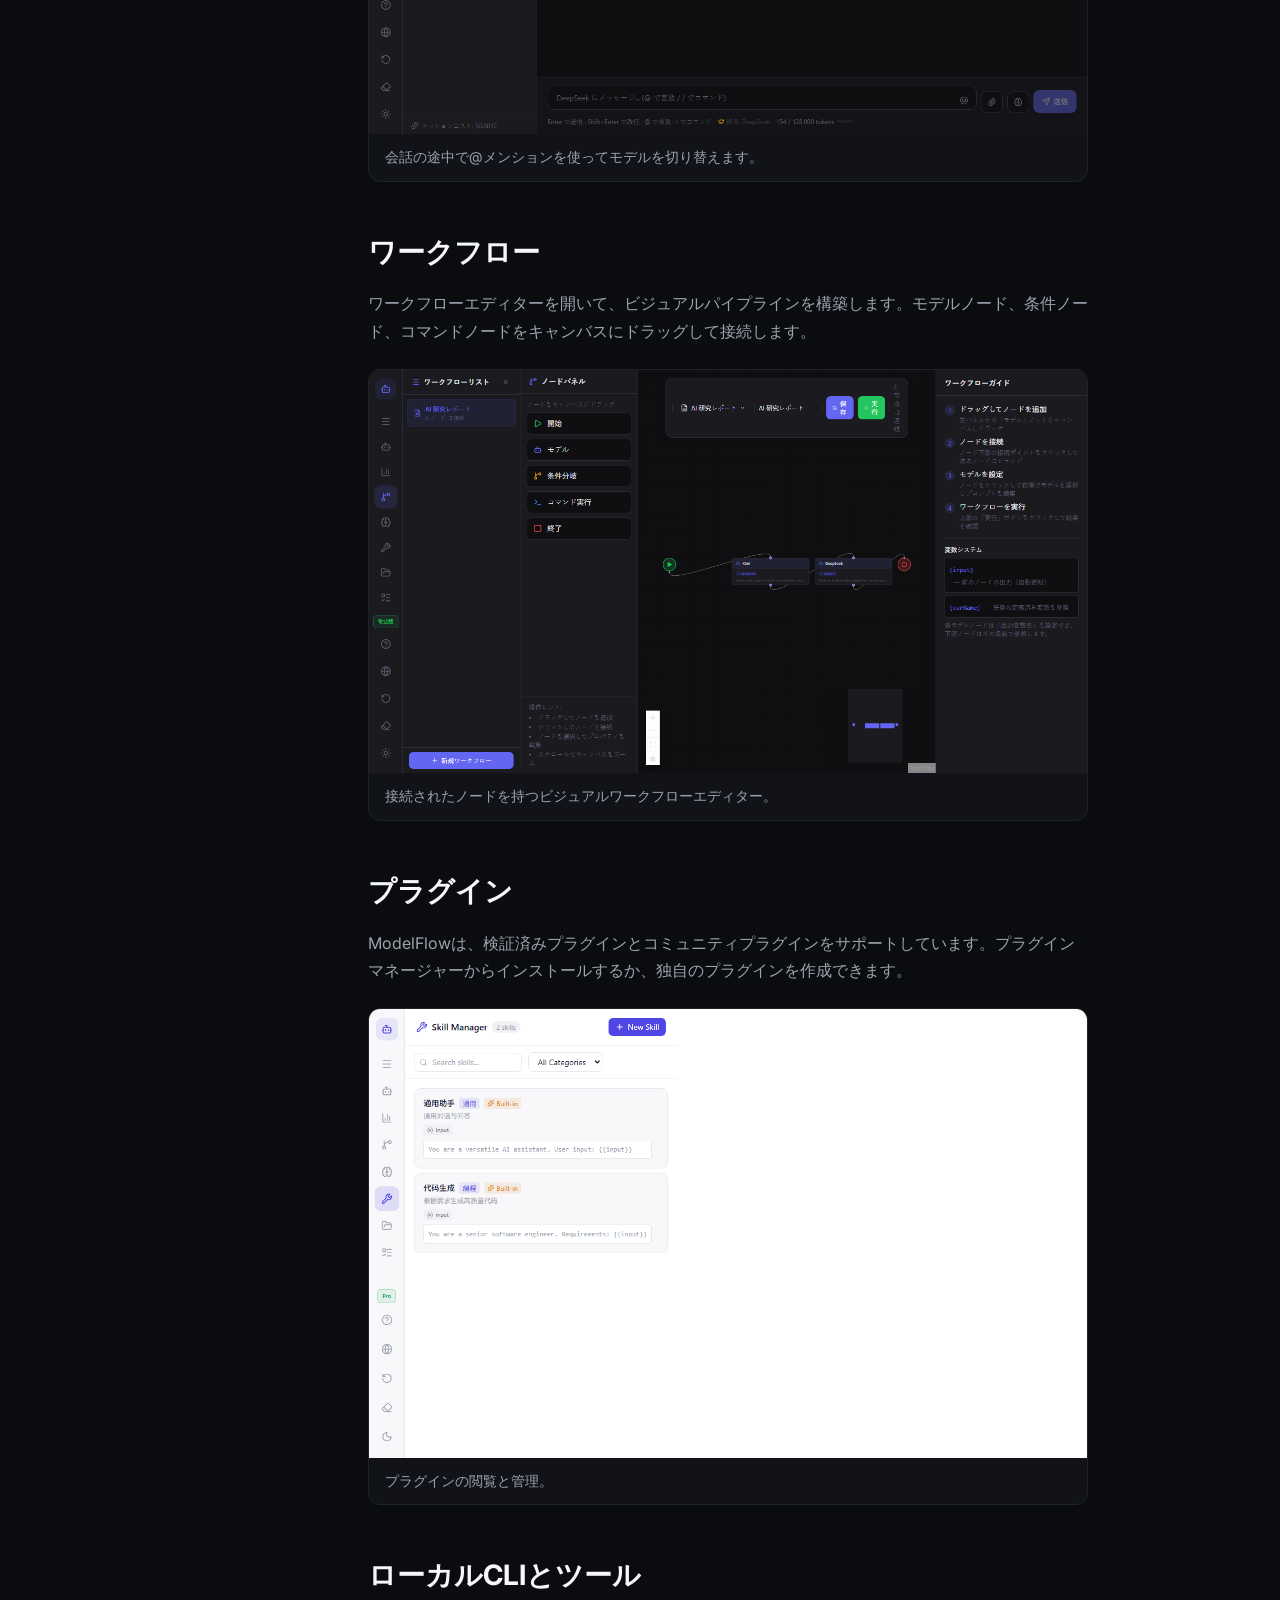
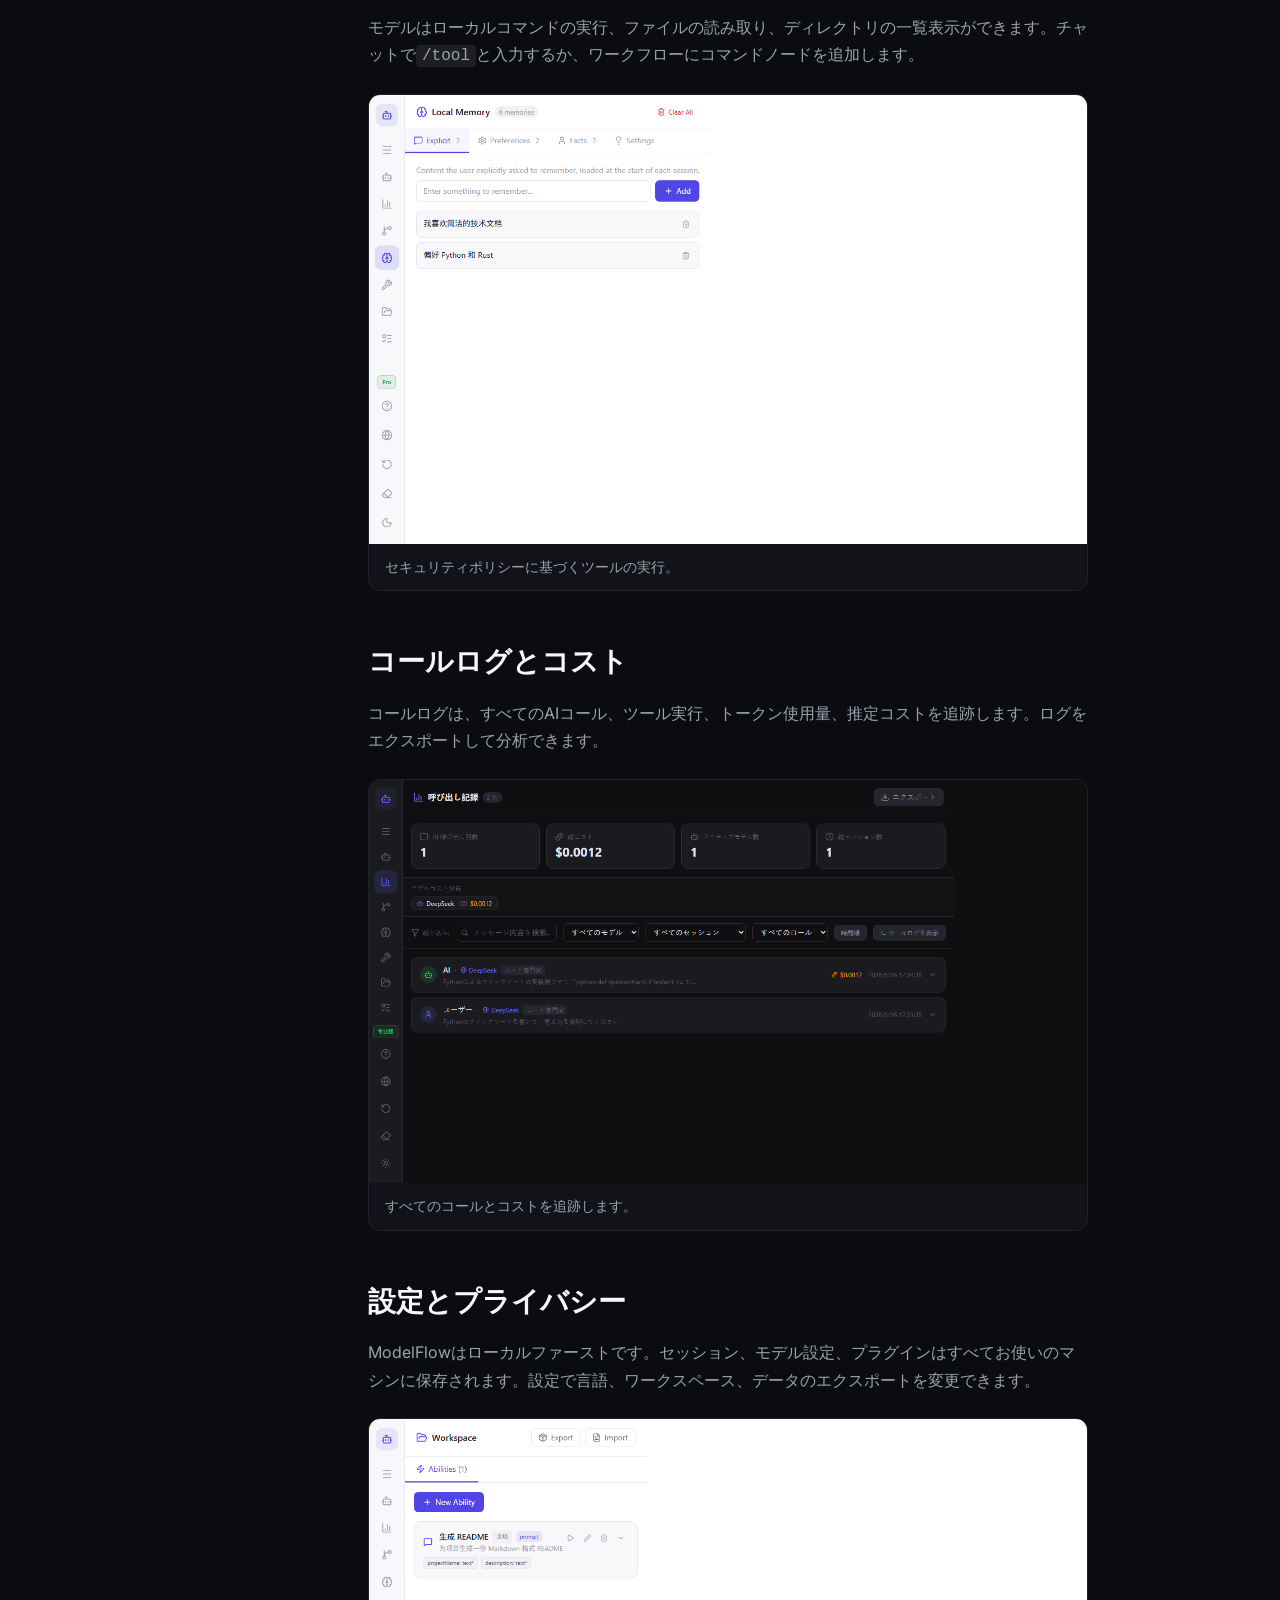
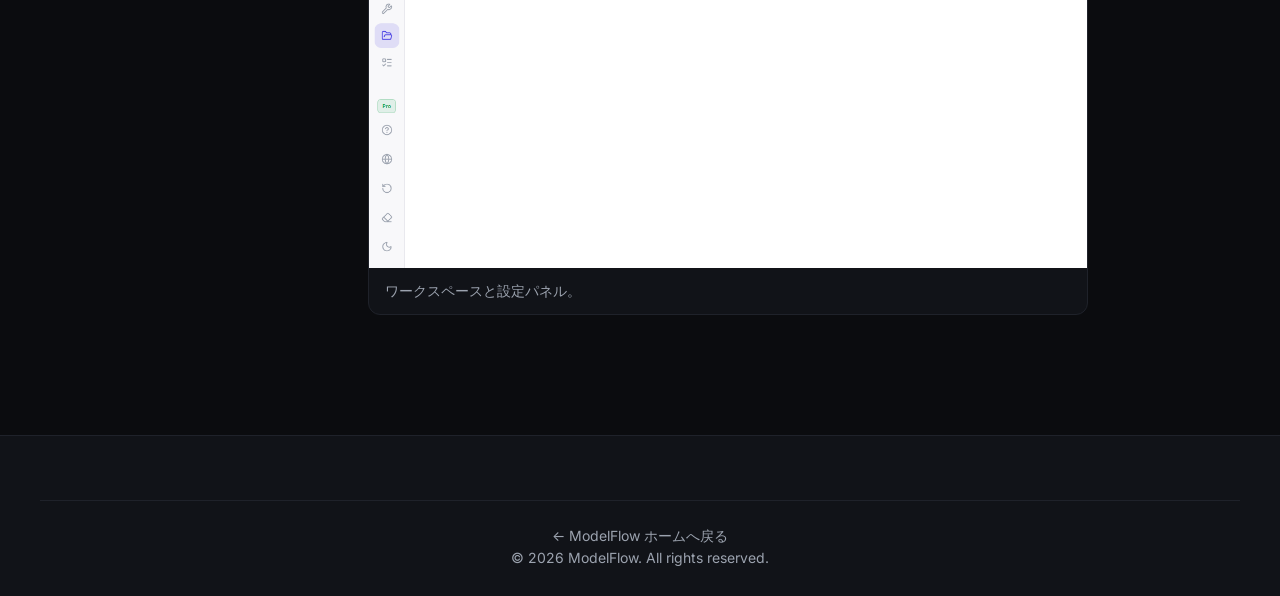
<file: docs/ja/index.html>
<!DOCTYPE html>
<html lang="ja">
<head>
  <meta charset="UTF-8" />
  <meta name="viewport" content="width=device-width, initial-scale=1.0" />
  <title>ModelFlow ユーザーガイド — 日本語</title>
  <meta name="description" content="ModelFlowの使い方を学びましょう：モデル、チャット、ワークフロー、プラグイン、CLIツール、コールログ、設定など。" />
  <link rel="preconnect" href="https://fonts.googleapis.com" />
  <link rel="preconnect" href="https://fonts.gstatic.com" crossorigin />
  <link href="https://fonts.googleapis.com/css2?family=Inter:wght@400;500;600;700&display=swap" rel="stylesheet" />
  <link rel="stylesheet" href="../../css/styles.css" />
</head>
<body class="docs-body">
  <nav class="navbar docs-navbar">
    <div class="container">
      <a href="../../index.html" class="nav-brand">
        <img src="../../assets/logo.png" alt="ModelFlow ロゴ" />
        <span>ModelFlow</span>
      </a>
      <div class="docs-lang-nav">
        <a href="../zh-CN/index.html">简体中文</a>
        <a href="../zh-TW/index.html">繁體中文</a>
        <a href="../ja/index.html">日本語</a>
        <a href="../ko/index.html">한국어</a>
        <a href="../de/index.html">Deutsch</a>
        <a href="../fr/index.html">Français</a>
        <a href="../es/index.html">Español</a>
      </div>
    </div>
  </nav>

  <div class="docs-layout container">
    <aside class="docs-sidebar">
      <ul>
        <li><a href="#quick-start">クイックスタート</a></li>
        <li><a href="#models">モデル管理</a></li>
        <li><a href="#chat">チャットと@メンション</a></li>
        <li><a href="#workflows">ワークフロー</a></li>
        <li><a href="#plugins">プラグイン</a></li>
        <li><a href="#cli-tools">ローカルCLIとツール</a></li>
        <li><a href="#call-log">コールログとコスト</a></li>
        <li><a href="#settings">設定とプライバシー</a></li>
      </ul>
    </aside>

    <main class="docs-main">
      <section id="quick-start">
        <h1>ModelFlow ユーザーガイド</h1>
        <p>ModelFlowへようこそ。このガイドでは、初回起動から高度なマルチモデルワークフローまで、すべてを網羅しています。</p>
        <h2>クイックスタート</h2>
        <ol>
          <li>Microsoft StoreからModelFlowをダウンロードします。</li>
          <li>アプリを開き、オンボーディングを完了します。</li>
          <li>モデルマネージャーで最初のモデルを追加します。</li>
          <li>チャットを開始し、<code>@model-name</code>と入力してモデルを切り替えます。</li>
        </ol>
      </section>

      <section id="models">
        <h2>モデル管理</h2>
        <p>モデルマネージャーを使用して、テキスト、画像、動画、音声の各モデルを追加できます。各モデルについて、プロバイダー、APIキー、ロール、コンテキストウィンドウ、コスト上限を設定できます。</p>
        <figure>
          <img src="../assets/screenshots/ja/02-models.png" alt="モデルマネージャー" />
          <figcaption>複数のプロバイダーが設定されたモデルマネージャー。</figcaption>
        </figure>
      </section>

      <section id="chat">
        <h2>チャットと@メンション</h2>
        <p><code>@</code>の後にモデル名を入力すると、次の返信をそのモデルにルーティングできます。同じ会話内で複数のモデルを連携させることができます。</p>
        <figure>
          <img src="../assets/screenshots/ja/01-chat.png" alt="@メンション付きチャット" />
          <figcaption>会話の途中で@メンションを使ってモデルを切り替えます。</figcaption>
        </figure>
      </section>

      <section id="workflows">
        <h2>ワークフロー</h2>
        <p>ワークフローエディターを開いて、ビジュアルパイプラインを構築します。モデルノード、条件ノード、コマンドノードをキャンバスにドラッグして接続します。</p>
        <figure>
          <img src="../assets/screenshots/ja/03-workflow.png" alt="ワークフローエディター" />
          <figcaption>接続されたノードを持つビジュアルワークフローエディター。</figcaption>
        </figure>
      </section>

      <section id="plugins">
        <h2>プラグイン</h2>
        <p>ModelFlowは、検証済みプラグインとコミュニティプラグインをサポートしています。プラグインマネージャーからインストールするか、独自のプラグインを作成できます。</p>
        <figure>
          <img src="../assets/screenshots/common/06-skills.png" alt="プラグインマネージャー" />
          <figcaption>プラグインの閲覧と管理。</figcaption>
        </figure>
      </section>

      <section id="cli-tools">
        <h2>ローカルCLIとツール</h2>
        <p>モデルはローカルコマンドの実行、ファイルの読み取り、ディレクトリの一覧表示ができます。チャットで<code>/tool</code>と入力するか、ワークフローにコマンドノードを追加します。</p>
        <figure>
          <img src="../assets/screenshots/common/05-memory.png" alt="メモリとツール" />
          <figcaption>セキュリティポリシーに基づくツールの実行。</figcaption>
        </figure>
      </section>

      <section id="call-log">
        <h2>コールログとコスト</h2>
        <p>コールログは、すべてのAIコール、ツール実行、トークン使用量、推定コストを追跡します。ログをエクスポートして分析できます。</p>
        <figure>
          <img src="../assets/screenshots/ja/04-calllog.png" alt="コールログ" />
          <figcaption>すべてのコールとコストを追跡します。</figcaption>
        </figure>
      </section>

      <section id="settings">
        <h2>設定とプライバシー</h2>
        <p>ModelFlowはローカルファーストです。セッション、モデル設定、プラグインはすべてお使いのマシンに保存されます。設定で言語、ワークスペース、データのエクスポートを変更できます。</p>
        <figure>
          <img src="../assets/screenshots/common/07-workspace.png" alt="ワークスペース設定" />
          <figcaption>ワークスペースと設定パネル。</figcaption>
        </figure>
      </section>
    </main>
  </div>

  <footer class="footer">
    <div class="container footer-bottom">
      <p><a href="../../index.html" style="color:var(--text-secondary);">← ModelFlow ホームへ戻る</a></p>
      <p>© 2026 ModelFlow. All rights reserved.</p>
    </div>
  </footer>
</body>
</html>
</file>
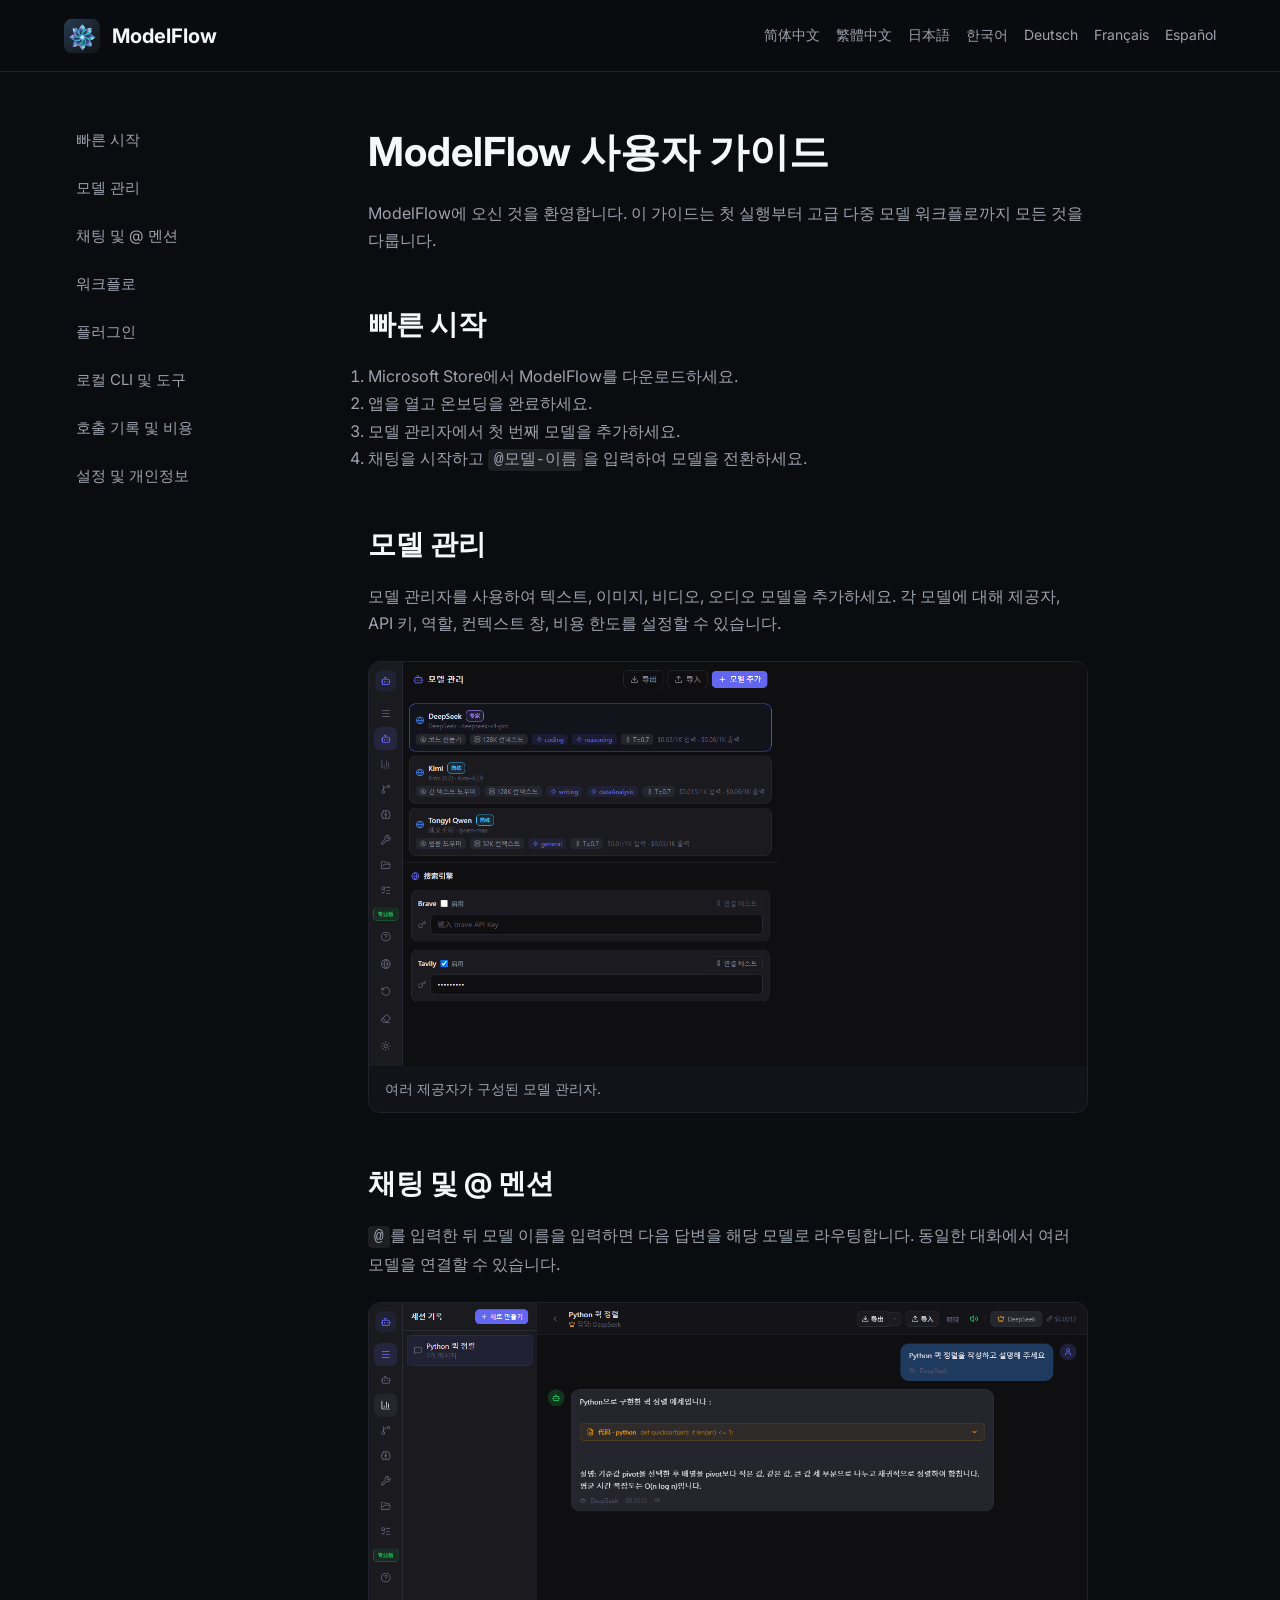
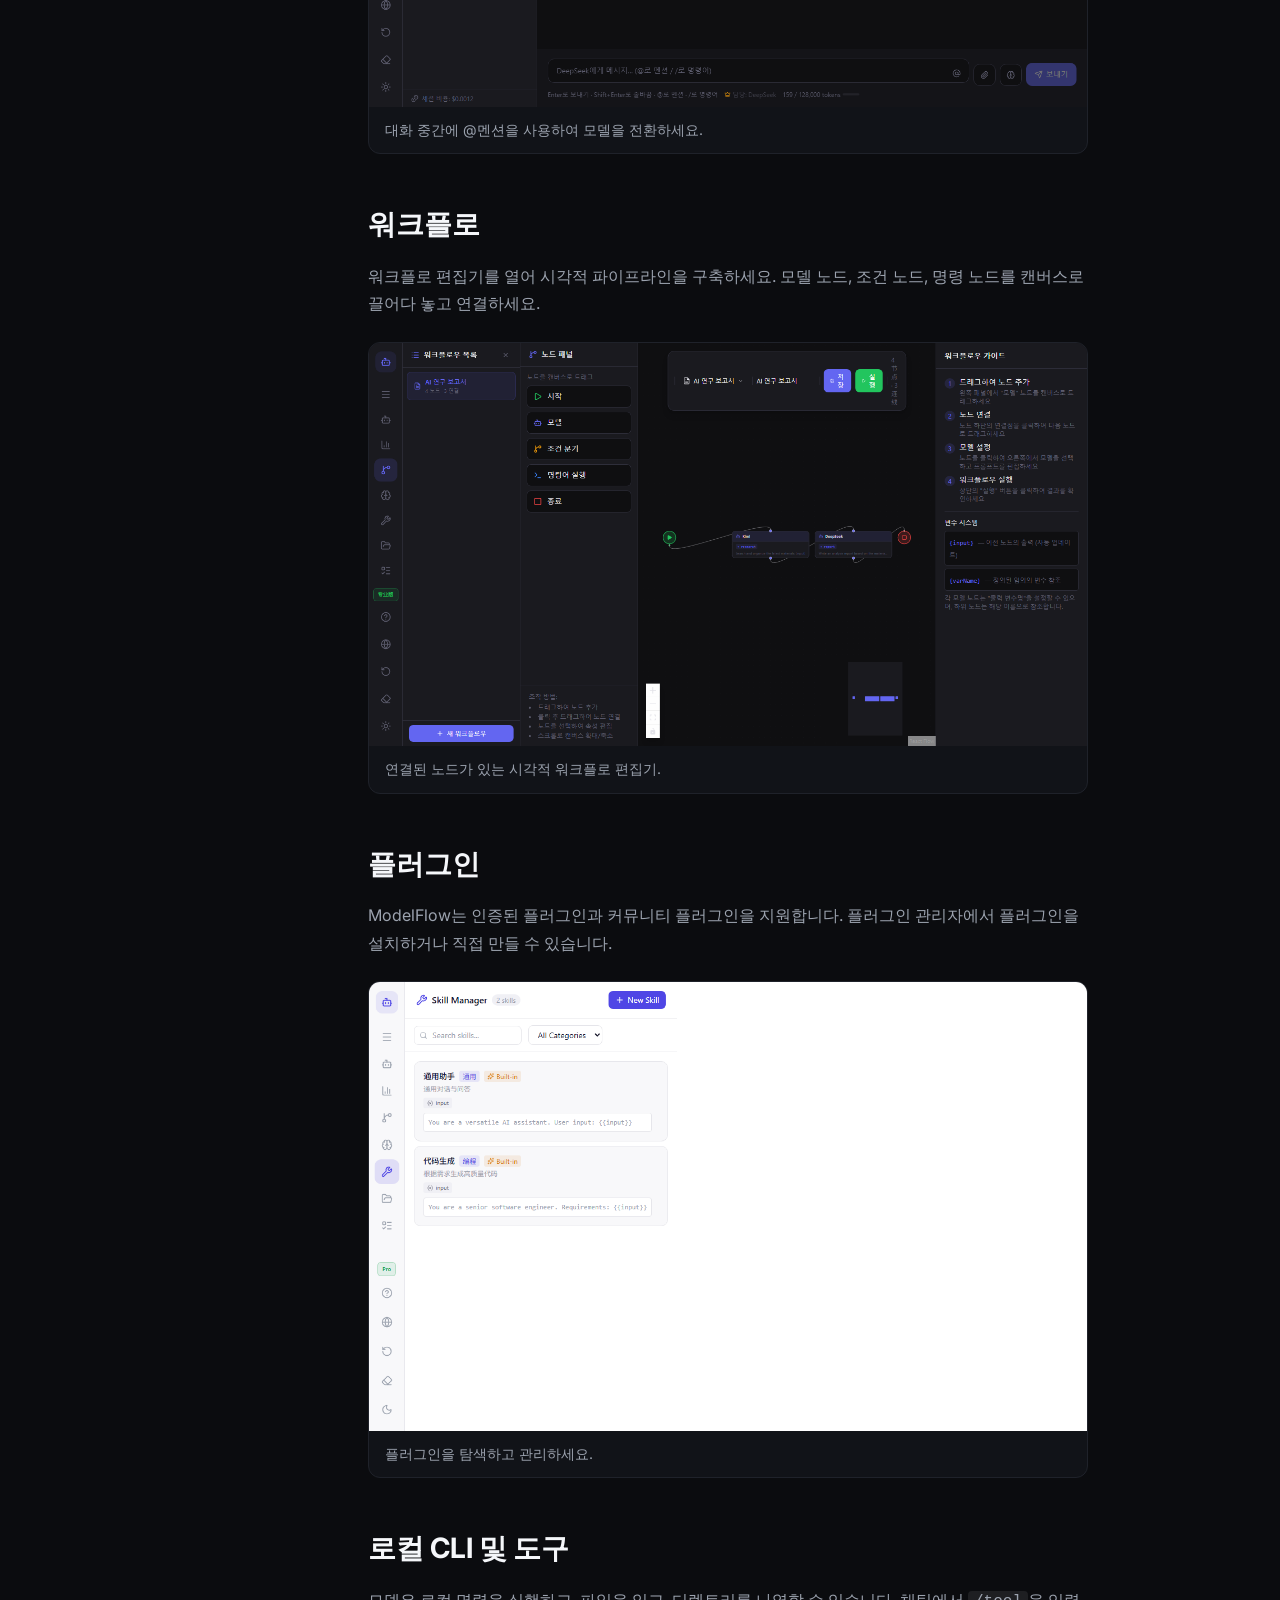
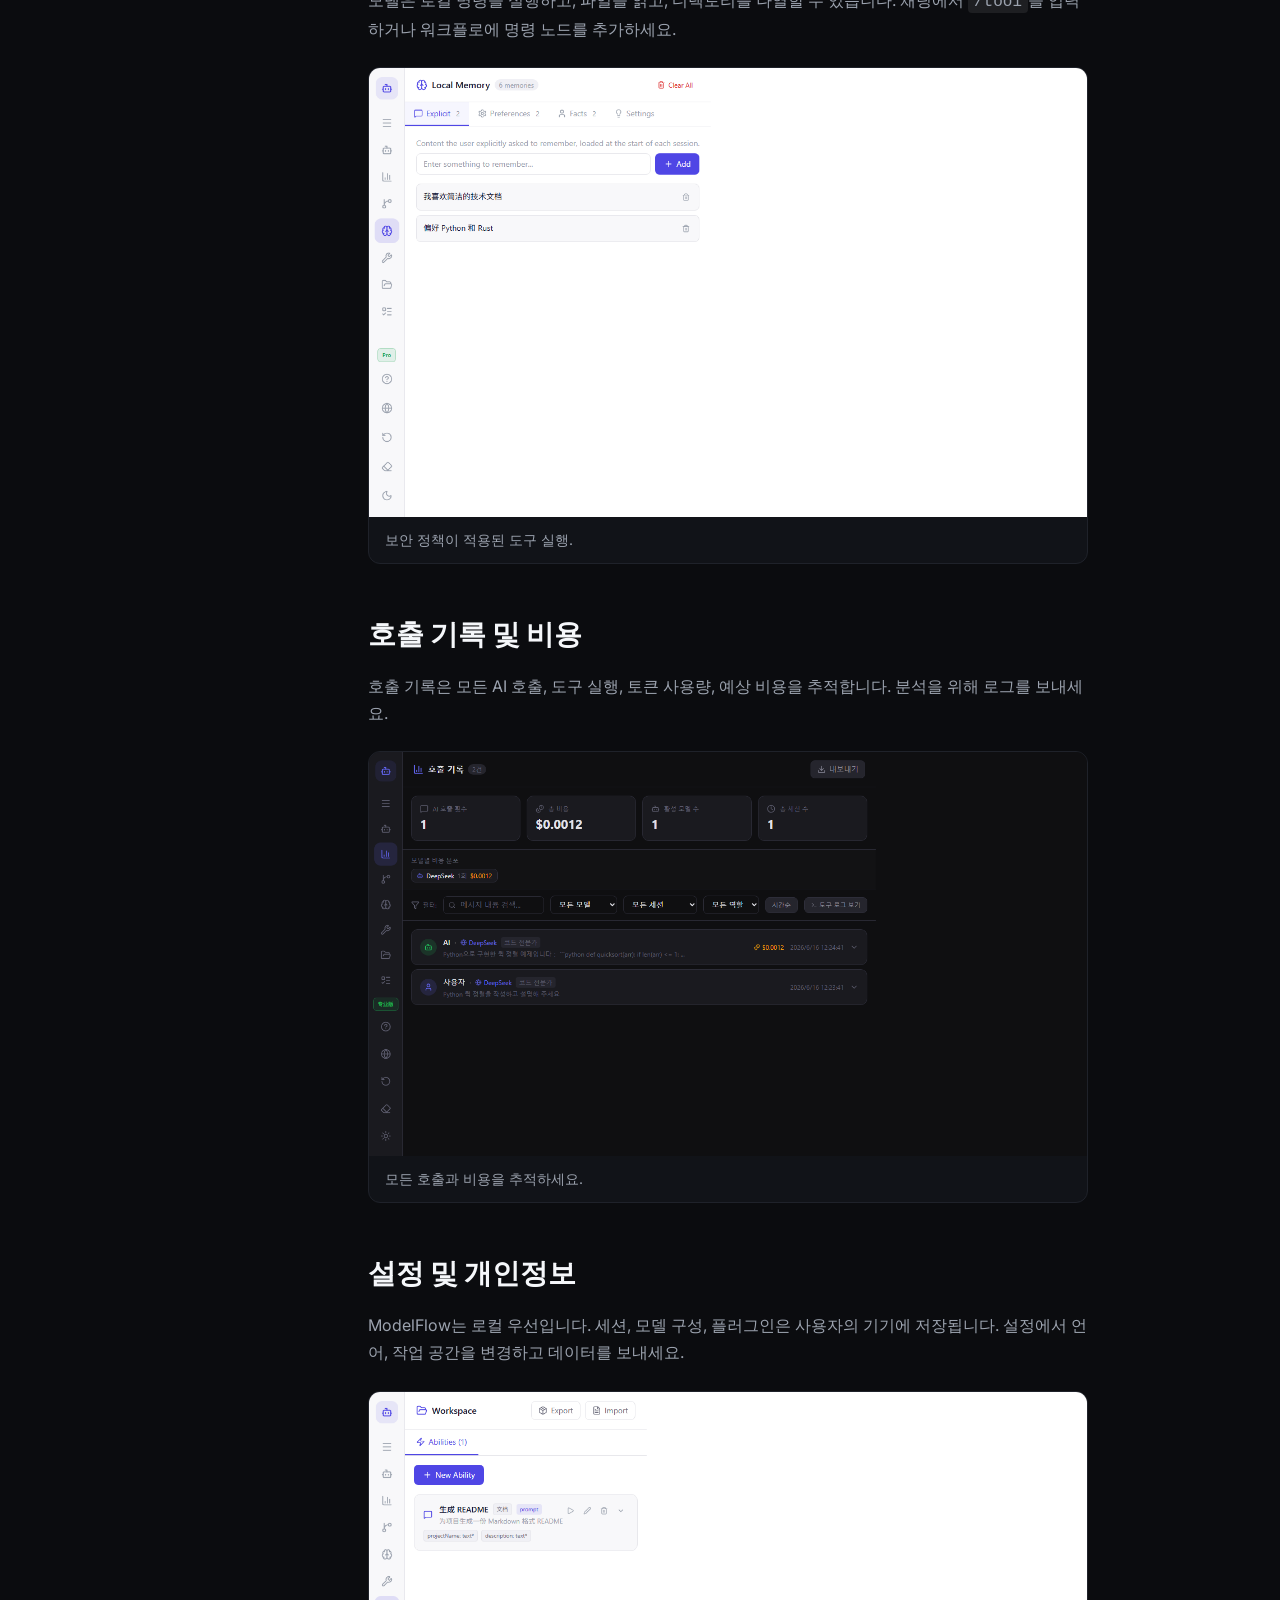
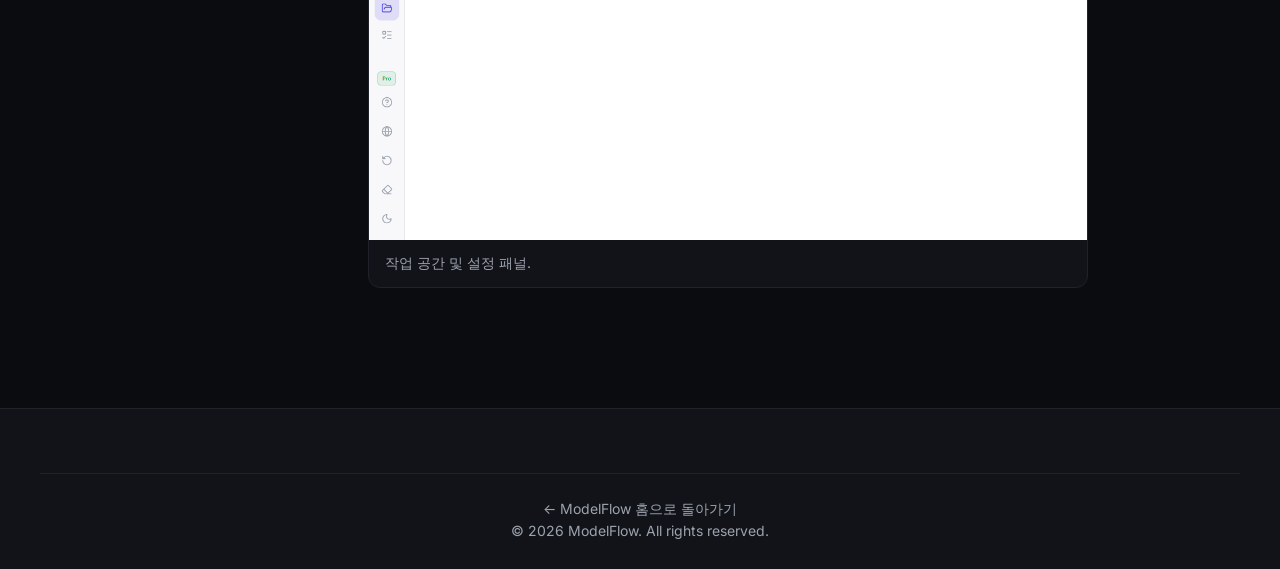
<file: docs/ko/index.html>
<!DOCTYPE html>
<html lang="ko">
<head>
  <meta charset="UTF-8" />
  <meta name="viewport" content="width=device-width, initial-scale=1.0" />
  <title>ModelFlow 사용자 가이드 — 한국어</title>
  <meta name="description" content="ModelFlow 사용법을 알아보세요: 모델, 채팅, 워크플로, 플러그인, CLI 도구, 호출 기록, 설정." />
  <link rel="preconnect" href="https://fonts.googleapis.com" />
  <link rel="preconnect" href="https://fonts.gstatic.com" crossorigin />
  <link href="https://fonts.googleapis.com/css2?family=Inter:wght@400;500;600;700&display=swap" rel="stylesheet" />
  <link rel="stylesheet" href="../../css/styles.css" />
</head>
<body class="docs-body">
  <nav class="navbar docs-navbar">
    <div class="container">
      <a href="../../index.html" class="nav-brand">
        <img src="../../assets/logo.png" alt="ModelFlow 로고" />
        <span>ModelFlow</span>
      </a>
      <div class="docs-lang-nav">
        <a href="../zh-CN/index.html">简体中文</a>
        <a href="../zh-TW/index.html">繁體中文</a>
        <a href="../ja/index.html">日本語</a>
        <a href="../ko/index.html">한국어</a>
        <a href="../de/index.html">Deutsch</a>
        <a href="../fr/index.html">Français</a>
        <a href="../es/index.html">Español</a>
      </div>
    </div>
  </nav>

  <div class="docs-layout container">
    <aside class="docs-sidebar">
      <ul>
        <li><a href="#quick-start">빠른 시작</a></li>
        <li><a href="#models">모델 관리</a></li>
        <li><a href="#chat">채팅 및 @ 멘션</a></li>
        <li><a href="#workflows">워크플로</a></li>
        <li><a href="#plugins">플러그인</a></li>
        <li><a href="#cli-tools">로컬 CLI 및 도구</a></li>
        <li><a href="#call-log">호출 기록 및 비용</a></li>
        <li><a href="#settings">설정 및 개인정보</a></li>
      </ul>
    </aside>

    <main class="docs-main">
      <section id="quick-start">
        <h1>ModelFlow 사용자 가이드</h1>
        <p>ModelFlow에 오신 것을 환영합니다. 이 가이드는 첫 실행부터 고급 다중 모델 워크플로까지 모든 것을 다룹니다.</p>
        <h2>빠른 시작</h2>
        <ol>
          <li>Microsoft Store에서 ModelFlow를 다운로드하세요.</li>
          <li>앱을 열고 온보딩을 완료하세요.</li>
          <li>모델 관리자에서 첫 번째 모델을 추가하세요.</li>
          <li>채팅을 시작하고 <code>@모델-이름</code>을 입력하여 모델을 전환하세요.</li>
        </ol>
      </section>

      <section id="models">
        <h2>모델 관리</h2>
        <p>모델 관리자를 사용하여 텍스트, 이미지, 비디오, 오디오 모델을 추가하세요. 각 모델에 대해 제공자, API 키, 역할, 컨텍스트 창, 비용 한도를 설정할 수 있습니다.</p>
        <figure>
          <img src="../assets/screenshots/ko/02-models.png" alt="모델 관리자" />
          <figcaption>여러 제공자가 구성된 모델 관리자.</figcaption>
        </figure>
      </section>

      <section id="chat">
        <h2>채팅 및 @ 멘션</h2>
        <p><code>@</code>를 입력한 뒤 모델 이름을 입력하면 다음 답변을 해당 모델로 라우팅합니다. 동일한 대화에서 여러 모델을 연결할 수 있습니다.</p>
        <figure>
          <img src="../assets/screenshots/ko/01-chat.png" alt="@ 멘션이 있는 채팅" />
          <figcaption>대화 중간에 @멘션을 사용하여 모델을 전환하세요.</figcaption>
        </figure>
      </section>

      <section id="workflows">
        <h2>워크플로</h2>
        <p>워크플로 편집기를 열어 시각적 파이프라인을 구축하세요. 모델 노드, 조건 노드, 명령 노드를 캔버스로 끌어다 놓고 연결하세요.</p>
        <figure>
          <img src="../assets/screenshots/ko/03-workflow.png" alt="워크플로 편집기" />
          <figcaption>연결된 노드가 있는 시각적 워크플로 편집기.</figcaption>
        </figure>
      </section>

      <section id="plugins">
        <h2>플러그인</h2>
        <p>ModelFlow는 인증된 플러그인과 커뮤니티 플러그인을 지원합니다. 플러그인 관리자에서 플러그인을 설치하거나 직접 만들 수 있습니다.</p>
        <figure>
          <img src="../assets/screenshots/common/06-skills.png" alt="플러그인 관리자" />
          <figcaption>플러그인을 탐색하고 관리하세요.</figcaption>
        </figure>
      </section>

      <section id="cli-tools">
        <h2>로컬 CLI 및 도구</h2>
        <p>모델은 로컬 명령을 실행하고, 파일을 읽고, 디렉토리를 나열할 수 있습니다. 채팅에서 <code>/tool</code>을 입력하거나 워크플로에 명령 노드를 추가하세요.</p>
        <figure>
          <img src="../assets/screenshots/common/05-memory.png" alt="메모리 및 도구" />
          <figcaption>보안 정책이 적용된 도구 실행.</figcaption>
        </figure>
      </section>

      <section id="call-log">
        <h2>호출 기록 및 비용</h2>
        <p>호출 기록은 모든 AI 호출, 도구 실행, 토큰 사용량, 예상 비용을 추적합니다. 분석을 위해 로그를 보내세요.</p>
        <figure>
          <img src="../assets/screenshots/ko/04-calllog.png" alt="호출 기록" />
          <figcaption>모든 호출과 비용을 추적하세요.</figcaption>
        </figure>
      </section>

      <section id="settings">
        <h2>설정 및 개인정보</h2>
        <p>ModelFlow는 로컬 우선입니다. 세션, 모델 구성, 플러그인은 사용자의 기기에 저장됩니다. 설정에서 언어, 작업 공간을 변경하고 데이터를 보내세요.</p>
        <figure>
          <img src="../assets/screenshots/common/07-workspace.png" alt="작업 공간 설정" />
          <figcaption>작업 공간 및 설정 패널.</figcaption>
        </figure>
      </section>
    </main>
  </div>

  <footer class="footer">
    <div class="container footer-bottom">
      <p><a href="../../index.html" style="color:var(--text-secondary);">← ModelFlow 홈으로 돌아가기</a></p>
      <p>© 2026 ModelFlow. All rights reserved.</p>
    </div>
  </footer>
</body>
</html>
</file>
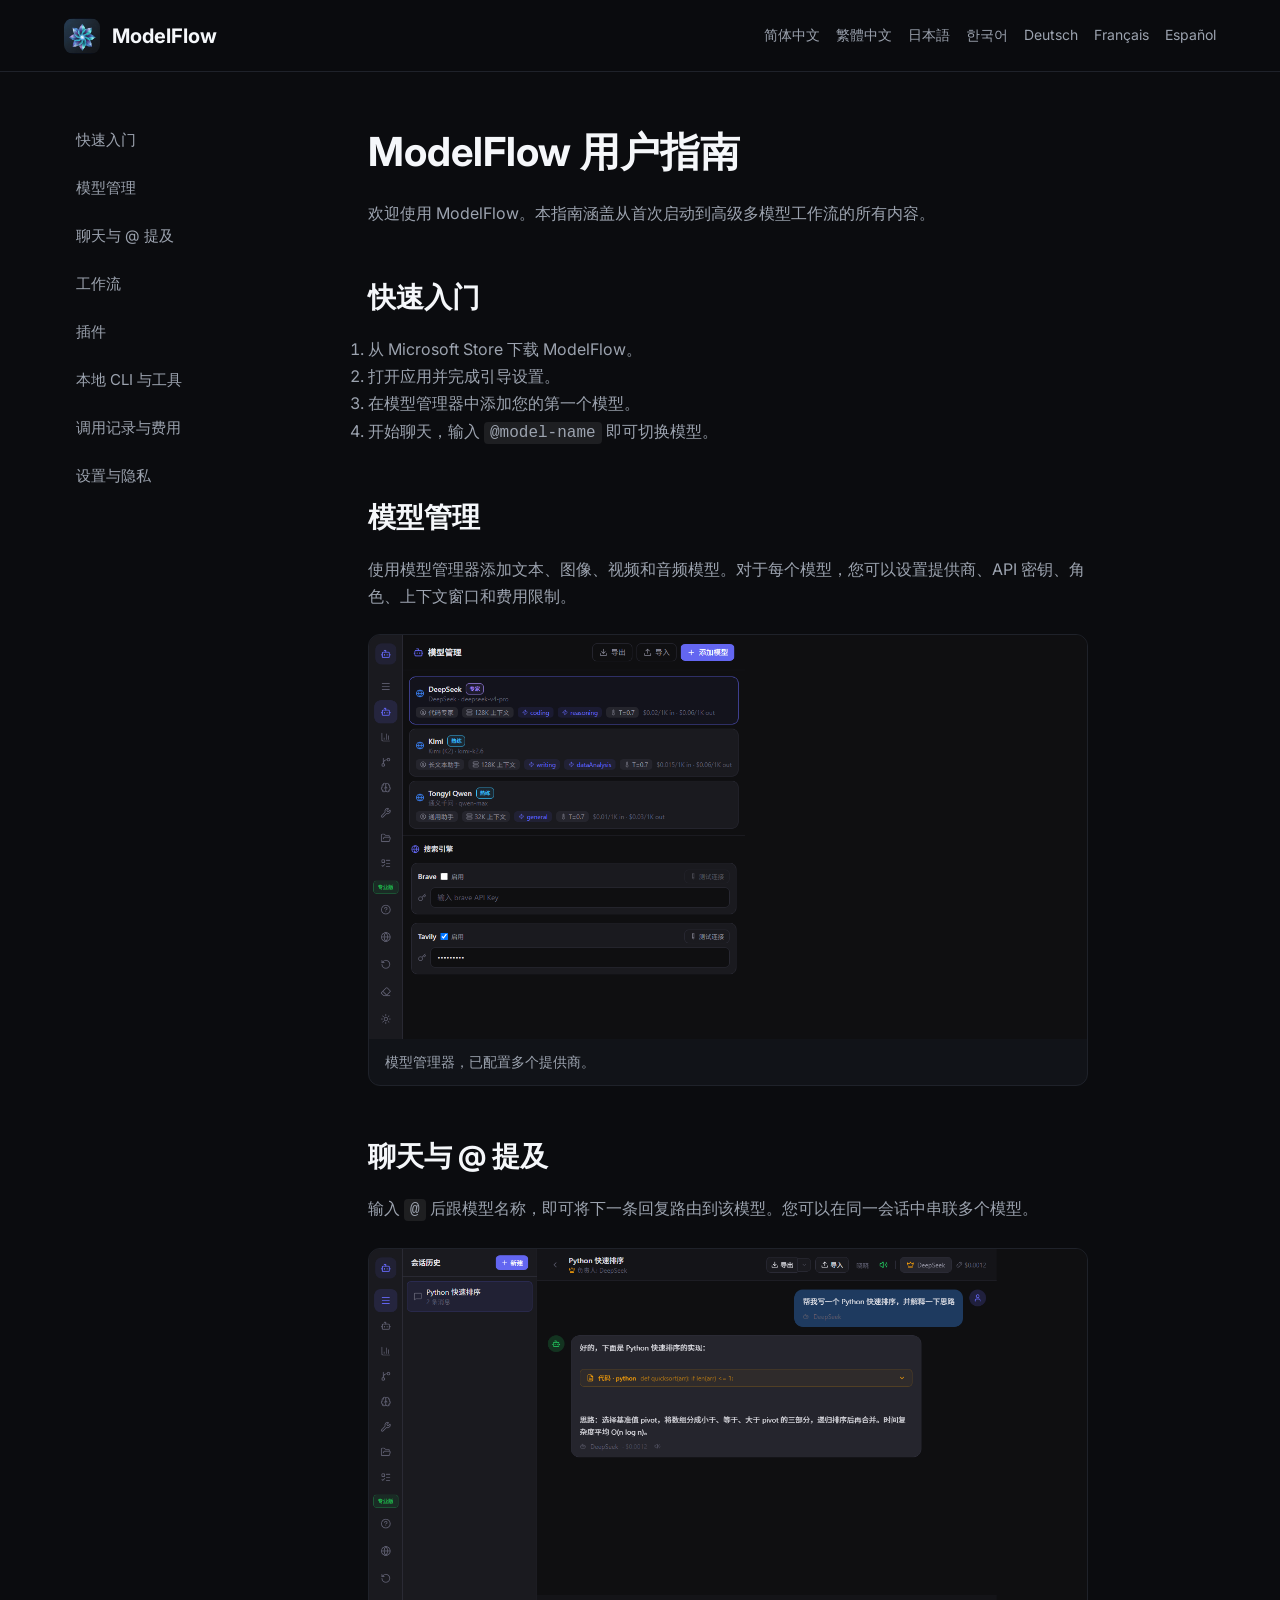
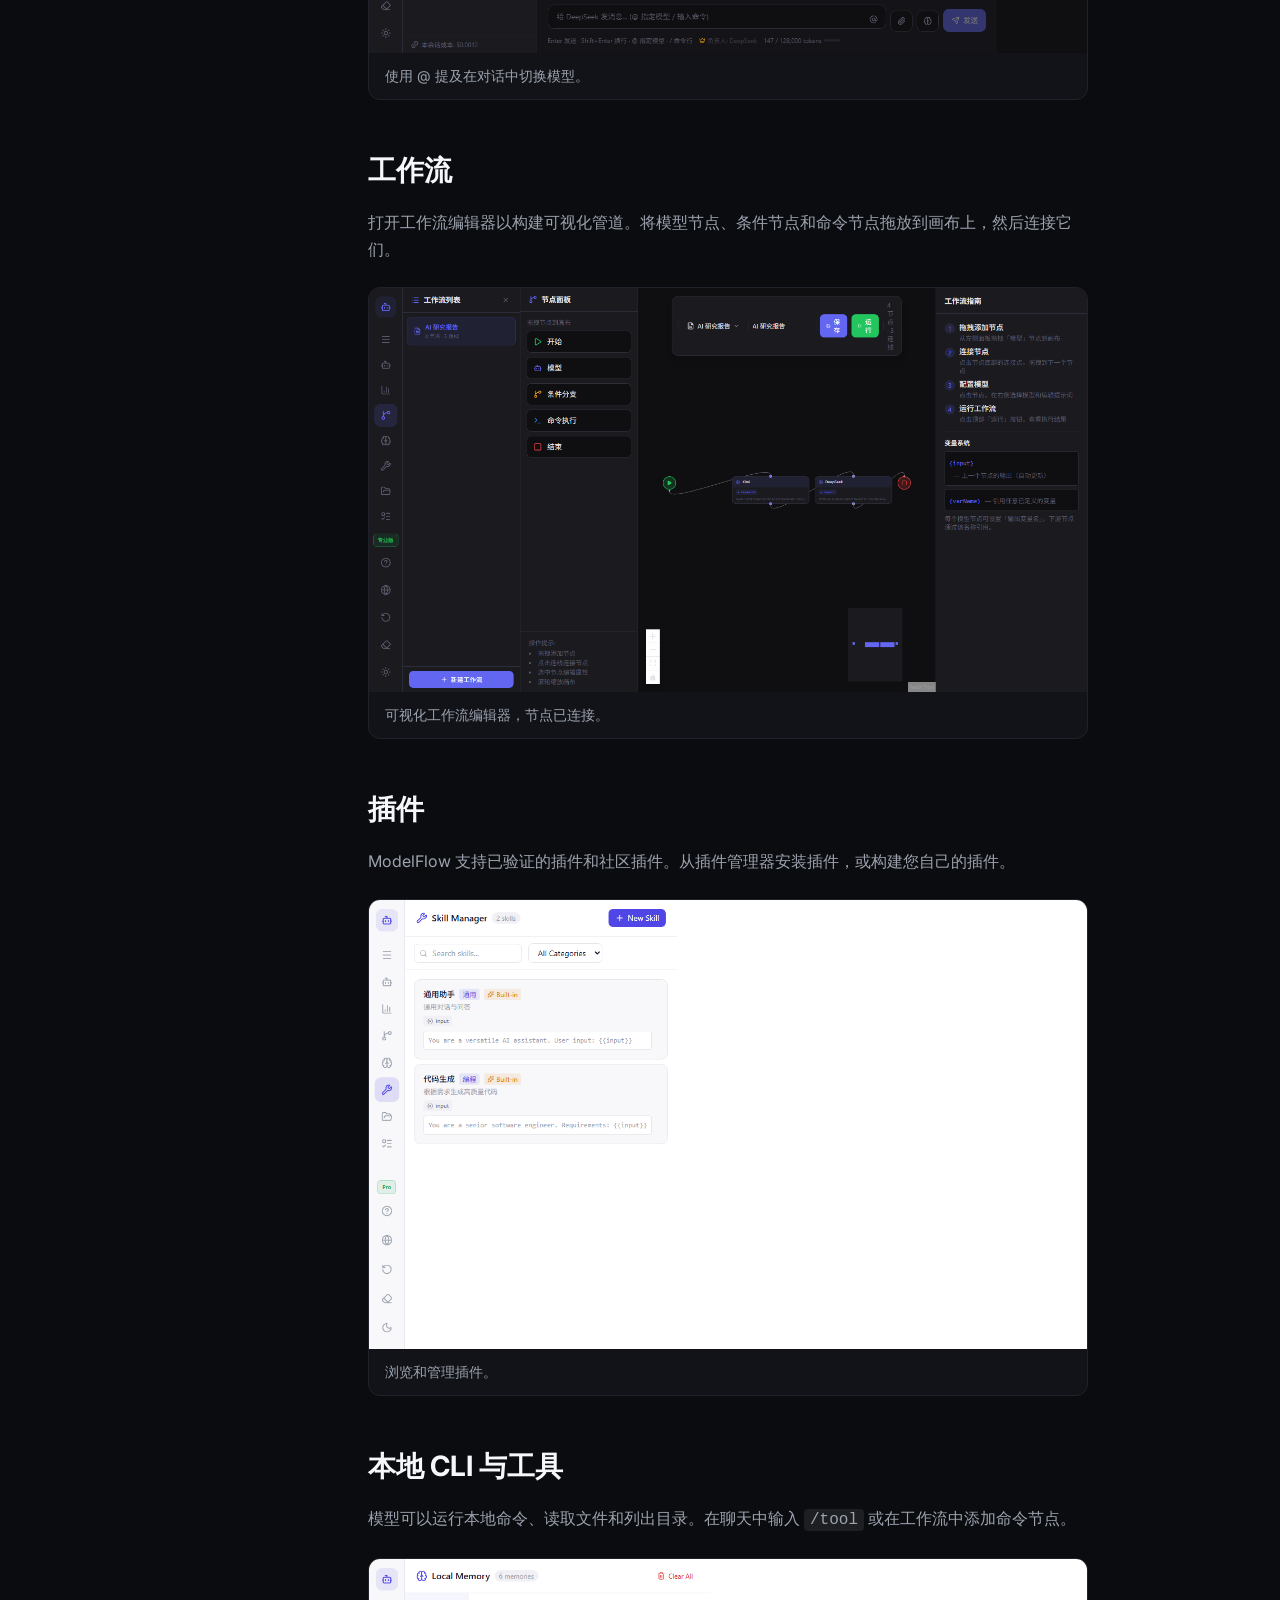
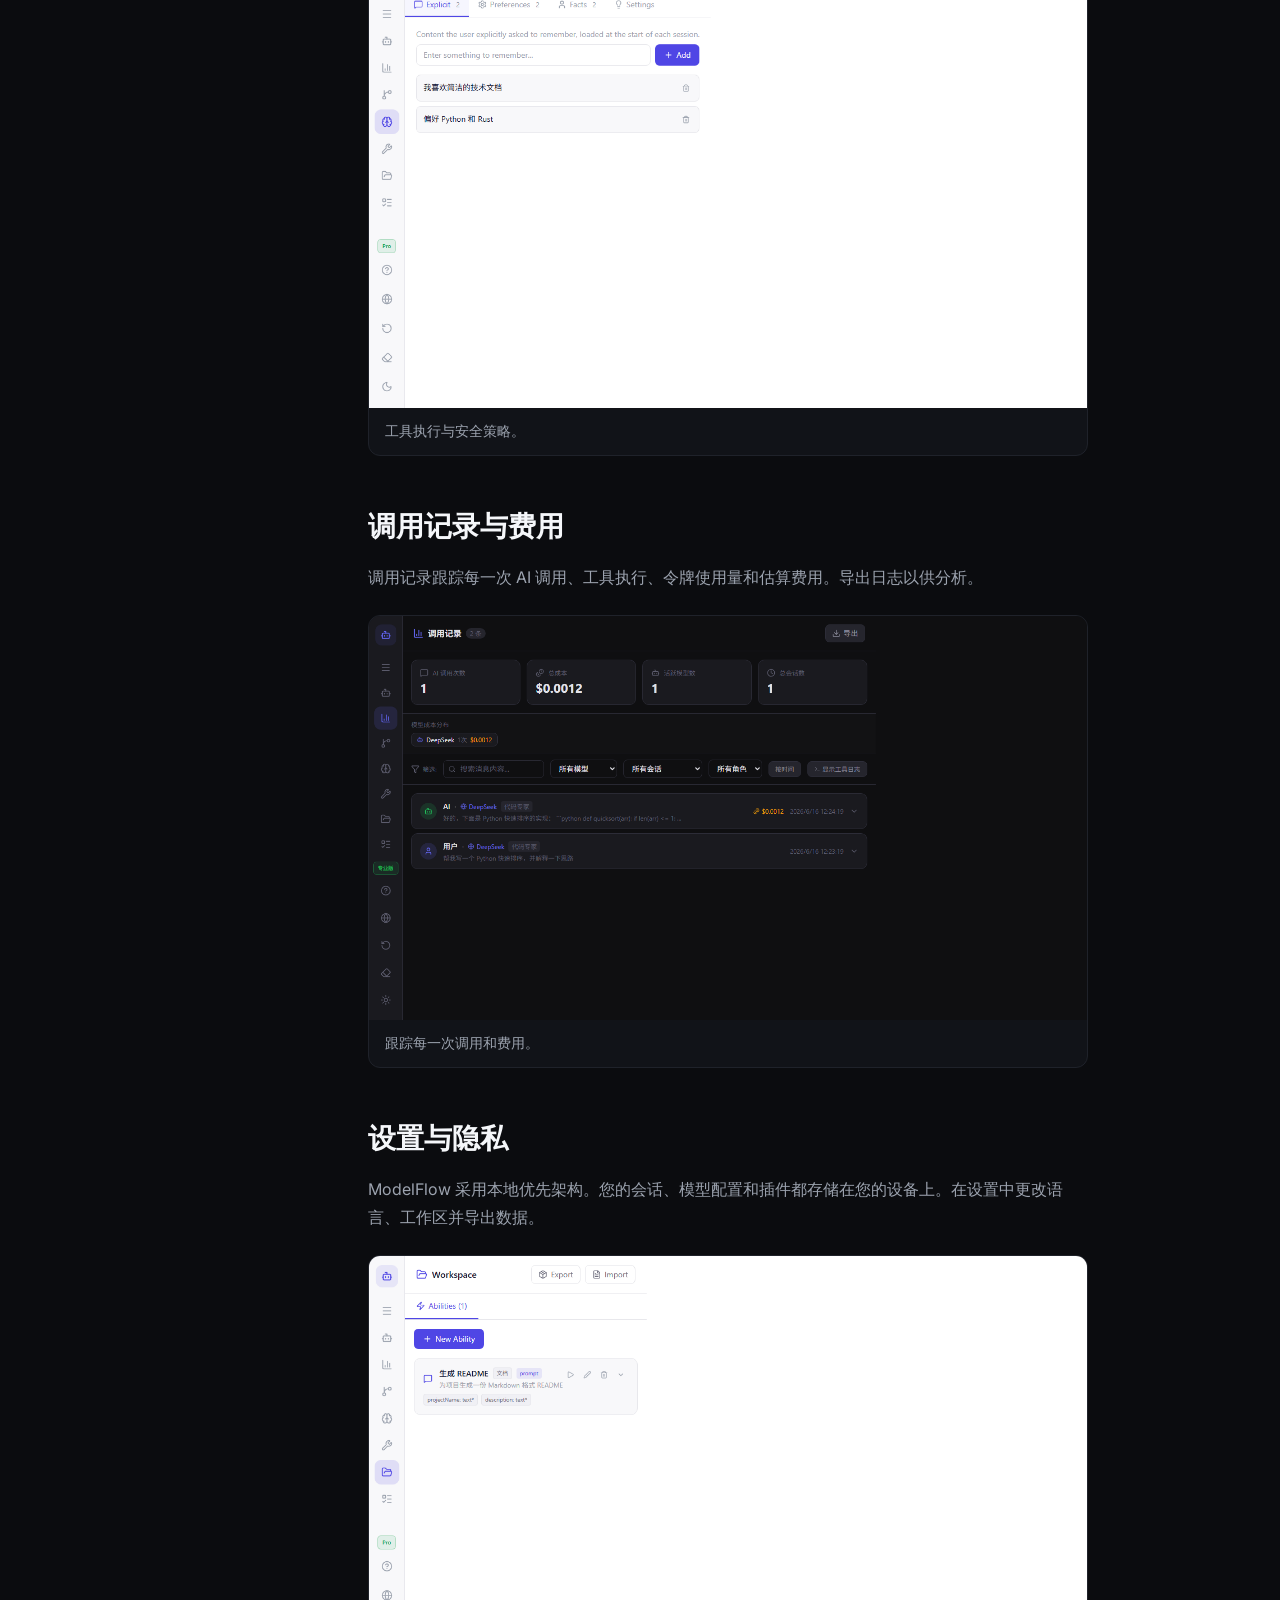
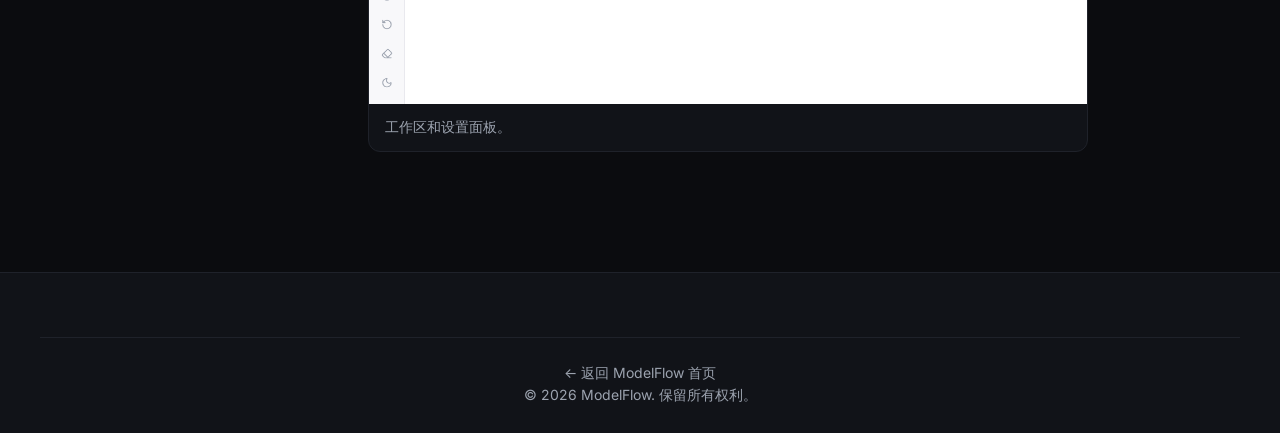
<file: docs/zh-CN/index.html>
<!DOCTYPE html>
<html lang="zh-CN">
<head>
  <meta charset="UTF-8" />
  <meta name="viewport" content="width=device-width, initial-scale=1.0" />
  <title>ModelFlow 用户指南 — 简体中文</title>
  <meta name="description" content="了解如何使用 ModelFlow：模型管理、聊天、工作流、插件、CLI 工具、调用记录和设置。" />
  <link rel="preconnect" href="https://fonts.googleapis.com" />
  <link rel="preconnect" href="https://fonts.gstatic.com" crossorigin />
  <link href="https://fonts.googleapis.com/css2?family=Inter:wght@400;500;600;700&display=swap" rel="stylesheet" />
  <link rel="stylesheet" href="../../css/styles.css" />
</head>
<body class="docs-body">
  <nav class="navbar docs-navbar">
    <div class="container">
      <a href="../../index.html" class="nav-brand">
        <img src="../../assets/logo.png" alt="ModelFlow 标志" />
        <span>ModelFlow</span>
      </a>
      <div class="docs-lang-nav">
        <a href="../zh-CN/index.html">简体中文</a>
        <a href="../zh-TW/index.html">繁體中文</a>
        <a href="../ja/index.html">日本語</a>
        <a href="../ko/index.html">한국어</a>
        <a href="../de/index.html">Deutsch</a>
        <a href="../fr/index.html">Français</a>
        <a href="../es/index.html">Español</a>
      </div>
    </div>
  </nav>

  <div class="docs-layout container">
    <aside class="docs-sidebar">
      <ul>
        <li><a href="#quick-start">快速入门</a></li>
        <li><a href="#models">模型管理</a></li>
        <li><a href="#chat">聊天与 @ 提及</a></li>
        <li><a href="#workflows">工作流</a></li>
        <li><a href="#plugins">插件</a></li>
        <li><a href="#cli-tools">本地 CLI 与工具</a></li>
        <li><a href="#call-log">调用记录与费用</a></li>
        <li><a href="#settings">设置与隐私</a></li>
      </ul>
    </aside>

    <main class="docs-main">
      <section id="quick-start">
        <h1>ModelFlow 用户指南</h1>
        <p>欢迎使用 ModelFlow。本指南涵盖从首次启动到高级多模型工作流的所有内容。</p>
        <h2>快速入门</h2>
        <ol>
          <li>从 Microsoft Store 下载 ModelFlow。</li>
          <li>打开应用并完成引导设置。</li>
          <li>在模型管理器中添加您的第一个模型。</li>
          <li>开始聊天，输入 <code>@model-name</code> 即可切换模型。</li>
        </ol>
      </section>

      <section id="models">
        <h2>模型管理</h2>
        <p>使用模型管理器添加文本、图像、视频和音频模型。对于每个模型，您可以设置提供商、API 密钥、角色、上下文窗口和费用限制。</p>
        <figure>
          <img src="../assets/screenshots/zh-CN/02-models.png" alt="模型管理器" />
          <figcaption>模型管理器，已配置多个提供商。</figcaption>
        </figure>
      </section>

      <section id="chat">
        <h2>聊天与 @ 提及</h2>
        <p>输入 <code>@</code> 后跟模型名称，即可将下一条回复路由到该模型。您可以在同一会话中串联多个模型。</p>
        <figure>
          <img src="../assets/screenshots/zh-CN/01-chat.png" alt="带 @ 提及的聊天" />
          <figcaption>使用 @ 提及在对话中切换模型。</figcaption>
        </figure>
      </section>

      <section id="workflows">
        <h2>工作流</h2>
        <p>打开工作流编辑器以构建可视化管道。将模型节点、条件节点和命令节点拖放到画布上，然后连接它们。</p>
        <figure>
          <img src="../assets/screenshots/zh-CN/03-workflow.png" alt="工作流编辑器" />
          <figcaption>可视化工作流编辑器，节点已连接。</figcaption>
        </figure>
      </section>

      <section id="plugins">
        <h2>插件</h2>
        <p>ModelFlow 支持已验证的插件和社区插件。从插件管理器安装插件，或构建您自己的插件。</p>
        <figure>
          <img src="../assets/screenshots/common/06-skills.png" alt="插件管理器" />
          <figcaption>浏览和管理插件。</figcaption>
        </figure>
      </section>

      <section id="cli-tools">
        <h2>本地 CLI 与工具</h2>
        <p>模型可以运行本地命令、读取文件和列出目录。在聊天中输入 <code>/tool</code> 或在工作流中添加命令节点。</p>
        <figure>
          <img src="../assets/screenshots/common/05-memory.png" alt="记忆与工具" />
          <figcaption>工具执行与安全策略。</figcaption>
        </figure>
      </section>

      <section id="call-log">
        <h2>调用记录与费用</h2>
        <p>调用记录跟踪每一次 AI 调用、工具执行、令牌使用量和估算费用。导出日志以供分析。</p>
        <figure>
          <img src="../assets/screenshots/zh-CN/04-calllog.png" alt="调用记录" />
          <figcaption>跟踪每一次调用和费用。</figcaption>
        </figure>
      </section>

      <section id="settings">
        <h2>设置与隐私</h2>
        <p>ModelFlow 采用本地优先架构。您的会话、模型配置和插件都存储在您的设备上。在设置中更改语言、工作区并导出数据。</p>
        <figure>
          <img src="../assets/screenshots/common/07-workspace.png" alt="工作区设置" />
          <figcaption>工作区和设置面板。</figcaption>
        </figure>
      </section>
    </main>
  </div>

  <footer class="footer">
    <div class="container footer-bottom">
      <p><a href="../../index.html" style="color:var(--text-secondary);">← 返回 ModelFlow 首页</a></p>
      <p>© 2026 ModelFlow. 保留所有权利。</p>
    </div>
  </footer>
</body>
</html>
</file>
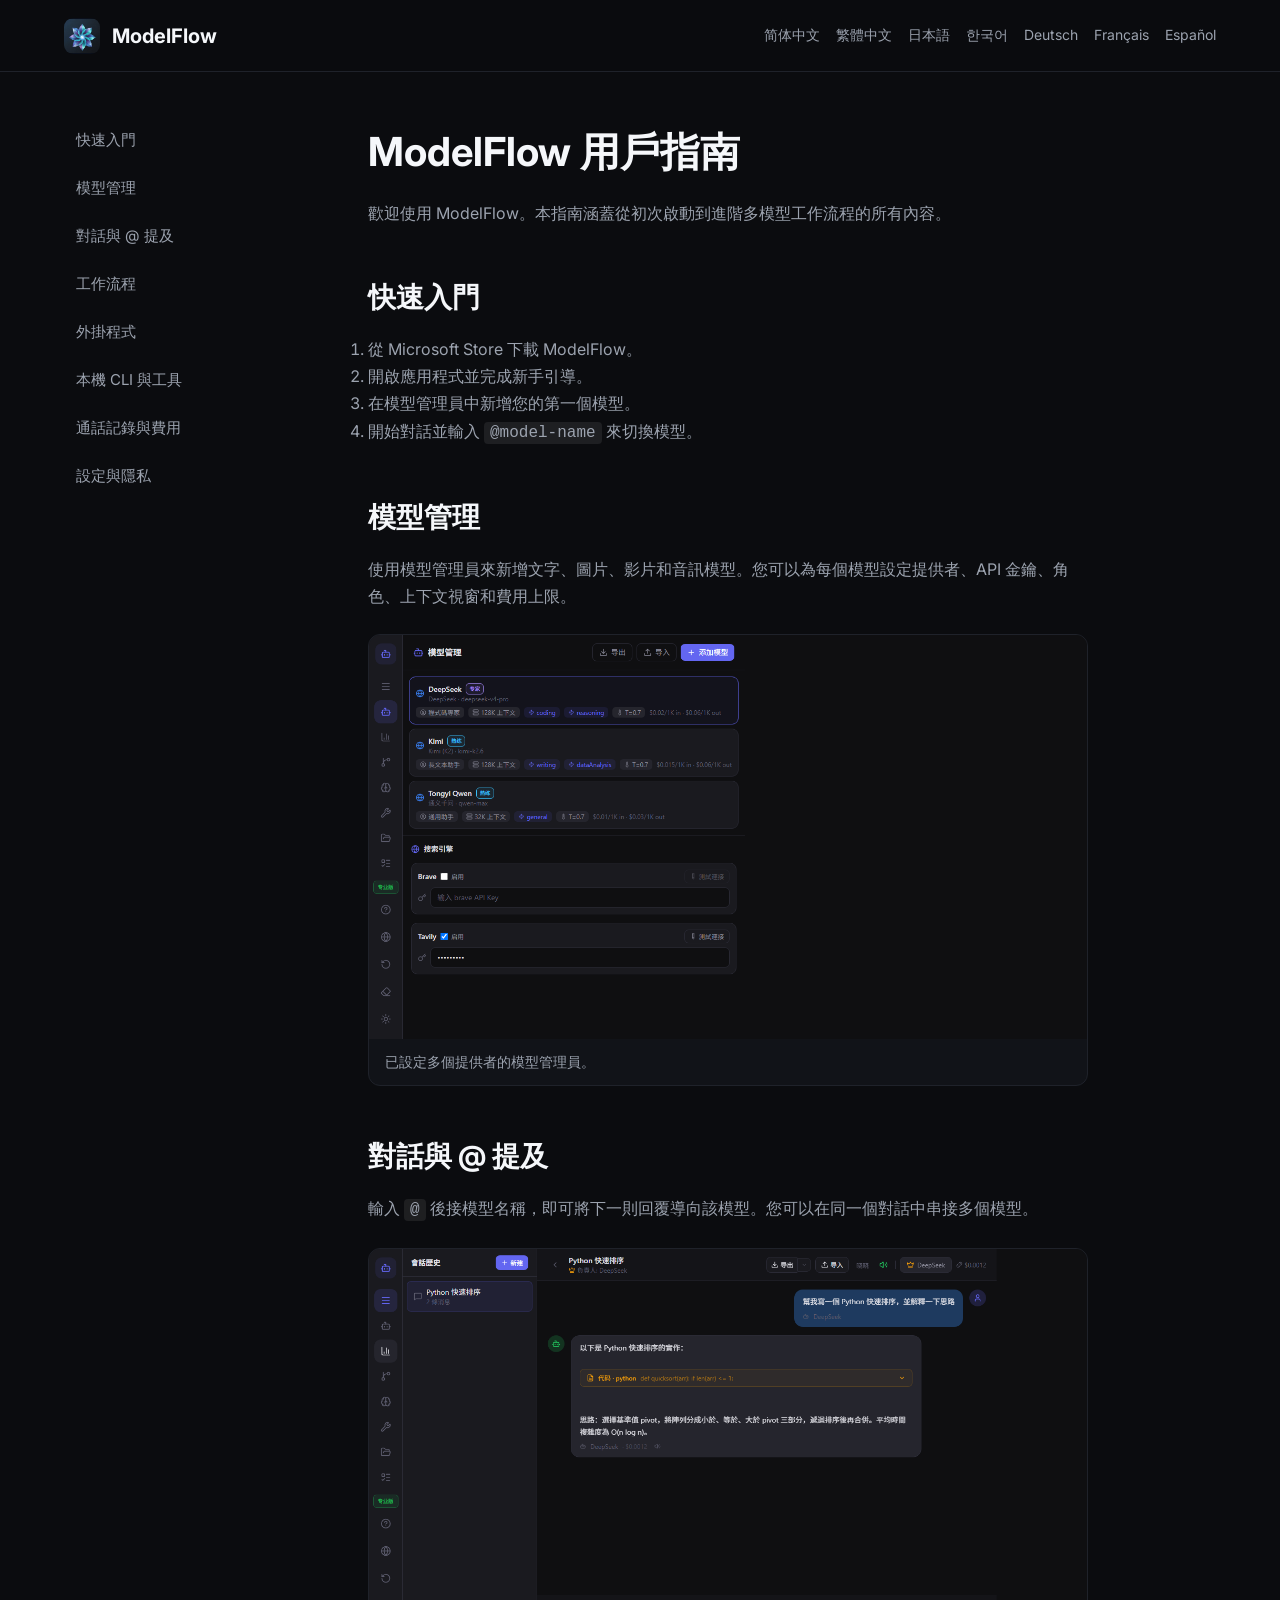
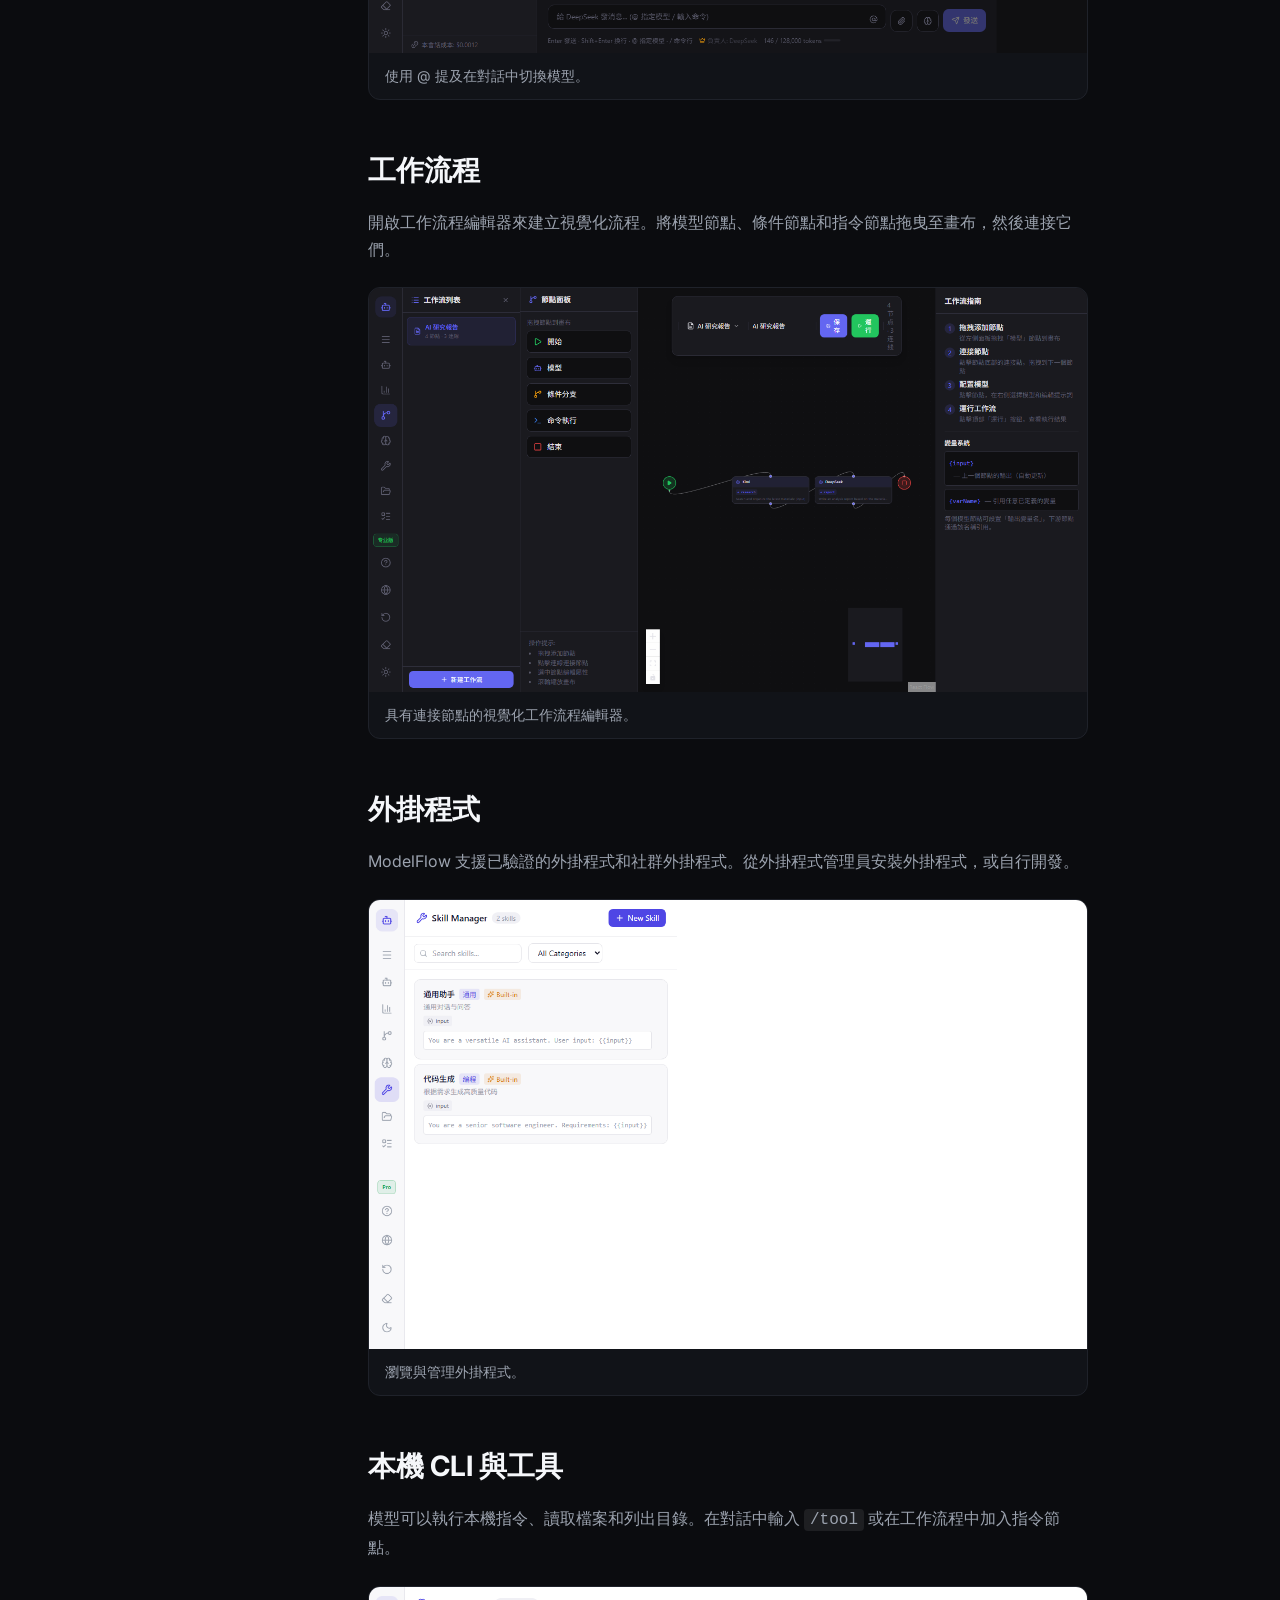
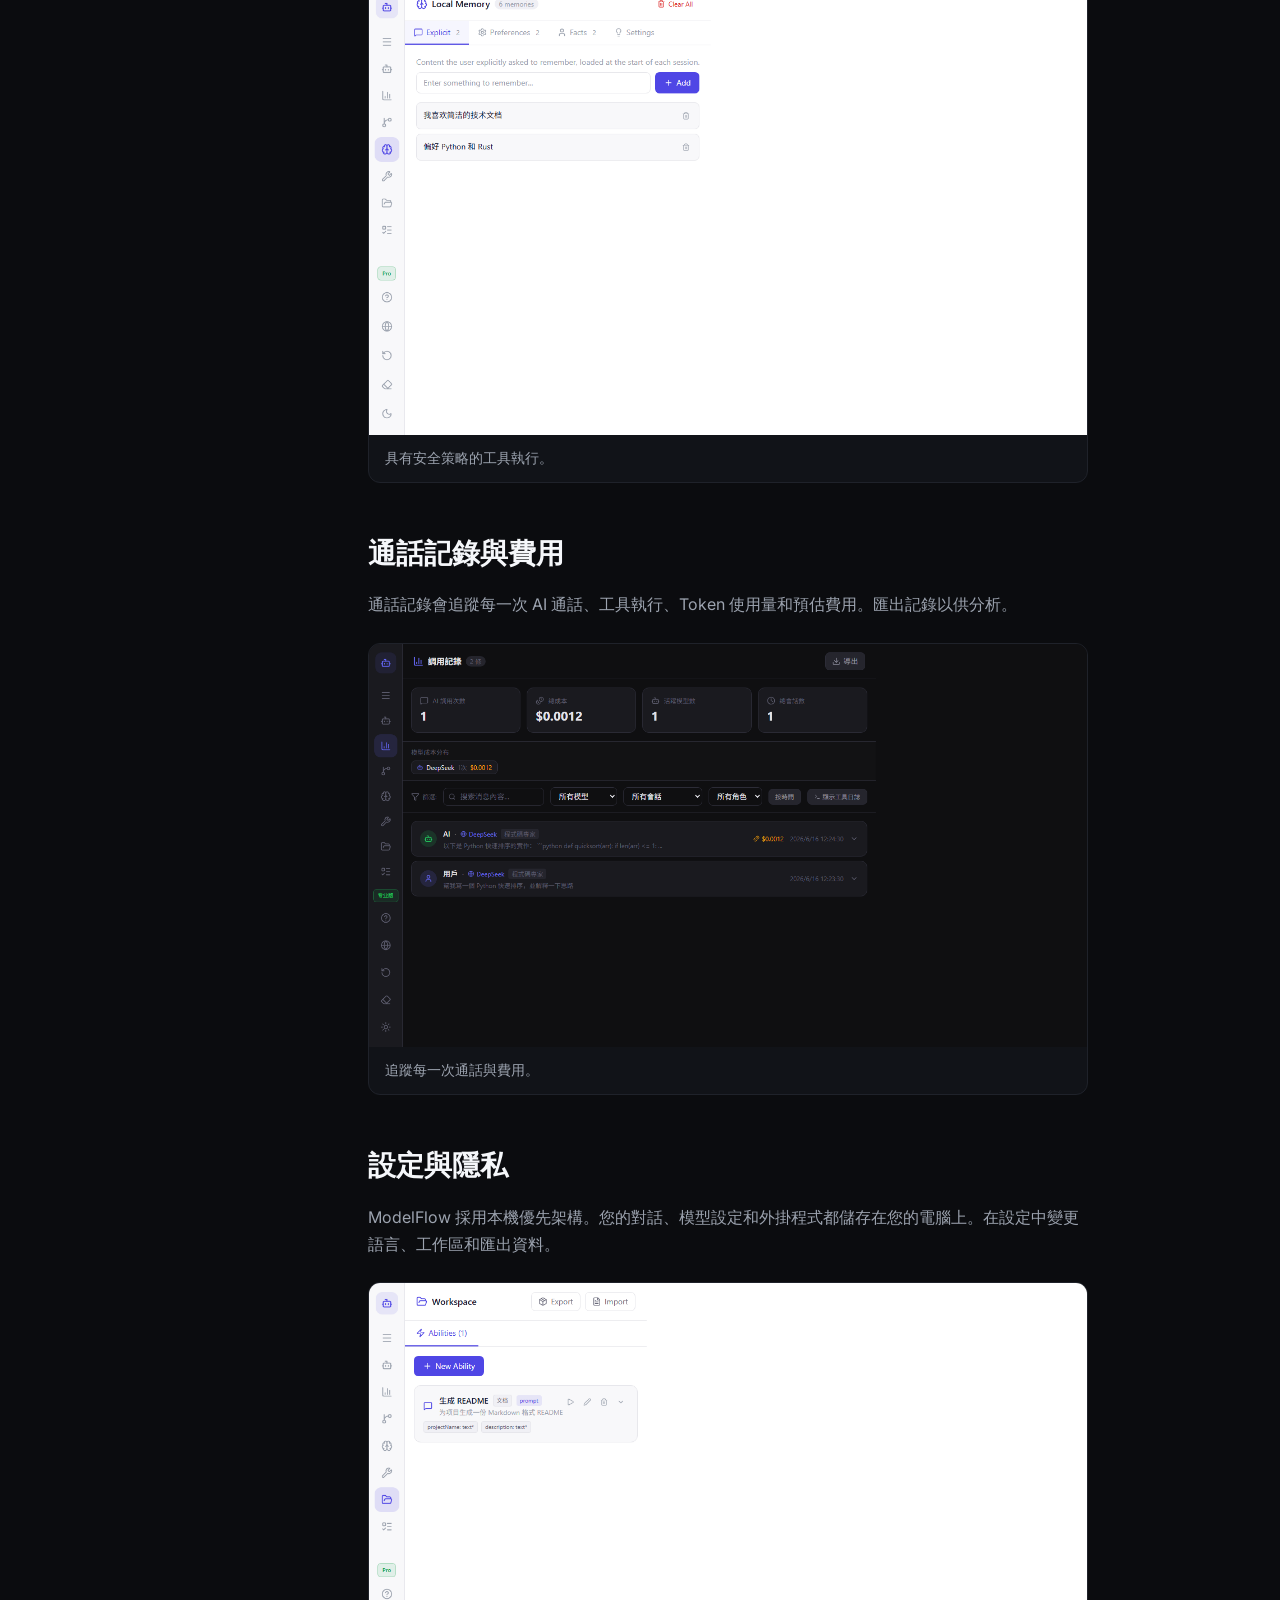
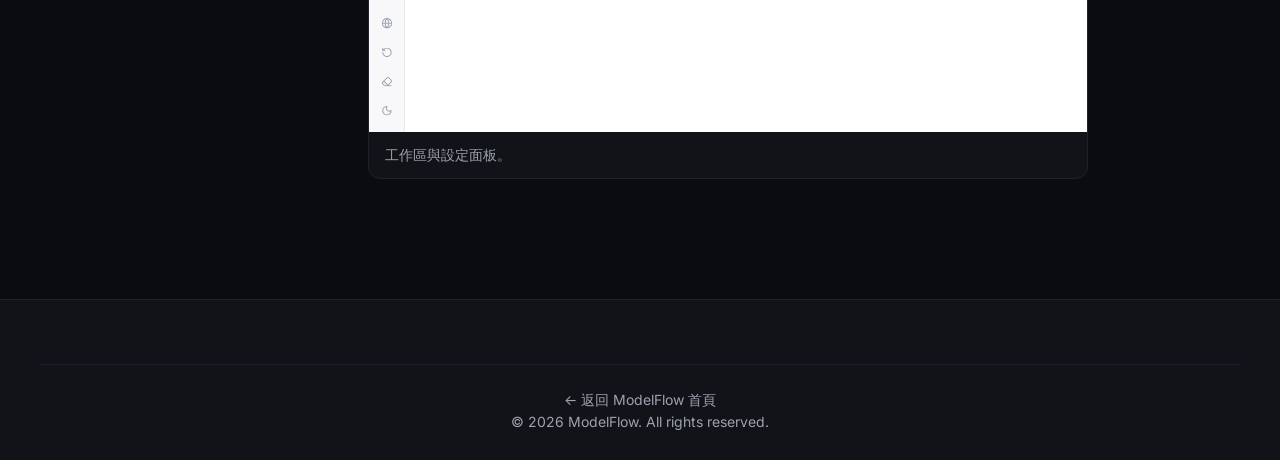
<file: docs/zh-TW/index.html>
<!DOCTYPE html>
<html lang="zh-TW">
<head>
  <meta charset="UTF-8" />
  <meta name="viewport" content="width=device-width, initial-scale=1.0" />
  <title>ModelFlow 用戶指南 — 繁體中文</title>
  <meta name="description" content="學習如何使用 ModelFlow：模型管理、對話、工作流程、外掛程式、CLI 工具、通話記錄與設定。" />
  <link rel="preconnect" href="https://fonts.googleapis.com" />
  <link rel="preconnect" href="https://fonts.gstatic.com" crossorigin />
  <link href="https://fonts.googleapis.com/css2?family=Inter:wght@400;500;600;700&display=swap" rel="stylesheet" />
  <link rel="stylesheet" href="../../css/styles.css" />
</head>
<body class="docs-body">
  <nav class="navbar docs-navbar">
    <div class="container">
      <a href="../../index.html" class="nav-brand">
        <img src="../../assets/logo.png" alt="ModelFlow logo" />
        <span>ModelFlow</span>
      </a>
      <div class="docs-lang-nav">
        <a href="../zh-CN/index.html">简体中文</a>
        <a href="../zh-TW/index.html">繁體中文</a>
        <a href="../ja/index.html">日本語</a>
        <a href="../ko/index.html">한국어</a>
        <a href="../de/index.html">Deutsch</a>
        <a href="../fr/index.html">Français</a>
        <a href="../es/index.html">Español</a>
      </div>
    </div>
  </nav>

  <div class="docs-layout container">
    <aside class="docs-sidebar">
      <ul>
        <li><a href="#quick-start">快速入門</a></li>
        <li><a href="#models">模型管理</a></li>
        <li><a href="#chat">對話與 @ 提及</a></li>
        <li><a href="#workflows">工作流程</a></li>
        <li><a href="#plugins">外掛程式</a></li>
        <li><a href="#cli-tools">本機 CLI 與工具</a></li>
        <li><a href="#call-log">通話記錄與費用</a></li>
        <li><a href="#settings">設定與隱私</a></li>
      </ul>
    </aside>

    <main class="docs-main">
      <section id="quick-start">
        <h1>ModelFlow 用戶指南</h1>
        <p>歡迎使用 ModelFlow。本指南涵蓋從初次啟動到進階多模型工作流程的所有內容。</p>
        <h2>快速入門</h2>
        <ol>
          <li>從 Microsoft Store 下載 ModelFlow。</li>
          <li>開啟應用程式並完成新手引導。</li>
          <li>在模型管理員中新增您的第一個模型。</li>
          <li>開始對話並輸入 <code>@model-name</code> 來切換模型。</li>
        </ol>
      </section>

      <section id="models">
        <h2>模型管理</h2>
        <p>使用模型管理員來新增文字、圖片、影片和音訊模型。您可以為每個模型設定提供者、API 金鑰、角色、上下文視窗和費用上限。</p>
        <figure>
          <img src="../assets/screenshots/zh-TW/02-models.png" alt="模型管理員" />
          <figcaption>已設定多個提供者的模型管理員。</figcaption>
        </figure>
      </section>

      <section id="chat">
        <h2>對話與 @ 提及</h2>
        <p>輸入 <code>@</code> 後接模型名稱，即可將下一則回覆導向該模型。您可以在同一個對話中串接多個模型。</p>
        <figure>
          <img src="../assets/screenshots/zh-TW/01-chat.png" alt="使用 @ 提及的對話" />
          <figcaption>使用 @ 提及在對話中切換模型。</figcaption>
        </figure>
      </section>

      <section id="workflows">
        <h2>工作流程</h2>
        <p>開啟工作流程編輯器來建立視覺化流程。將模型節點、條件節點和指令節點拖曳至畫布，然後連接它們。</p>
        <figure>
          <img src="../assets/screenshots/zh-TW/03-workflow.png" alt="工作流程編輯器" />
          <figcaption>具有連接節點的視覺化工作流程編輯器。</figcaption>
        </figure>
      </section>

      <section id="plugins">
        <h2>外掛程式</h2>
        <p>ModelFlow 支援已驗證的外掛程式和社群外掛程式。從外掛程式管理員安裝外掛程式，或自行開發。</p>
        <figure>
          <img src="../assets/screenshots/common/06-skills.png" alt="外掛程式管理員" />
          <figcaption>瀏覽與管理外掛程式。</figcaption>
        </figure>
      </section>

      <section id="cli-tools">
        <h2>本機 CLI 與工具</h2>
        <p>模型可以執行本機指令、讀取檔案和列出目錄。在對話中輸入 <code>/tool</code> 或在工作流程中加入指令節點。</p>
        <figure>
          <img src="../assets/screenshots/common/05-memory.png" alt="記憶體與工具" />
          <figcaption>具有安全策略的工具執行。</figcaption>
        </figure>
      </section>

      <section id="call-log">
        <h2>通話記錄與費用</h2>
        <p>通話記錄會追蹤每一次 AI 通話、工具執行、Token 使用量和預估費用。匯出記錄以供分析。</p>
        <figure>
          <img src="../assets/screenshots/zh-TW/04-calllog.png" alt="通話記錄" />
          <figcaption>追蹤每一次通話與費用。</figcaption>
        </figure>
      </section>

      <section id="settings">
        <h2>設定與隱私</h2>
        <p>ModelFlow 採用本機優先架構。您的對話、模型設定和外掛程式都儲存在您的電腦上。在設定中變更語言、工作區和匯出資料。</p>
        <figure>
          <img src="../assets/screenshots/common/07-workspace.png" alt="工作區設定" />
          <figcaption>工作區與設定面板。</figcaption>
        </figure>
      </section>
    </main>
  </div>

  <footer class="footer">
    <div class="container footer-bottom">
      <p><a href="../../index.html" style="color:var(--text-secondary);">← 返回 ModelFlow 首頁</a></p>
      <p>© 2026 ModelFlow. All rights reserved.</p>
    </div>
  </footer>
</body>
</html>
</file>
<file: css/styles.css>
:root {
  --bg-primary: #0B0C0F;
  --bg-secondary: #111318;
  --border: #1F222A;
  --accent: #2E7FF7;
  --accent-hover: #4A9BFF;
  --cta: #F5A623;
  --cta-hover: #FFB84D;
  --text-primary: #F5F7FA;
  --text-secondary: #9CA3AF;
  --radius: 12px;
  --radius-sm: 8px;
  --container: 1200px;
  --nav-height: 72px;
}

* {
  box-sizing: border-box;
  margin: 0;
  padding: 0;
}

html {
  scroll-behavior: smooth;
}

body {
  font-family: 'Inter', system-ui, -apple-system, BlinkMacSystemFont, 'Segoe UI', Roboto, sans-serif;
  background: var(--bg-primary);
  color: var(--text-primary);
  line-height: 1.6;
  -webkit-font-smoothing: antialiased;
}

img {
  max-width: 100%;
  height: auto;
  display: block;
}

a {
  color: inherit;
  text-decoration: none;
}

.container {
  width: 100%;
  max-width: var(--container);
  margin: 0 auto;
  padding: 0 24px;
}

.section {
  padding: 96px 0;
}

.section-title {
  font-size: clamp(2rem, 5vw, 3rem);
  font-weight: 700;
  line-height: 1.15;
  margin-bottom: 16px;
  letter-spacing: -0.02em;
}

.section-subtitle {
  color: var(--text-secondary);
  font-size: 1.125rem;
  max-width: 640px;
}

.btn {
  display: inline-flex;
  align-items: center;
  justify-content: center;
  gap: 8px;
  padding: 14px 28px;
  border-radius: var(--radius-sm);
  font-weight: 600;
  font-size: 1rem;
  transition: transform 0.2s ease, box-shadow 0.2s ease, background 0.2s ease;
  cursor: pointer;
  border: none;
}

.btn:hover {
  transform: translateY(-2px);
}

.btn-primary {
  background: var(--accent);
  color: #fff;
  box-shadow: 0 4px 24px rgba(46, 127, 247, 0.25);
}

.btn-primary:hover {
  background: var(--accent-hover);
  box-shadow: 0 6px 32px rgba(46, 127, 247, 0.35);
}

.btn-cta {
  background: var(--cta);
  color: #0B0C0F;
  box-shadow: 0 4px 24px rgba(245, 166, 35, 0.25);
}

.btn-cta:hover {
  background: var(--cta-hover);
  box-shadow: 0 6px 32px rgba(245, 166, 35, 0.35);
}

.btn-secondary {
  background: transparent;
  color: var(--text-primary);
  border: 1px solid var(--border);
}

.btn-secondary:hover {
  border-color: var(--accent);
  color: var(--accent-hover);
}

.tagline {
  display: inline-flex;
  align-items: center;
  gap: 8px;
  padding: 6px 14px;
  border-radius: 999px;
  background: var(--bg-secondary);
  border: 1px solid var(--border);
  color: var(--text-secondary);
  font-size: 0.875rem;
  margin-bottom: 24px;
}

.tagline-dot {
  width: 8px;
  height: 8px;
  border-radius: 50%;
  background: var(--accent);
  box-shadow: 0 0 8px var(--accent);
}

.navbar {
  position: fixed;
  top: 0;
  left: 0;
  right: 0;
  height: var(--nav-height);
  z-index: 1000;
  display: flex;
  align-items: center;
  border-bottom: 1px solid transparent;
  transition: background 0.3s ease, border-color 0.3s ease, backdrop-filter 0.3s ease;
}

.navbar.scrolled {
  background: rgba(11, 12, 15, 0.85);
  -webkit-backdrop-filter: blur(12px);
  backdrop-filter: blur(12px);
  border-color: var(--border);
}

.navbar .container {
  display: flex;
  align-items: center;
  justify-content: space-between;
}

.nav-brand {
  display: flex;
  align-items: center;
  gap: 12px;
  font-weight: 700;
  font-size: 1.25rem;
}

.nav-brand img {
  width: 36px;
  height: 36px;
  border-radius: 9px;
}

.nav-links {
  display: flex;
  align-items: center;
  gap: 32px;
  list-style: none;
}

.nav-links a {
  color: var(--text-secondary);
  font-weight: 500;
  font-size: 0.9375rem;
  transition: color 0.2s ease;
}

.nav-links a:hover {
  color: var(--text-primary);
}

.nav-links a.active {
  color: var(--text-primary);
}

.nav-cta {
  display: flex;
  align-items: center;
  gap: 12px;
}

.lang-select {
  position: relative;
}

.lang-select-trigger {
  display: inline-flex;
  align-items: center;
  gap: 6px;
  padding: 8px 12px;
  border-radius: var(--radius-sm);
  background: var(--bg-secondary);
  border: 1px solid var(--border);
  color: var(--text-primary);
  font-size: 0.875rem;
  font-weight: 500;
  cursor: pointer;
  transition: border-color 0.2s ease;
}

.lang-select-trigger:hover {
  border-color: var(--accent);
}

.lang-select-dropdown {
  display: none;
  position: absolute;
  top: calc(100% + 8px);
  right: 0;
  min-width: 160px;
  background: var(--bg-secondary);
  border: 1px solid var(--border);
  border-radius: var(--radius-sm);
  box-shadow: 0 16px 48px rgba(0, 0, 0, 0.35);
  list-style: none;
  padding: 6px;
  z-index: 1001;
}

.lang-select-dropdown.open {
  display: block;
}

.lang-select-dropdown li {
  padding: 8px 12px;
  border-radius: 6px;
  cursor: pointer;
  font-size: 0.875rem;
  color: var(--text-secondary);
  transition: background 0.2s ease, color 0.2s ease;
}

.lang-select-dropdown li:hover,
.lang-select-dropdown li:focus {
  background: rgba(46, 127, 247, 0.12);
  color: var(--text-primary);
  outline: none;
}

.pricing-save {
  display: inline-block;
  margin-left: 8px;
  padding: 2px 8px;
  border-radius: 999px;
  background: rgba(245, 166, 35, 0.15);
  color: var(--cta);
  font-size: 0.75rem;
  font-weight: 700;
}

.docs-body {
  padding-top: var(--nav-height);
}

.docs-navbar {
  position: fixed;
  top: 0;
  left: 0;
  right: 0;
  height: var(--nav-height);
  background: rgba(11, 12, 15, 0.9);
  backdrop-filter: blur(12px);
  -webkit-backdrop-filter: blur(12px);
  border-bottom: 1px solid var(--border);
  z-index: 1000;
}

.docs-navbar .container {
  display: flex;
  align-items: center;
  justify-content: space-between;
}

.docs-lang-nav {
  display: flex;
  gap: 16px;
  font-size: 0.875rem;
  color: var(--text-secondary);
}

.docs-lang-nav a {
  transition: color 0.2s ease;
}

.docs-lang-nav a:hover {
  color: var(--text-primary);
}

.docs-layout {
  display: grid;
  grid-template-columns: 240px 1fr;
  gap: 64px;
  padding-top: 48px;
  padding-bottom: 96px;
}

.docs-sidebar {
  position: sticky;
  top: calc(var(--nav-height) + 48px);
  align-self: start;
}

.docs-sidebar ul {
  list-style: none;
}

.docs-sidebar li {
  margin-bottom: 8px;
}

.docs-sidebar a {
  display: block;
  padding: 8px 12px;
  border-radius: var(--radius-sm);
  color: var(--text-secondary);
  font-size: 0.9375rem;
  transition: background 0.2s ease, color 0.2s ease;
}

.docs-sidebar a:hover,
.docs-sidebar a.active {
  background: rgba(46, 127, 247, 0.12);
  color: var(--text-primary);
}

.docs-main {
  max-width: 720px;
}

.docs-main h1 {
  font-size: 2.5rem;
  margin-bottom: 16px;
}

.docs-main h2 {
  font-size: 1.75rem;
  margin-top: 48px;
  margin-bottom: 16px;
}

.docs-main p,
.docs-main ol,
.docs-main ul {
  color: var(--text-secondary);
  margin-bottom: 16px;
  line-height: 1.7;
}

.docs-main code {
  background: rgba(255, 255, 255, 0.08);
  padding: 2px 6px;
  border-radius: 4px;
  font-family: 'JetBrains Mono', monospace;
}

.docs-main figure {
  margin: 24px 0;
  border-radius: var(--radius);
  overflow: hidden;
  border: 1px solid var(--border);
  background: var(--bg-secondary);
}

.docs-main figure img {
  width: 100%;
}

.docs-main figcaption {
  padding: 12px 16px;
  font-size: 0.875rem;
  color: var(--text-secondary);
}

@media (max-width: 768px) {
  .lang-select-dropdown {
    right: auto;
    left: 0;
  }
}

@media (max-width: 992px) {
  .docs-layout {
    grid-template-columns: 1fr;
    gap: 32px;
  }

  .docs-sidebar {
    position: static;
  }

  .docs-lang-nav {
    display: none;
  }
}

.nav-cta .btn {
  padding: 10px 20px;
  font-size: 0.9375rem;
}

.nav-toggle {
  display: none;
  flex-direction: column;
  gap: 5px;
  background: none;
  border: none;
  cursor: pointer;
}

.nav-toggle span {
  display: block;
  width: 24px;
  height: 2px;
  background: var(--text-primary);
  transition: transform 0.3s ease, opacity 0.3s ease;
}

@media (max-width: 768px) {
  .nav-links,
  .nav-cta .btn-secondary {
    display: none;
  }

  .nav-toggle {
    display: flex;
  }

  .nav-links.open {
    display: flex;
    flex-direction: column;
    position: absolute;
    top: var(--nav-height);
    left: 0;
    right: 0;
    background: var(--bg-secondary);
    border-bottom: 1px solid var(--border);
    padding: 24px;
    gap: 20px;
  }
}

.hero {
  position: relative;
  min-height: 100vh;
  display: flex;
  align-items: center;
  padding-top: var(--nav-height);
  overflow: hidden;
}

.hero-grid {
  display: grid;
  grid-template-columns: 1fr 1.15fr;
  gap: 64px;
  align-items: center;
  position: relative;
  z-index: 1;
}

.hero-title {
  font-size: clamp(2.75rem, 6vw, 4.5rem);
  font-weight: 700;
  line-height: 1.05;
  letter-spacing: -0.03em;
  margin-bottom: 24px;
}

.hero-subtitle {
  font-size: clamp(1.125rem, 2vw, 1.375rem);
  color: var(--text-secondary);
  max-width: 520px;
  margin-bottom: 32px;
}

.hero-ctas {
  display: flex;
  gap: 16px;
  flex-wrap: wrap;
  margin-bottom: 20px;
}

.hero-trust {
  font-size: 0.875rem;
  color: var(--text-secondary);
}

.hero-visual {
  position: relative;
  border-radius: var(--radius);
  border: 1px solid var(--border);
  box-shadow: 0 24px 80px rgba(0, 0, 0, 0.5), 0 0 60px rgba(46, 127, 247, 0.12);
  overflow: hidden;
  background: var(--bg-secondary);
}

.hero-visual img {
  width: 100%;
}

.hero-glow {
  position: absolute;
  top: 10%;
  right: -10%;
  width: 600px;
  height: 600px;
  background: radial-gradient(circle, rgba(46, 127, 247, 0.18) 0%, transparent 70%);
  pointer-events: none;
  z-index: 0;
}

@media (max-width: 992px) {
  .hero-grid {
    grid-template-columns: 1fr;
    text-align: center;
    gap: 48px;
  }

  .hero-subtitle {
    margin-left: auto;
    margin-right: auto;
  }

  .hero-ctas {
    justify-content: center;
  }

  .hero-visual {
    max-width: 720px;
    margin: 0 auto;
  }
}

.section-header {
  text-align: center;
  margin-bottom: 64px;
}

.section-header .section-subtitle {
  margin: 0 auto;
}

.features-grid {
  display: flex;
  flex-direction: column;
  gap: 32px;
}

.feature-card {
  background: var(--bg-secondary);
  border: 1px solid var(--border);
  border-radius: var(--radius);
  padding: 48px;
  display: grid;
  grid-template-columns: 1fr 1.1fr;
  gap: 48px;
  align-items: center;
  transition: border-color 0.3s ease, transform 0.3s ease;
}

.feature-card:hover {
  border-color: rgba(46, 127, 247, 0.4);
  transform: translateY(-4px);
}

.feature-card-reverse {
  direction: rtl;
}

.feature-card-reverse > * {
  direction: ltr;
}

.feature-icon {
  width: 48px;
  height: 48px;
  border-radius: var(--radius-sm);
  background: rgba(46, 127, 247, 0.12);
  color: var(--accent);
  display: flex;
  align-items: center;
  justify-content: center;
  margin-bottom: 20px;
}

.feature-title {
  font-size: 1.75rem;
  font-weight: 700;
  margin-bottom: 12px;
}

.feature-desc {
  color: var(--text-secondary);
  font-size: 1.0625rem;
  line-height: 1.7;
}

.feature-desc code {
  background: rgba(255, 255, 255, 0.08);
  padding: 2px 6px;
  border-radius: 4px;
  font-family: 'JetBrains Mono', monospace;
}

.feature-media {
  border-radius: var(--radius-sm);
  overflow: hidden;
  border: 1px solid var(--border);
  box-shadow: 0 16px 48px rgba(0, 0, 0, 0.35);
}

.feature-media img {
  width: 100%;
}

@media (max-width: 992px) {
  .feature-card {
    grid-template-columns: 1fr;
    padding: 32px;
  }

  .feature-card-reverse {
    direction: ltr;
  }
}

.capabilities-grid {
  display: grid;
  grid-template-columns: repeat(4, 1fr);
  gap: 24px;
}

.capability-card {
  background: var(--bg-secondary);
  border: 1px solid var(--border);
  border-radius: var(--radius);
  padding: 28px;
  transition: border-color 0.3s ease, transform 0.3s ease;
}

.capability-card:hover {
  border-color: rgba(46, 127, 247, 0.4);
  transform: translateY(-4px);
}

.capability-icon {
  width: 44px;
  height: 44px;
  border-radius: var(--radius-sm);
  background: rgba(46, 127, 247, 0.12);
  color: var(--accent);
  display: flex;
  align-items: center;
  justify-content: center;
  margin-bottom: 18px;
}

.capability-title {
  font-size: 1.125rem;
  font-weight: 700;
  margin-bottom: 10px;
}

.capability-desc {
  color: var(--text-secondary);
  font-size: 0.9375rem;
  line-height: 1.65;
}

.capability-desc code {
  background: rgba(255, 255, 255, 0.08);
  padding: 2px 5px;
  border-radius: 4px;
  font-family: 'JetBrains Mono', monospace;
  font-size: 0.875rem;
}

@media (max-width: 992px) {
  .capabilities-grid {
    grid-template-columns: repeat(2, 1fr);
  }
}

@media (max-width: 576px) {
  .capabilities-grid {
    grid-template-columns: 1fr;
  }
}

.plugins-grid {
  display: grid;
  grid-template-columns: repeat(2, 1fr);
  gap: 32px;
}

.plugin-card {
  background: var(--bg-secondary);
  border: 1px solid var(--border);
  border-radius: var(--radius);
  padding: 40px;
  transition: border-color 0.3s ease, transform 0.3s ease;
}

.plugin-card:hover {
  border-color: rgba(46, 127, 247, 0.4);
  transform: translateY(-4px);
}

.plugin-card-community {
  background: linear-gradient(135deg, rgba(245, 166, 35, 0.08) 0%, var(--bg-secondary) 60%);
}

.plugin-icon {
  width: 48px;
  height: 48px;
  border-radius: var(--radius-sm);
  background: rgba(46, 127, 247, 0.12);
  color: var(--accent);
  display: flex;
  align-items: center;
  justify-content: center;
  margin-bottom: 20px;
}

.plugin-card-community .plugin-icon {
  background: rgba(245, 166, 35, 0.15);
  color: var(--cta);
}

.plugin-title {
  font-size: 1.5rem;
  font-weight: 700;
  margin-bottom: 12px;
}

.plugin-desc {
  color: var(--text-secondary);
  margin-bottom: 20px;
  line-height: 1.7;
}

.plugin-link {
  color: var(--accent);
  font-weight: 600;
  transition: color 0.2s ease;
}

.plugin-link:hover {
  color: var(--accent-hover);
}

@media (max-width: 768px) {
  .plugins-grid {
    grid-template-columns: 1fr;
  }
}

.pricing-grid {
  display: grid;
  grid-template-columns: repeat(3, 1fr);
  gap: 32px;
  max-width: 1200px;
  margin: 0 auto;
}

.pricing-card {
  background: var(--bg-secondary);
  border: 1px solid var(--border);
  border-radius: var(--radius);
  padding: 40px;
  position: relative;
  display: flex;
  flex-direction: column;
}

.pricing-card-popular {
  border-color: rgba(245, 166, 35, 0.5);
  box-shadow: 0 0 40px rgba(245, 166, 35, 0.08);
}

@media (max-width: 992px) {
  .pricing-grid {
    grid-template-columns: 1fr;
    max-width: 480px;
  }
}

.pricing-badge {
  position: absolute;
  top: -12px;
  right: 24px;
  background: var(--cta);
  color: #0B0C0F;
  font-size: 0.75rem;
  font-weight: 700;
  padding: 6px 12px;
  border-radius: 999px;
}

.pricing-name {
  font-size: 1.5rem;
  font-weight: 700;
  margin-bottom: 4px;
}

.pricing-desc {
  color: var(--text-secondary);
  margin-bottom: 20px;
}

.pricing-price {
  font-size: 3rem;
  font-weight: 700;
  margin-bottom: 4px;
}

.pricing-price span {
  font-size: 1rem;
  color: var(--text-secondary);
  font-weight: 500;
}

.pricing-billing {
  font-size: 0.875rem;
  color: var(--text-secondary);
  margin-bottom: 24px;
}

.pricing-features {
  list-style: none;
  margin-bottom: 32px;
  flex: 1;
}

.pricing-features li {
  padding: 10px 0;
  padding-left: 28px;
  position: relative;
  color: var(--text-secondary);
  border-bottom: 1px solid rgba(255, 255, 255, 0.04);
}

.pricing-features li::before {
  content: '✓';
  position: absolute;
  left: 0;
  color: var(--accent);
  font-weight: 700;
}

.pricing-btn {
  width: 100%;
}

.cta {
  position: relative;
  text-align: center;
  background: radial-gradient(ellipse at center, rgba(46, 127, 247, 0.12) 0%, transparent 70%);
}

.cta-inner {
  position: relative;
  z-index: 1;
}

.cta-title {
  font-size: clamp(2rem, 4vw, 3rem);
  font-weight: 700;
  margin-bottom: 16px;
}

.cta-subtitle {
  color: var(--text-secondary);
  font-size: 1.125rem;
  max-width: 560px;
  margin: 0 auto 32px;
}

.cta-btn {
  font-size: 1.125rem;
  padding: 16px 32px;
}

.footer {
  border-top: 1px solid var(--border);
  padding: 64px 0 32px;
  background: var(--bg-secondary);
}

.footer-grid {
  display: grid;
  grid-template-columns: 2fr 1fr 1fr 1fr;
  gap: 48px;
  margin-bottom: 48px;
}

.footer-tagline {
  color: var(--text-secondary);
  margin-top: 12px;
  font-size: 0.9375rem;
}

.footer-links h4 {
  font-size: 0.875rem;
  font-weight: 600;
  text-transform: uppercase;
  letter-spacing: 0.05em;
  margin-bottom: 16px;
  color: var(--text-primary);
}

.footer-links ul {
  list-style: none;
}

.footer-links li {
  margin-bottom: 10px;
}

.footer-links a {
  color: var(--text-secondary);
  font-size: 0.9375rem;
  transition: color 0.2s ease;
}

.footer-links a:hover {
  color: var(--text-primary);
}

.footer-bottom {
  border-top: 1px solid var(--border);
  padding-top: 24px;
  text-align: center;
  color: var(--text-secondary);
  font-size: 0.875rem;
}

@media (max-width: 768px) {
  .footer-grid {
    grid-template-columns: 1fr 1fr;
    gap: 32px;
  }
}

@media (max-width: 480px) {
  .footer-grid {
    grid-template-columns: 1fr;
  }
}
</file>
